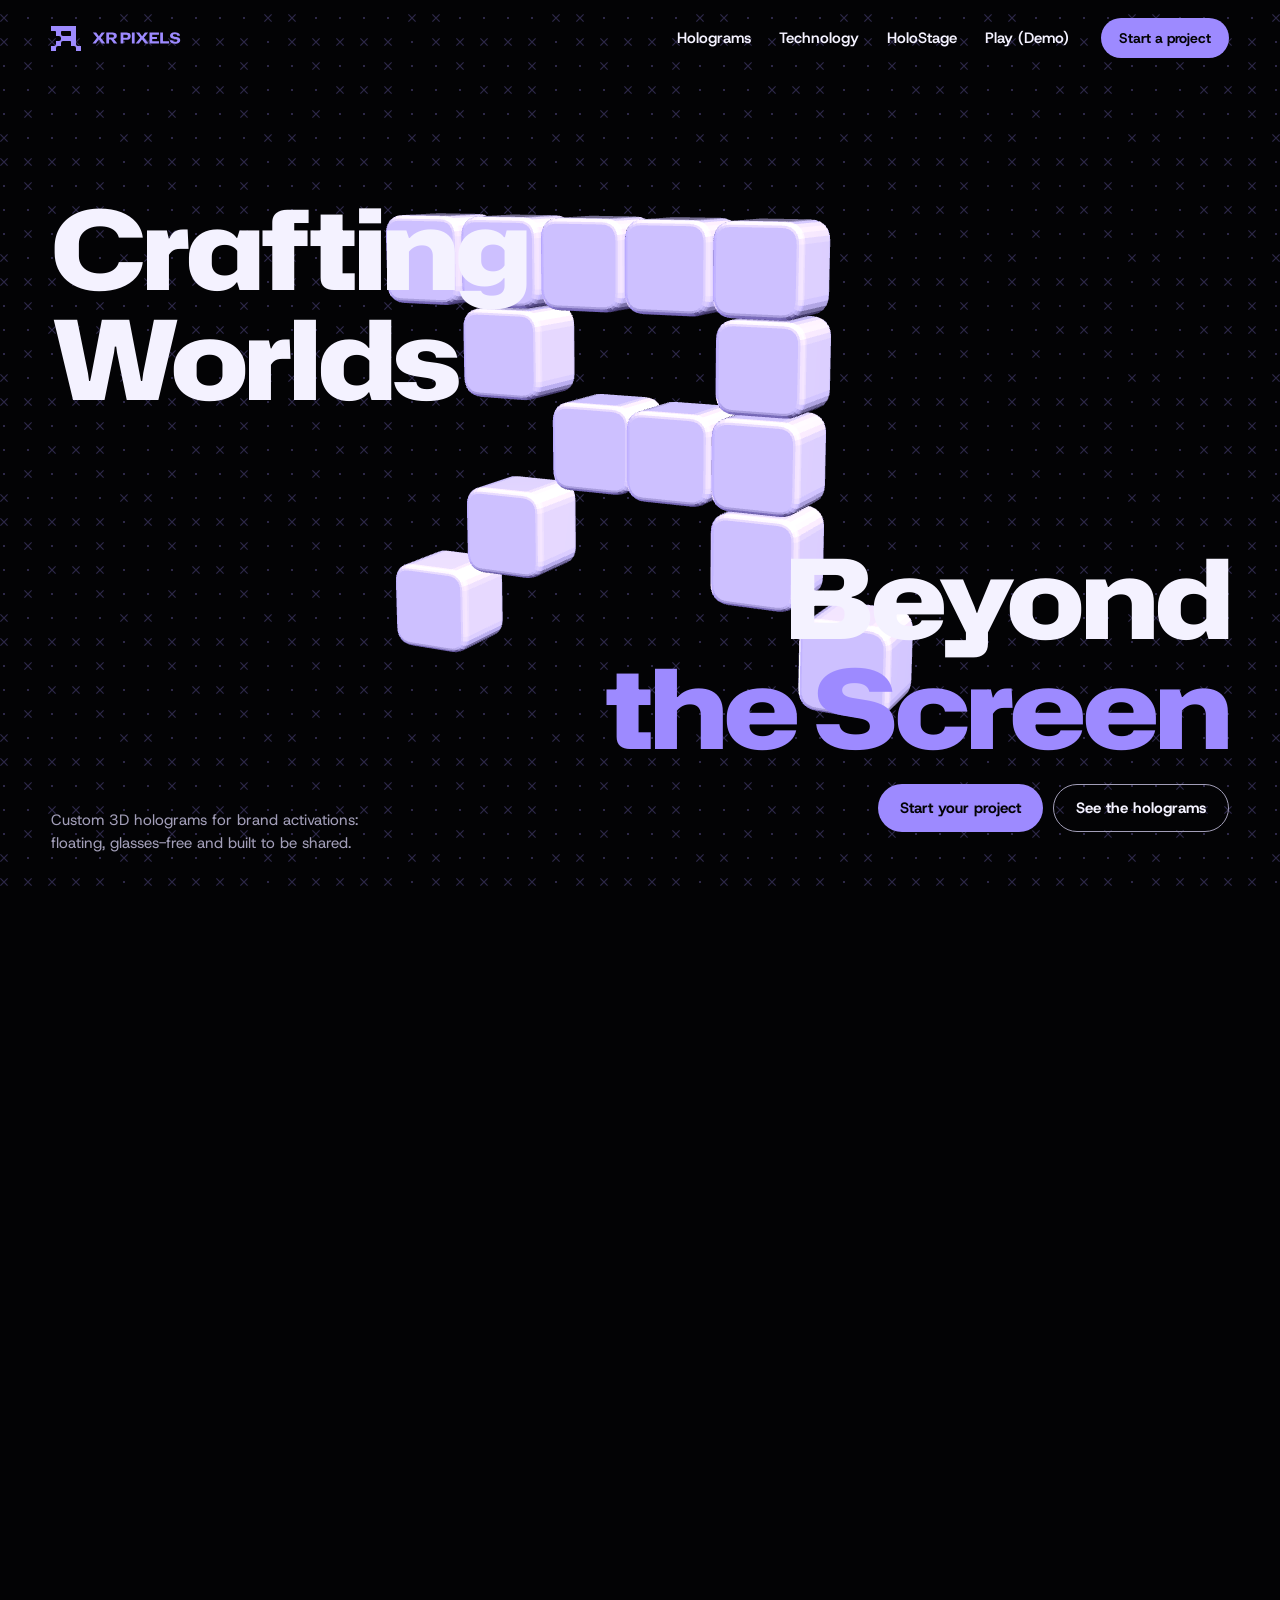
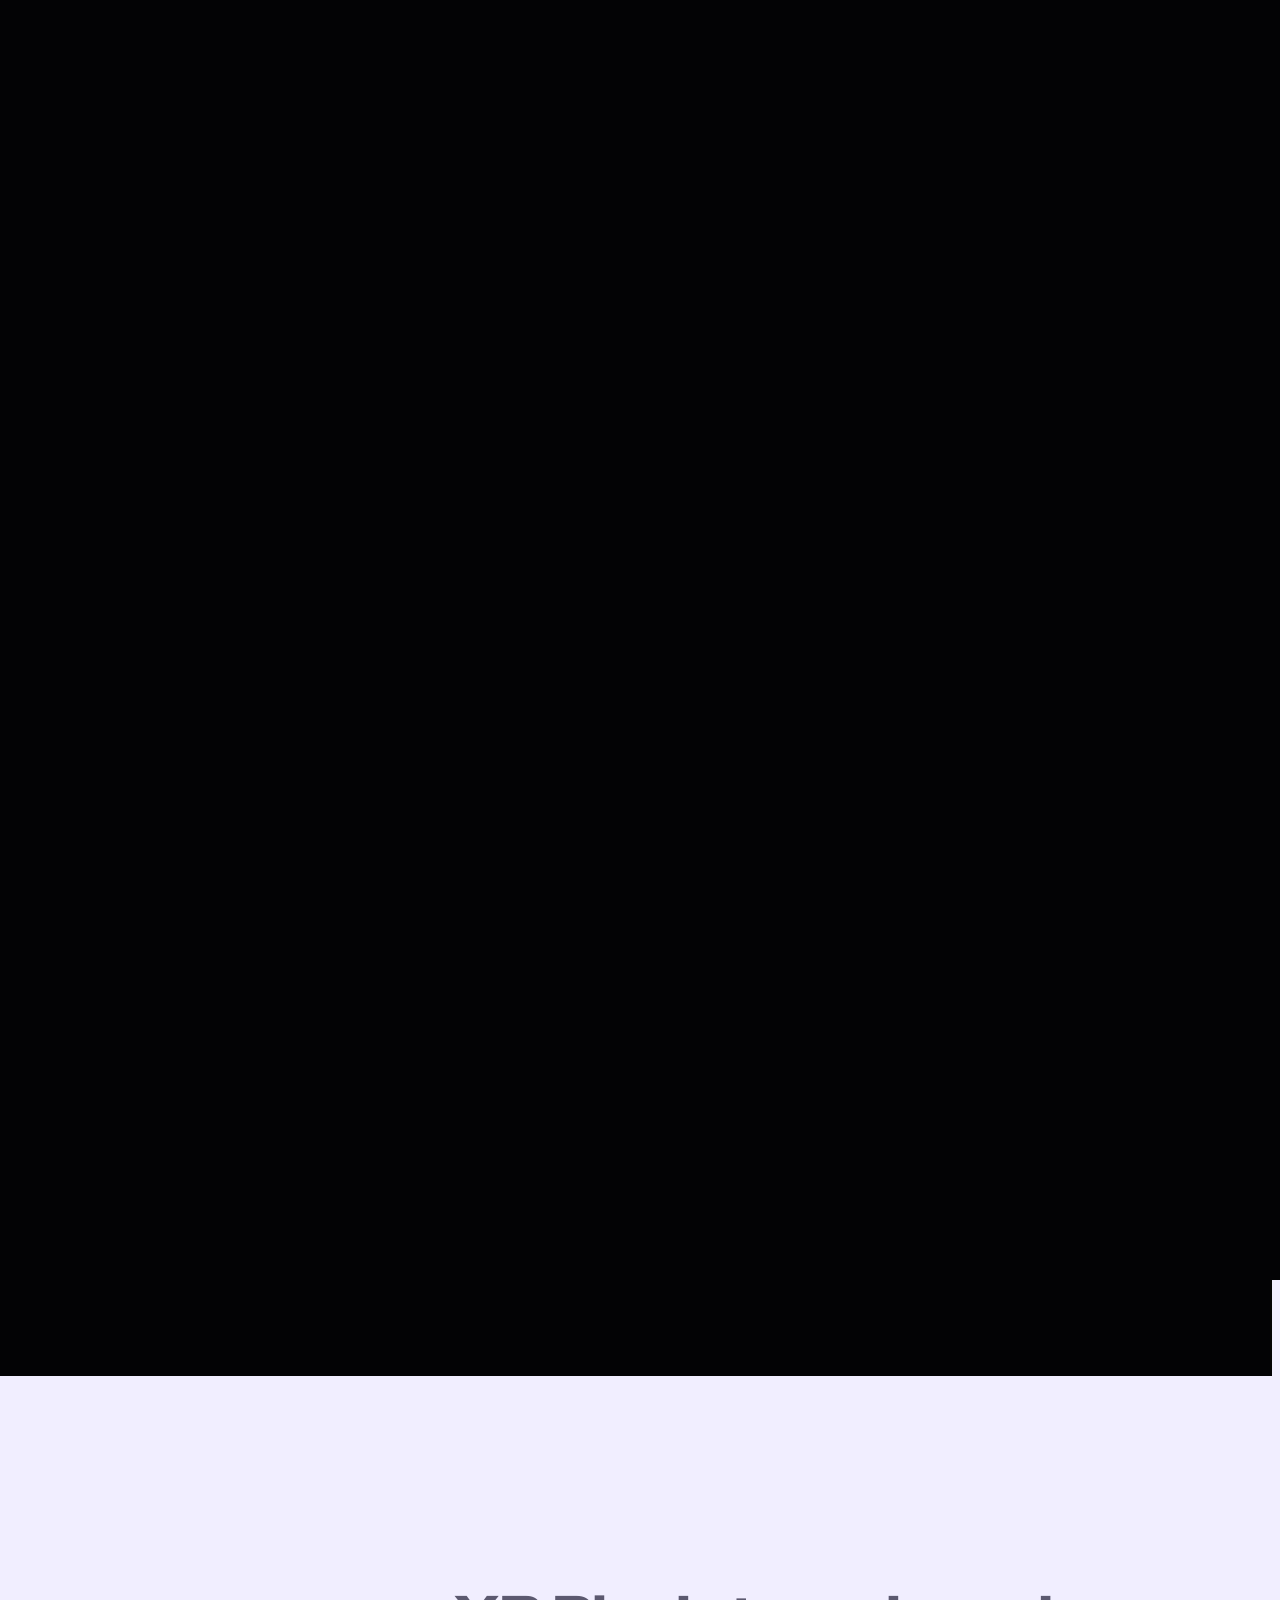
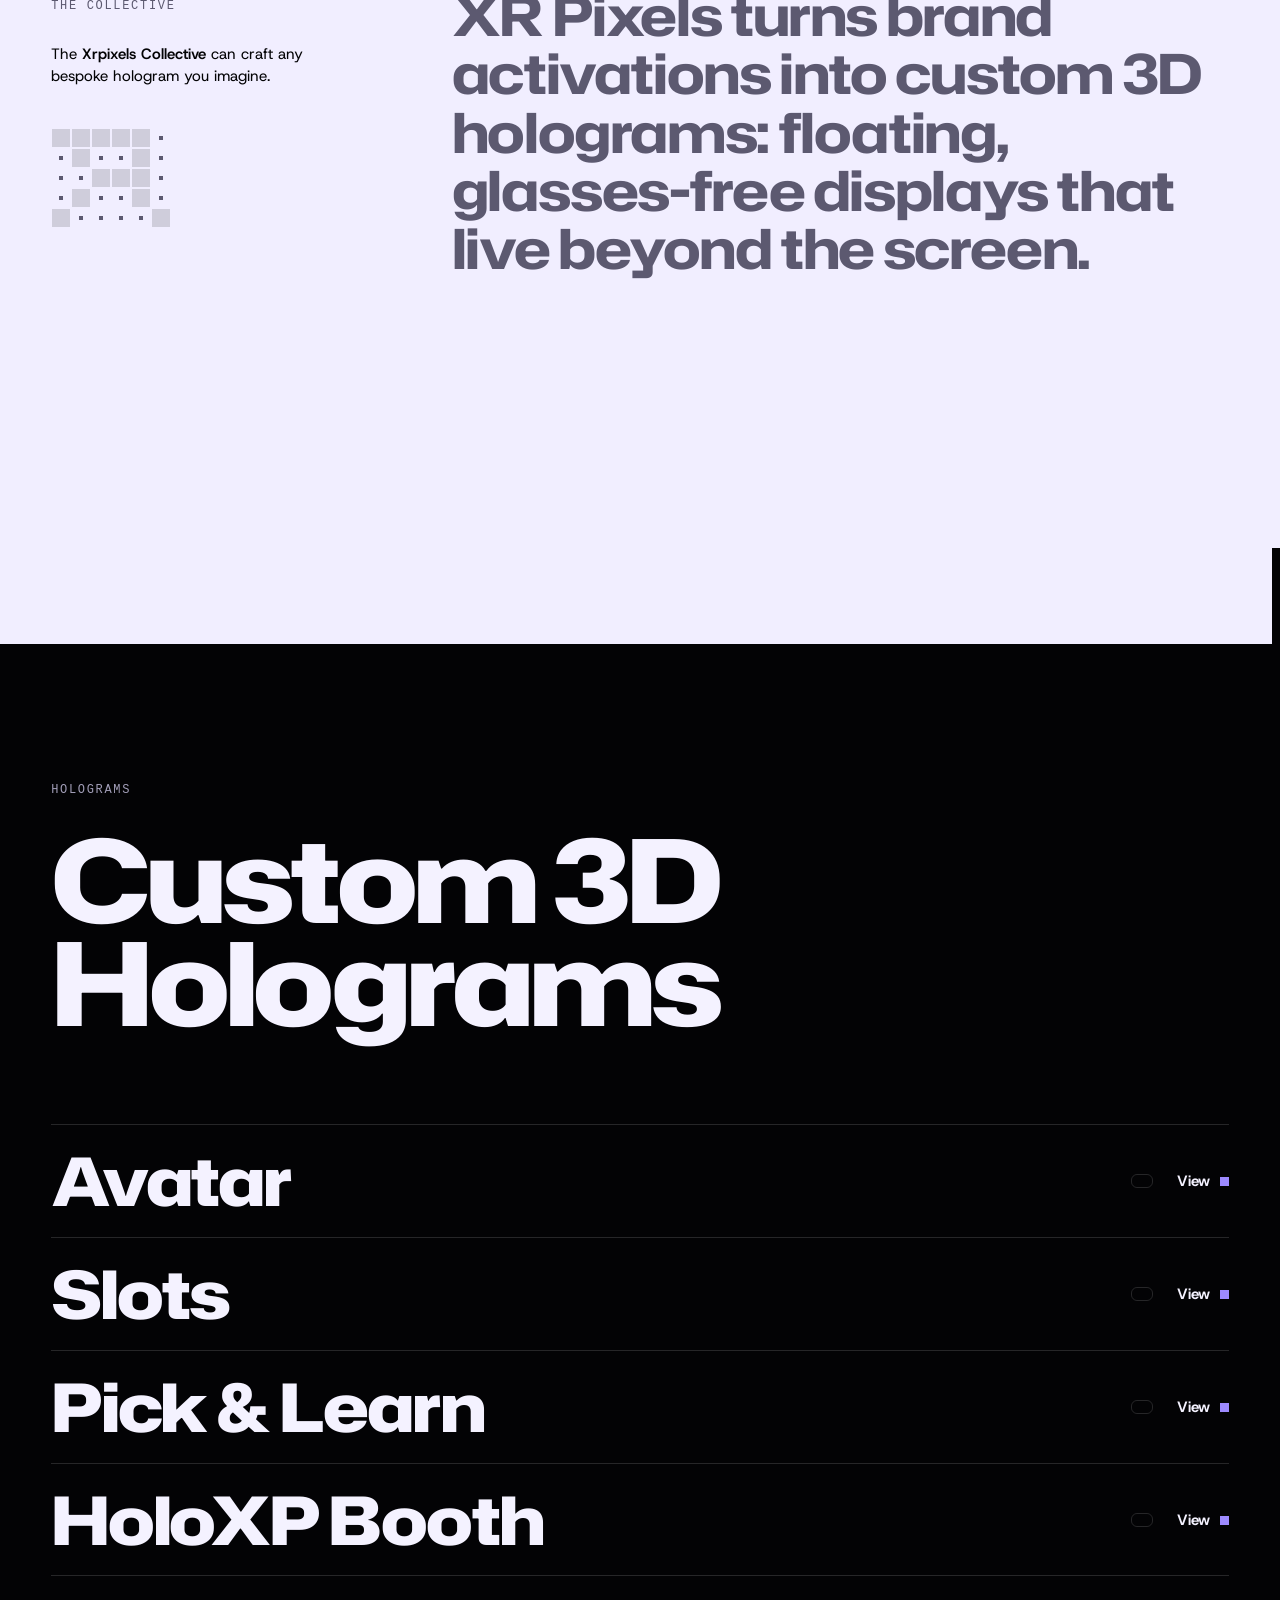
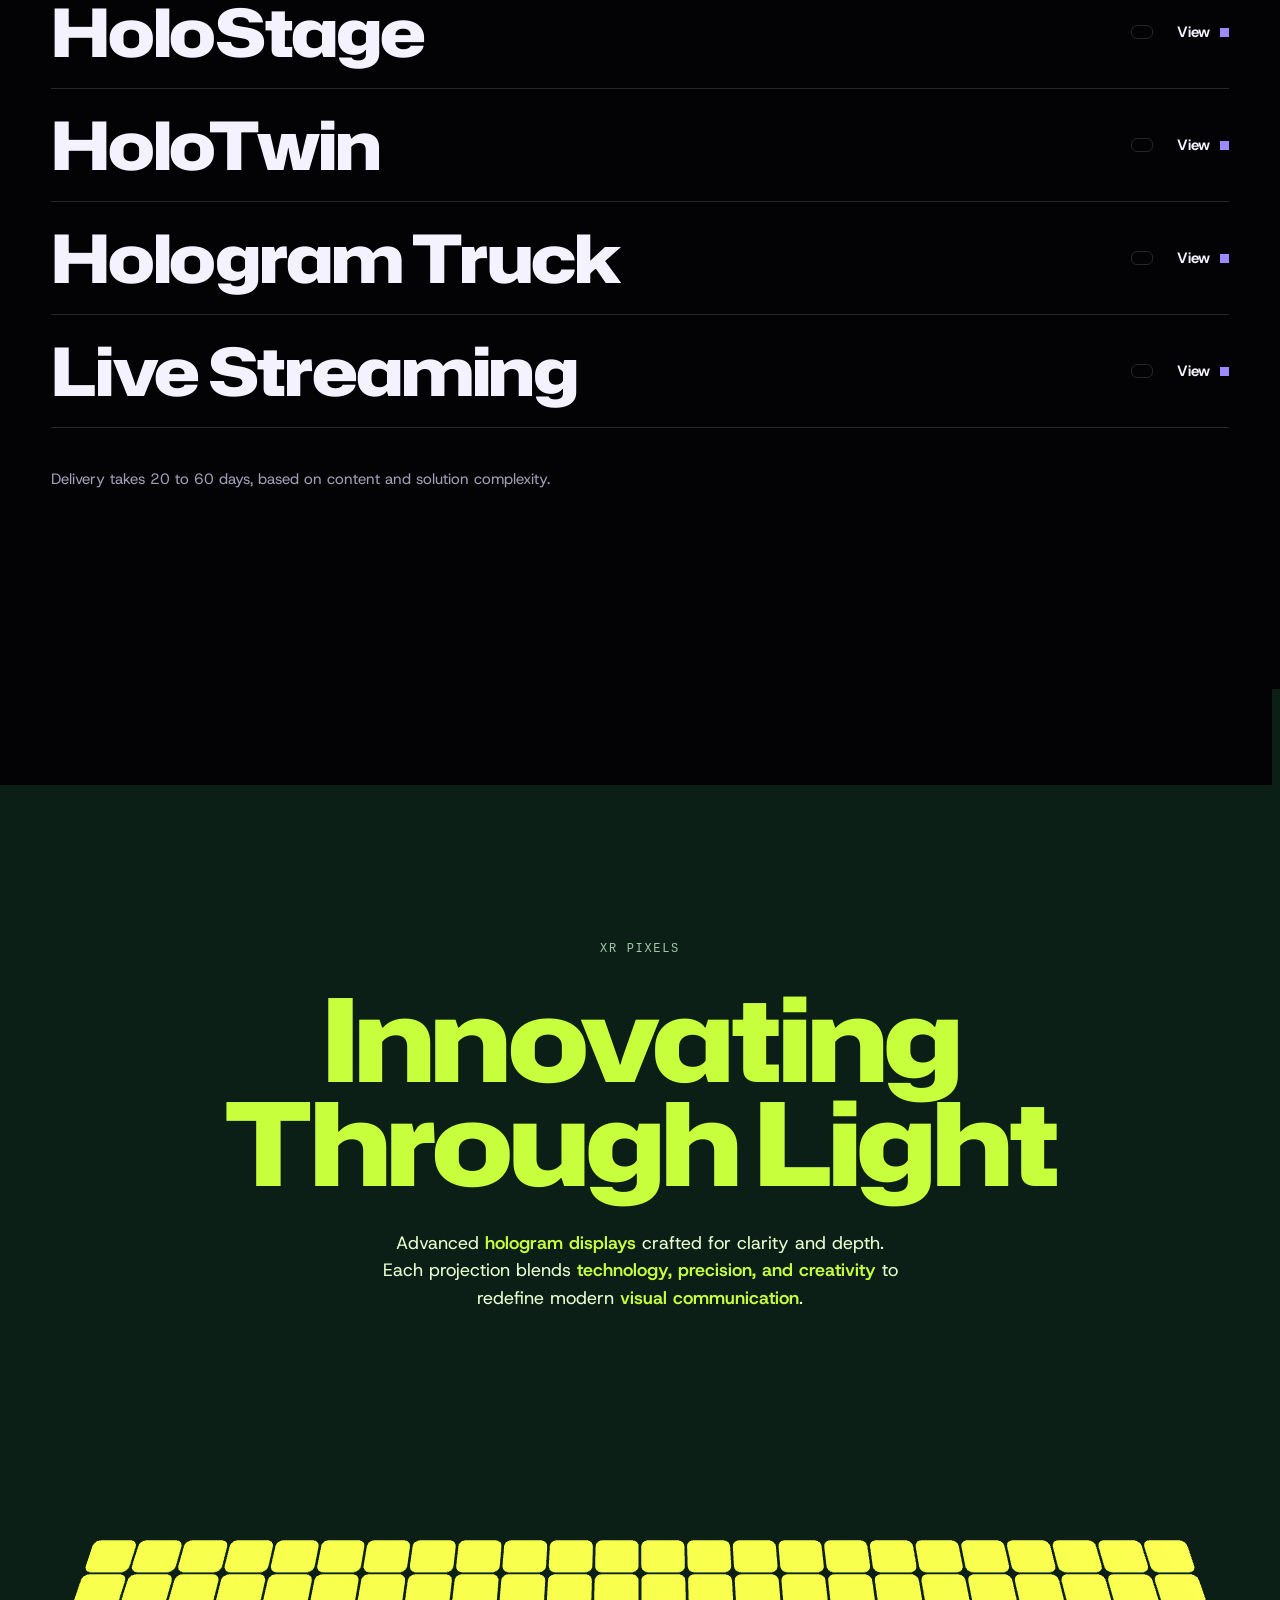
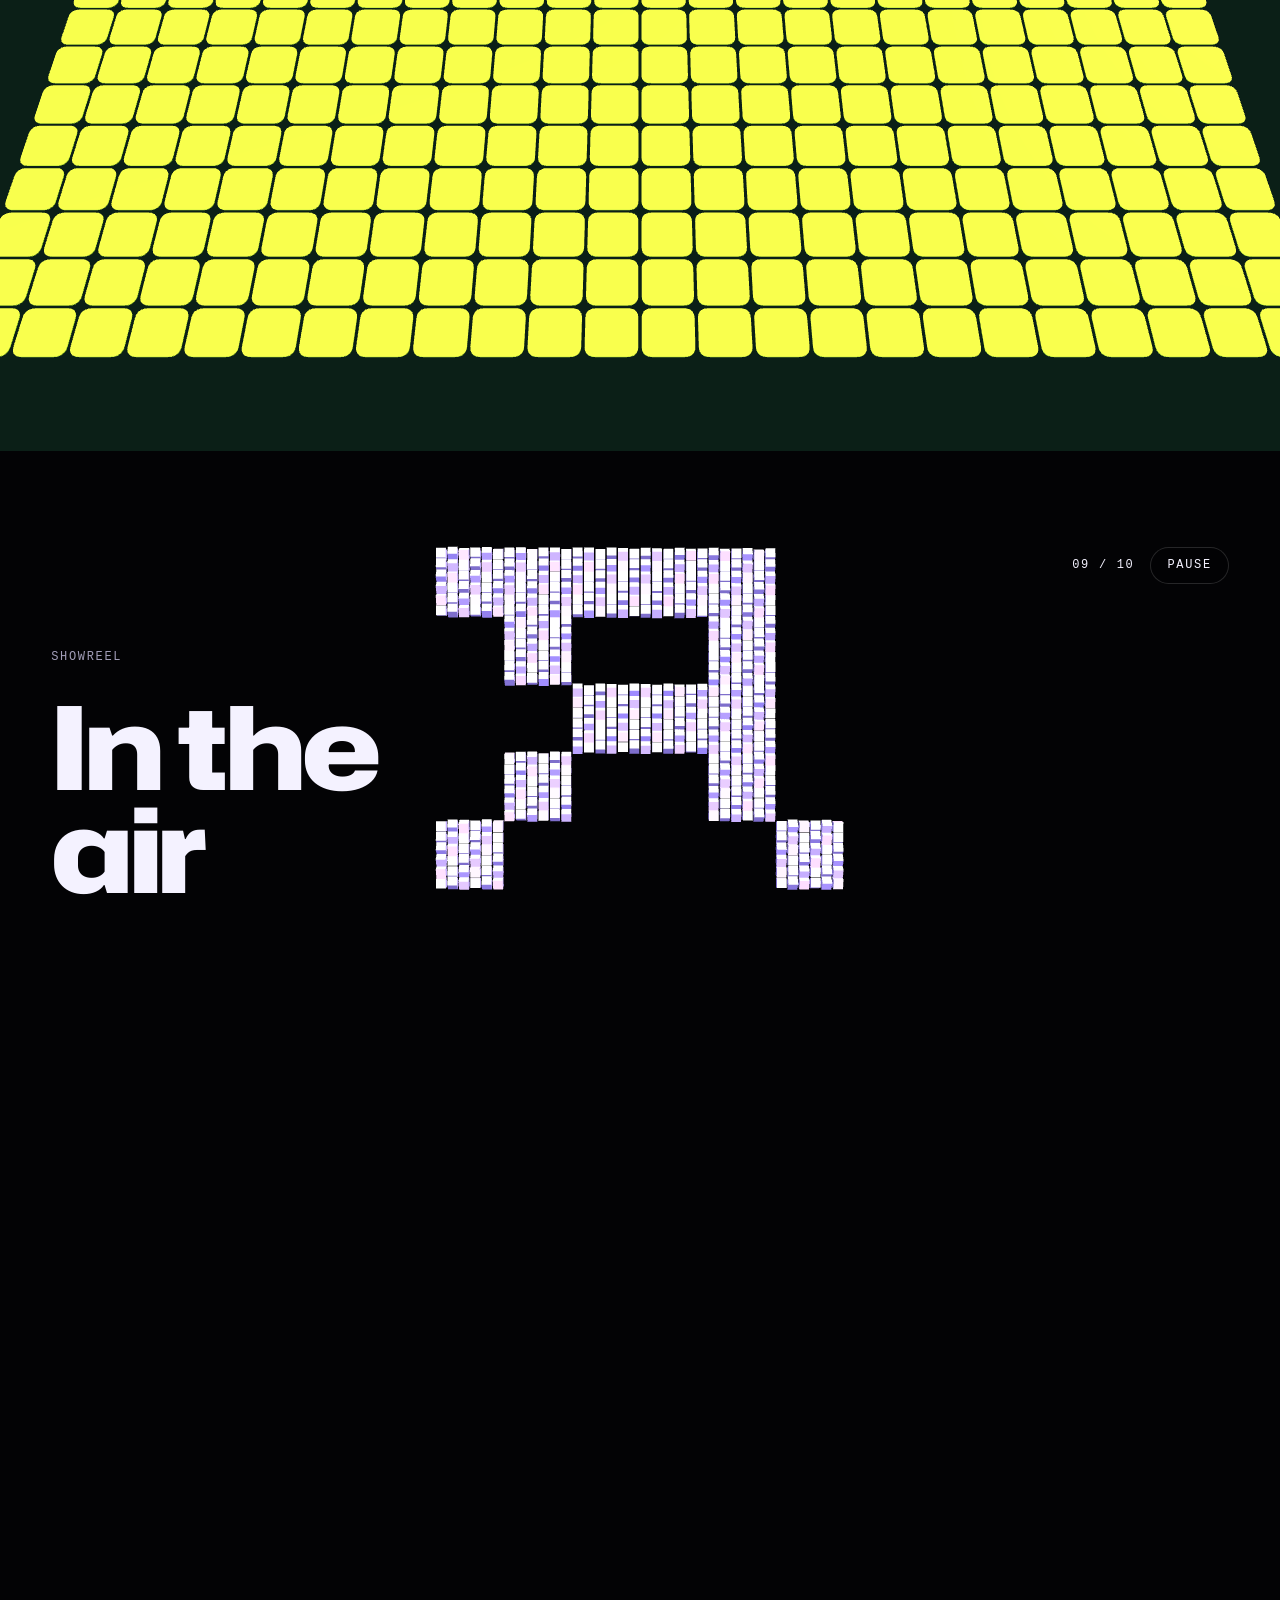
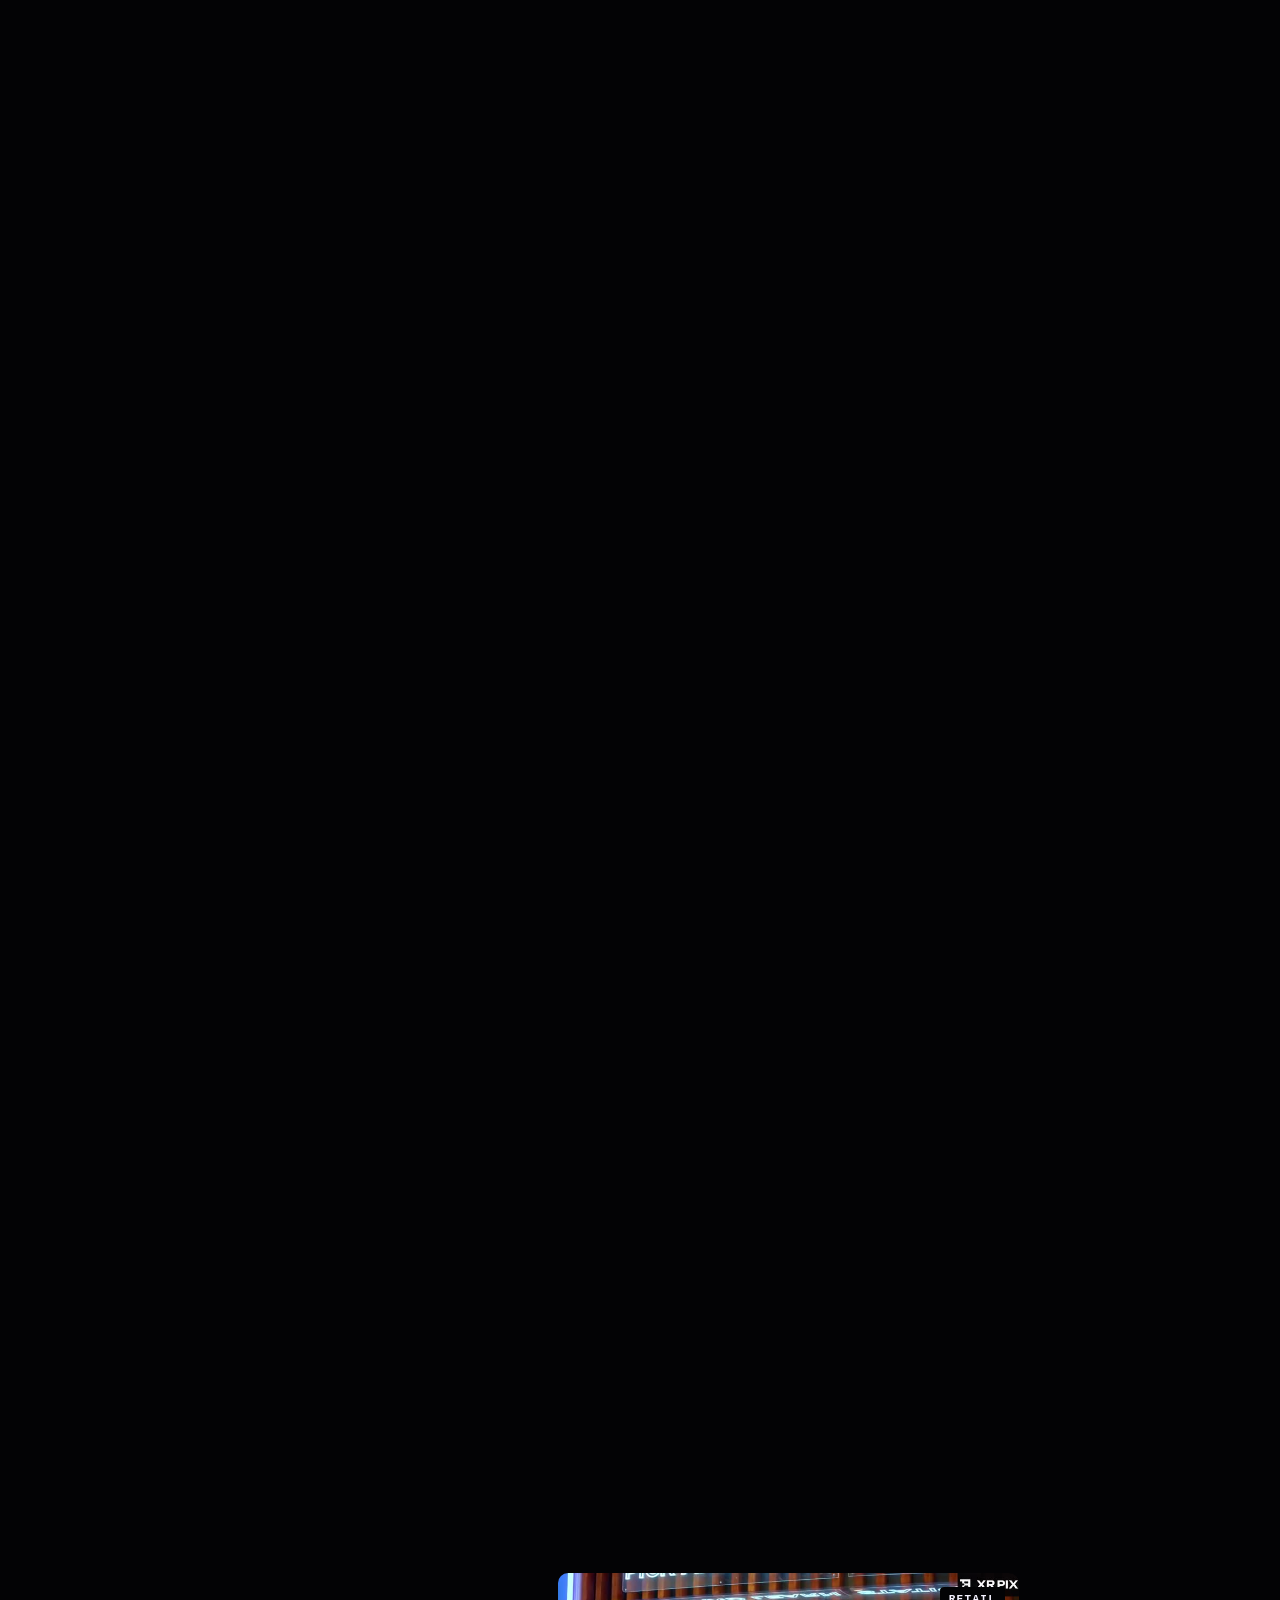
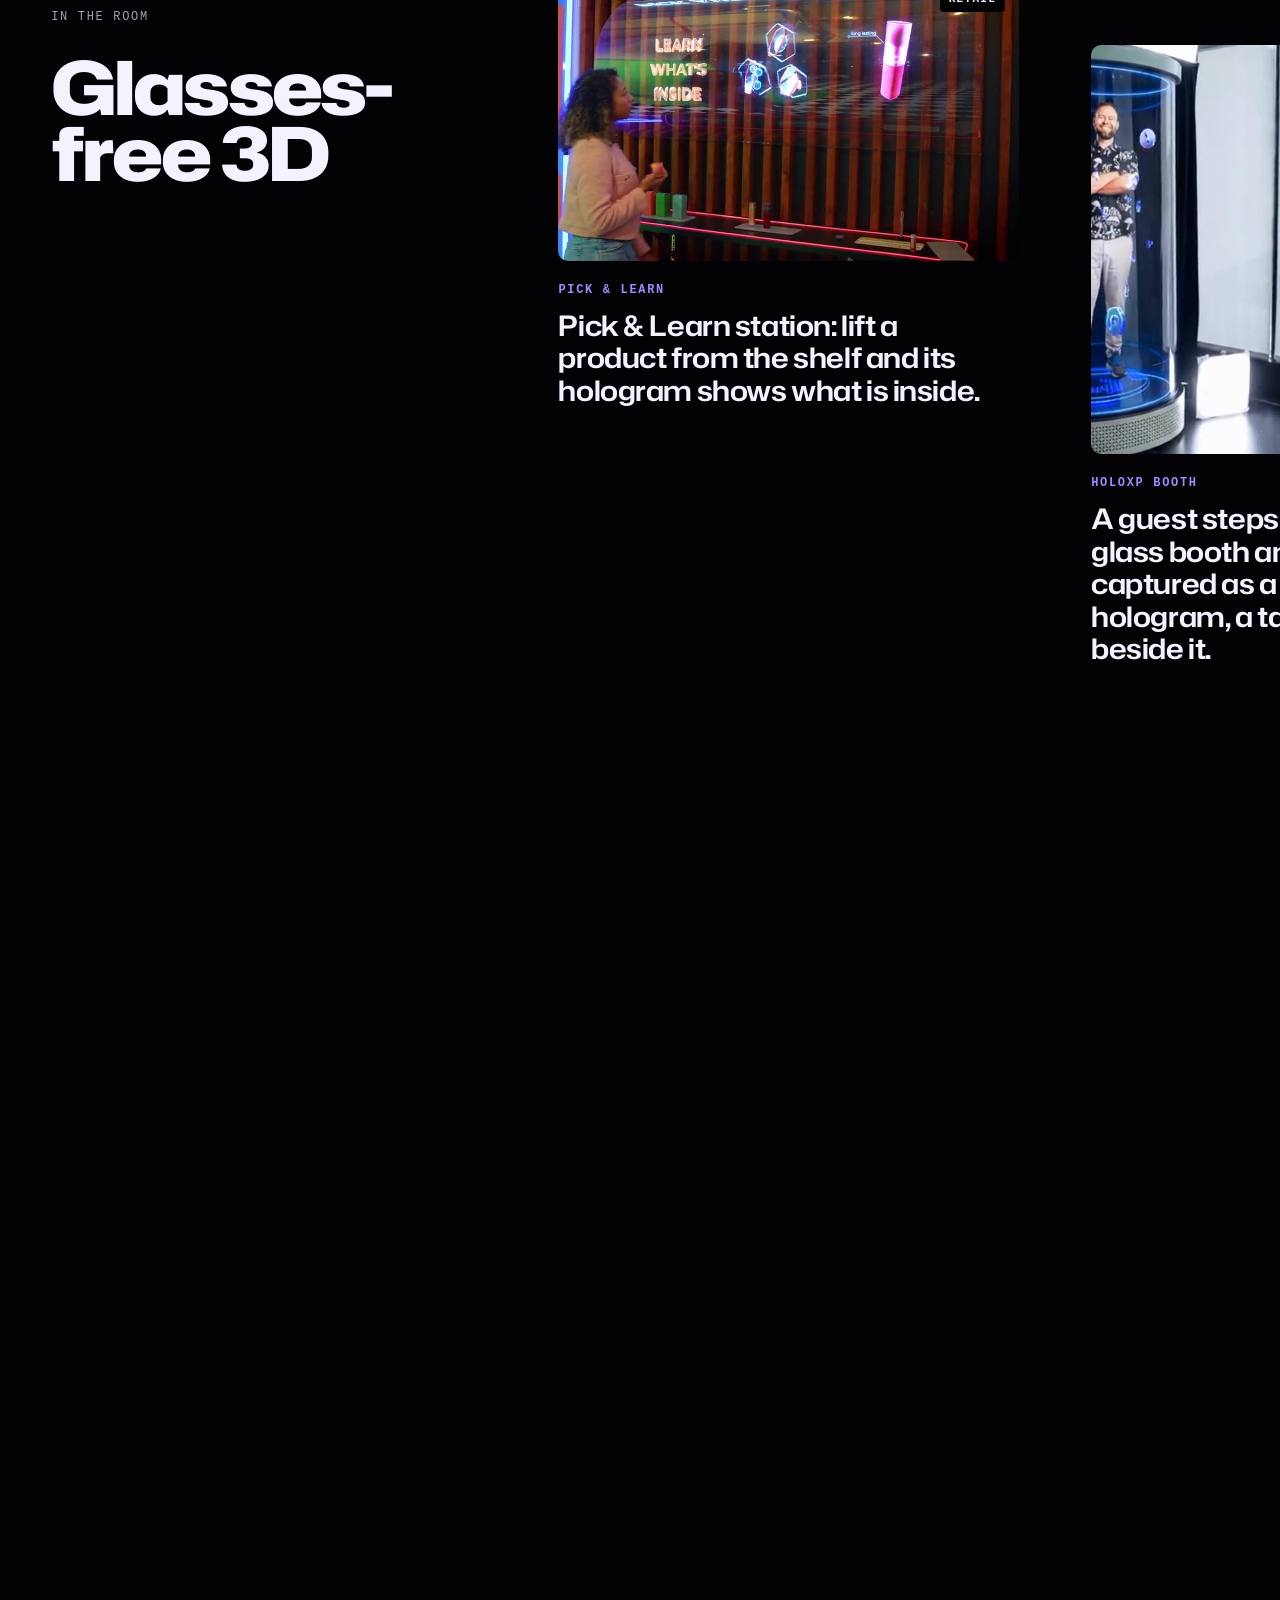
<file: index.html>
<!doctype html>
<html lang="en">
<head>
<meta charset="utf-8">
<meta name="viewport" content="width=device-width, initial-scale=1">
<title>XR Pixels: Beyond the Screen</title>
<meta name="description" content="XR Pixels turns brand activations into custom 3D holograms: floating, glasses-free displays that live beyond the screen.">
<link rel="icon" href="./favicon.svg" type="image/svg+xml">
<link rel="icon" href="./favicon-32.png" sizes="32x32" type="image/png">
<link rel="apple-touch-icon" href="./apple-touch-icon.png">
<meta property="og:type" content="website">
<meta property="og:title" content="XR Pixels: Beyond the Screen">
<meta property="og:description" content="Custom 3D holograms for brand activations: floating, glasses-free and built to be shared.">
<link rel="preload" href="./fonts/HubotSans-VF.ttf" as="font" type="font/ttf" crossorigin>
<link rel="stylesheet" href="v2.css">
<!-- v2 structure duplicated from MakeReign (craft-ref, mr-0..9), content from the live XR Pixels site (content-ref).
     Section map: 0 header / 1 hero (mr-0) / 2 zoom-through dissolve (mr-1) / 3 haze statement (mr-2) /
     4 collective index rows (mr-3) / 5 signal chapter (mr-4) / 6 pinned gallery (mr-5..7) /
     7 premiere + giant links (mr-8) / 8 contact + footer (mr-9). -->
</head>
<body>
<a class="skip" href="#main">Skip to content</a>

<!-- 0 · Header (mr-0 header: wordmark left, small links, pill, Menu.) -->
<header class="top" id="top" data-theme="dark">
  <a class="brand" href="#hero" aria-label="XR Pixels, back to top">
    <svg class="brand-mark" viewBox="0 0 60 50" aria-hidden="true"><path d="M0 0h50v10h-50ZM10 10h10v10h-10ZM40 10h10v10h-10ZM20 20h30v10h-30ZM10 30h10v10h-10ZM40 30h10v10h-10ZM0 40h10v10h-10ZM50 40h10v10h-10ZM10 10L10 11.75A1.75 1.75 0 0 0 8.25 10ZM10 40L6 40A4 4 0 0 0 10 36ZM10 40L14 40A4 4 0 0 0 10 44ZM20 10L21.75 10A1.75 1.75 0 0 0 20 11.75ZM20 20L20 16A4 4 0 0 0 24 20ZM20 20L20 24A4 4 0 0 0 16 20ZM20 30L16 30A4 4 0 0 0 20 26ZM20 30L24 30A4 4 0 0 0 20 34ZM40 10L40 11.75A1.75 1.75 0 0 0 38.25 10ZM40 20L38.25 20A1.75 1.75 0 0 0 40 18.25ZM40 30L40 31.75A1.75 1.75 0 0 0 38.25 30ZM50 40L50 36A4 4 0 0 0 54 40ZM50 40L50 44A4 4 0 0 0 46 40Z"/></svg>
    <span class="brand-word" aria-hidden="true"><svg viewBox="0 0 861.404 192" id="wm" focusable="false"><path fill="currentColor" transform="translate(44.681 144) scale(0.1316872)" d="M25.200078947772475 0.0 327.47455283025386 -380.3332661910107 46.23372722313789 -729.0H266.47400352949364L444.84430136603595 -486.0678600893768H453.97777141645037L633.4148490467021 -729.0H848.3550272920972L571.0475846516886 -381.93328328064587L870.3219669840432 0.0H648.0482132986733L449.177565523063 -264.33181967397513H439.4108248047877L241.04029096355504 0.0Z"/><path fill="currentColor" transform="translate(160.83 144) scale(0.1316872)" d="M58.367022309233604 0.0V-729.0H491.646871332571Q577.9816430678666 -729.0 636.2658854177098 -701.1165584305724Q694.5501277675529 -673.2331168611447 723.9338684055954 -623.0163358564328Q753.317609043638 -572.7995548517207 753.317609043638 -505.23284017678094Q753.317609043638 -444.89886393771565 728.9170513868555 -399.83189595879367Q704.5164937300732 -354.76492797987163 660.4822340861535 -327.6315515135676Q616.4479744422338 -300.49817504726354 556.080195303321 -293.03170125231645L548.7800117941847 -293.53159341988965L551.8134138949415 -305.4985107380152L786.9856571398626 0.0H562.111961643115L365.4077099413278 -262.5313106335749H224.87176474556804V-400.2675992784302H457.44548013154673Q506.34551796990155 -400.2675992784302 532.1289068445491 -421.9838777640065Q557.9122957191965 -443.7001562495828 557.9122957191965 -481.132882083103V-508.69828653877477Q557.9122957191965 -546.6308760640968 531.8456441081814 -568.0473067312885Q505.7789924971662 -589.4637373984802 457.44548013154673 -589.4637373984802H240.4717818352032V0.0Z"/><path fill="currentColor" transform="translate(285.801 144) scale(0.1316872)" d="M58.367022309233604 0.0V-729.0H448.8788916053176Q500.2461336265107 -729.0 543.5633823629792 -718.6999456801191Q586.8806310994477 -708.3998913602381 620.9811802114125 -688.1330834996402Q655.0817293233773 -667.8662756390422 678.7654652853435 -638.549401249446Q702.4492012473097 -609.2325268598496 714.9327809596932 -570.9822684761236Q727.4163606720766 -532.7320100923976 727.4163606720766 -485.9983052535107Q727.4163606720766 -407.964587801839 692.6658439098399 -353.64755166881787Q657.9153271476031 -299.33051553579674 595.2143896501063 -271.1136124607723Q532.5134521526097 -242.89670938574778 447.71218221456303 -242.89670938574778H224.87176474556804V-380.3328328273199H427.9108980177692Q479.01085204347976 -380.3328328273199 507.1276993727486 -404.265845525553Q535.2445467020175 -428.1988582237861 535.2445467020175 -469.0983833730868V-497.6980322282314Q535.2445467020175 -540.230744631201 506.8610949626715 -563.347125046479Q478.47764322332546 -586.4635054617572 427.9108980177692 -586.4635054617572H240.4717818352032V0.0Z"/><path fill="currentColor" transform="translate(384.039 144) scale(0.1316872)" d="M58.367022309233604 0.0V-729.0H240.8051172025202V0.0Z"/><path fill="currentColor" transform="translate(421.57 144) scale(0.1316872)" d="M25.200078947772475 0.0 327.47455283025386 -380.3332661910107 46.23372722313789 -729.0H266.47400352949364L444.84430136603595 -486.0678600893768H453.97777141645037L633.4148490467021 -729.0H848.3550272920972L571.0475846516886 -381.93328328064587L870.3219669840432 0.0H648.0482132986733L449.177565523063 -264.33181967397513H439.4108248047877L241.04029096355504 0.0Z"/><path fill="currentColor" transform="translate(537.719 144) scale(0.1316872)" d="M58.367022309233604 0.0V-729.0H686.1172167997956V-586.9969523205855H240.4717818352032V-143.1031034251701H687.1503035496373V0.0ZM224.53842937825107 -304.8986096271723V-435.9676802497557H553.0136698410163V-304.8986096271723Z"/><path fill="currentColor" transform="translate(631.348 144) scale(0.1316872)" d="M58.367022309233604 0.0V-729.0H240.4717818352032V-143.43651610472807H645.2501823179521V0.0Z"/><path fill="currentColor" transform="translate(718.525 144) scale(0.1316872)" d="M379.1749084519594 10.3667496719758Q269.1724711136768 10.3667496719758 194.07073893771565 -18.333367921486477Q118.96900676175446 -47.03348551494876 78.53463400122264 -99.46687357704587Q38.10026124069082 -151.900261639143 31.099939787824834 -223.10003133795155H212.33830771682142Q216.97181438937264 -185.2008561172883 238.7057145324149 -161.30130044780185Q260.43961467545716 -137.4017447783154 297.8403818847114 -126.5352585698095Q335.24114909396565 -115.66877236130361 384.40858073667675 -115.66877236130361Q417.50918783803763 -115.66877236130361 444.1930102651714 -120.58536070395279Q470.87683269230513 -125.50194904660196 490.02717875741666 -135.55183450933055Q509.17752482252814 -145.60171997205913 519.5610630270417 -161.3849745724921Q529.9446012315552 -177.16822917292507 529.9446012315552 -199.5015787781278Q529.9446012315552 -224.50099284480007 518.1446659310113 -241.58392843523362Q506.3447306304673 -258.66686402566717 481.8945825220346 -269.683157158012Q457.44443441360187 -280.69945029035694 419.5772208786109 -287.49901734597967L274.0396765335945 -313.76439289613575Q201.63729899860414 -326.49708453995504 151.1027189188102 -351.63034707188126Q100.5681388390163 -376.76360960380754 74.2176833163772 -416.6805316032247Q47.86722779373812 -456.59745360264196 47.86722779373812 -513.8645300220996Q47.86722779373812 -566.7983585563998 70.66772868777304 -608.1820829225729Q93.46822958180795 -649.5658072887461 136.23585429546478 -678.8327728248016Q179.0034790091216 -708.099738360857 239.0715954638868 -723.3165570046976Q299.139711918652 -738.5333756485383 373.7416678954014 -738.5333756485383Q472.97688437009344 -738.5333756485383 544.428450530221 -712.5834065723916Q615.8800166903485 -686.6334374962449 656.7977311245897 -638.4002087347061Q697.7154455588311 -590.1669799731673 705.3824377463311 -521.6004667043339H525.0106913170467Q518.1770670510332 -554.9996744791666 497.74322021088005 -575.3324534163498Q477.3093733707269 -595.6652323535332 445.2421470132942 -605.3483081209062Q413.17492065586146 -615.0313838882792 369.807859700938 -615.0313838882792Q325.7073014360467 -615.0313838882792 296.6068601565087 -605.3314931361499Q267.50641887697066 -595.6316023840208 252.77280356465758 -578.0984200056542Q238.0391882523445 -560.5652376272877 238.0391882523445 -537.3320475218694Q238.0391882523445 -515.2659024979572 249.5891042248282 -499.2662412396844Q261.1390201973119 -483.26657998141167 285.03910279373815 -472.4502396481288Q308.93918539016437 -461.63389931484585 345.8397176117202 -454.73443723990044L476.84341836678493 -432.3687841771841Q549.3453104618441 -420.03631348240367 604.2467500800242 -395.23669149879106Q659.1481896982043 -370.4370695151784 689.8156671159788 -326.7700824126376Q720.4831445337534 -283.10309531009676 720.4831445337534 -212.36859497497971Q720.4831445337534 -158.83482666328547 697.0159790070354 -117.45114095323282Q673.5488134803176 -76.06745524318018 629.03113078248 -47.43383056828378Q584.5134480846425 -18.80020589338738 521.3618965712835 -4.216728110705789Q458.2103450579245 10.3667496719758 379.1749084519594 10.3667496719758Z"/></svg></span>
  </a>
  <nav class="links" aria-label="Primary">
    <a href="#holograms">Holograms</a>
    <a href="#technology">Technology</a>
    <a href="#holostage">HoloStage</a>
    <a href="./new-york/">Play (Demo)</a>
  </nav>
  <a class="pill" href="./brief/">Start a project</a>
  <a class="menu-btn" id="menuBtn" href="#footer-nav">Menu<span aria-hidden="true">.</span></a>
</header>

<dialog class="menu" id="menu" aria-label="Menu">
  <div class="menu-in">
    <div class="menu-top">
      <span class="mono">XR PIXELS</span>
      <button class="menu-close" id="menuClose" type="button">Close</button>
    </div>
    <nav aria-label="Menu">
      <a href="#holograms">Holograms</a>
      <a href="#technology">Technology</a>
      <a href="#holostage">HoloStage</a>
      <a href="./new-york/">Play (Demo)</a>
      <a href="#contact">Contact</a>
    </nav>
    <p class="mono menu-foot">Custom 3D Holograms</p>
  </div>
</dialog>

<main id="main">

<!-- 1 + 2 · Hero (mr-0 split headline around one object) and zoom-through (mr-1) -->
<section class="hero" id="hero" data-theme="dark">
  <div class="stage">
    <div class="matrix" aria-hidden="true"></div>
    <svg class="static-mark" viewBox="0 0 60 50" aria-hidden="true"><rect x="0.5" y="0.5" width="9" height="9"/><rect x="10.5" y="0.5" width="9" height="9"/><rect x="20.5" y="0.5" width="9" height="9"/><rect x="30.5" y="0.5" width="9" height="9"/><rect x="40.5" y="0.5" width="9" height="9"/><rect x="10.5" y="10.5" width="9" height="9"/><rect x="40.5" y="10.5" width="9" height="9"/><rect x="20.5" y="20.5" width="9" height="9"/><rect x="30.5" y="20.5" width="9" height="9"/><rect x="40.5" y="20.5" width="9" height="9"/><rect x="10.5" y="30.5" width="9" height="9"/><rect x="40.5" y="30.5" width="9" height="9"/><rect x="0.5" y="40.5" width="9" height="9"/><rect x="50.5" y="40.5" width="9" height="9"/></svg>
    <canvas id="gl" aria-hidden="true"></canvas>
    <canvas id="px" aria-hidden="true"></canvas>
    <h1 class="h" aria-label="Crafting Worlds Beyond the Screen">
      <span class="a" aria-hidden="true">Crafting</span><span class="b" aria-hidden="true">Worlds</span>
      <span class="c" aria-hidden="true">Beyond</span><span class="d" aria-hidden="true">the Screen</span>
    </h1>
    <div class="hero-cta">
      <a class="btn solid" href="./brief/">Start your project</a>
      <a class="btn ghost" href="#holograms">See the holograms</a>
    </div>
    <p class="meta">Custom 3D holograms for brand activations: floating, glasses-free and built to be shared.</p>
  </div>
    <figure class="reveal" aria-hidden="true">
      <img src="./card-premiere.png" alt="" width="760" height="475" decoding="async" fetchpriority="low">
      <figcaption><span class="mono">The Collective</span><span class="rv-n">HoloStage</span></figcaption>
    </figure>
</section>

<!-- 3 · Haze statement band (mr-2) -->
<section class="about light" id="about" data-theme="light">
  <div class="edge" data-from="#030305" aria-hidden="true"></div>
  <div class="grid6">
    <div class="about-l">
      <p class="mono idx">The Collective</p>
      <p class="small">The <b>Xrpixels Collective</b> can craft any bespoke hologram you imagine.</p>
      <svg class="minimark" viewBox="0 0 60 50" aria-hidden="true"><rect class="on" x="0.5" y="0.5" width="9" height="9"/><rect class="on" x="10.5" y="0.5" width="9" height="9"/><rect class="on" x="20.5" y="0.5" width="9" height="9"/><rect class="on" x="30.5" y="0.5" width="9" height="9"/><rect class="on" x="40.5" y="0.5" width="9" height="9"/><rect class="off" x="54" y="4" width="2" height="2"/><rect class="off" x="4" y="14" width="2" height="2"/><rect class="on" x="10.5" y="10.5" width="9" height="9"/><rect class="off" x="24" y="14" width="2" height="2"/><rect class="off" x="34" y="14" width="2" height="2"/><rect class="on" x="40.5" y="10.5" width="9" height="9"/><rect class="off" x="54" y="14" width="2" height="2"/><rect class="off" x="4" y="24" width="2" height="2"/><rect class="off" x="14" y="24" width="2" height="2"/><rect class="on" x="20.5" y="20.5" width="9" height="9"/><rect class="on" x="30.5" y="20.5" width="9" height="9"/><rect class="on" x="40.5" y="20.5" width="9" height="9"/><rect class="off" x="54" y="24" width="2" height="2"/><rect class="off" x="4" y="34" width="2" height="2"/><rect class="on" x="10.5" y="30.5" width="9" height="9"/><rect class="off" x="24" y="34" width="2" height="2"/><rect class="off" x="34" y="34" width="2" height="2"/><rect class="on" x="40.5" y="30.5" width="9" height="9"/><rect class="off" x="54" y="34" width="2" height="2"/><rect class="on" x="0.5" y="40.5" width="9" height="9"/><rect class="off" x="14" y="44" width="2" height="2"/><rect class="off" x="24" y="44" width="2" height="2"/><rect class="off" x="34" y="44" width="2" height="2"/><rect class="off" x="44" y="44" width="2" height="2"/><rect class="on" x="50.5" y="40.5" width="9" height="9"/></svg>
    </div>
    <p class="statement" id="statement">XR Pixels turns brand activations into custom 3D holograms: floating, glasses-free displays that live beyond the screen.</p>
  </div>
</section>

<!-- 4 · The Collective index rows (mr-3) -->
<section class="collective" id="holograms" data-theme="dark">
  <div class="edge" data-from="#f1eeff" aria-hidden="true"></div>
  <div class="sec-head">
    <p class="mono idx">Holograms</p>
    <h2 class="display">Custom 3D<br>Holograms</h2>
  </div>
  <ol class="rows">
    <li><a href="./holo/live-avatar.mp4" class="row shot" data-shot="./holo/live-avatar.jpg" data-vid="./holo/live-avatar.mp4" data-label="Avatar"><span class="r-n">Avatar</span><span class="r-t mono"></span><span class="r-v">View</span><img class="r-th" src="./holo/live-avatar.jpg" alt="" width="960" height="540" loading="lazy" decoding="async"></a></li>
    <li><a href="./holo/live-slots.mp4" class="row shot" data-shot="./holo/live-slots.jpg" data-vid="./holo/live-slots.mp4" data-label="Slots"><span class="r-n">Slots</span><span class="r-t mono"></span><span class="r-v">View</span><img class="r-th" src="./holo/live-slots.jpg" alt="" width="960" height="540" loading="lazy" decoding="async"></a></li>
    <li><a href="./holo/live-picklearn.mp4" class="row shot" data-shot="./holo/live-picklearn.jpg" data-vid="./holo/live-picklearn.mp4" data-label="Pick &amp; Learn"><span class="r-n">Pick &amp; Learn</span><span class="r-t mono"></span><span class="r-v">View</span><img class="r-th" src="./holo/live-picklearn.jpg" alt="" width="960" height="540" loading="lazy" decoding="async"></a></li>
    <li><a href="./holo/live-holobooth.mp4" class="row shot" data-shot="./holo/live-holobooth.jpg" data-vid="./holo/live-holobooth.mp4" data-label="HoloXP Booth"><span class="r-n">HoloXP Booth</span><span class="r-t mono"></span><span class="r-v">View</span><img class="r-th" src="./holo/live-holobooth.jpg" alt="" width="960" height="540" loading="lazy" decoding="async"></a></li>
    <li><a href="./holo/live-giant-head.mp4" class="row shot" data-shot="./holo/live-giant-head.jpg" data-vid="./holo/live-giant-head.mp4" data-label="HoloStage"><span class="r-n">HoloStage</span><span class="r-t mono"></span><span class="r-v">View</span><img class="r-th" src="./holo/live-giant-head.jpg" alt="" width="960" height="540" loading="lazy" decoding="async"></a></li>
    <li><a href="./holo/live-avatar-desk.mp4" class="row shot" data-shot="./holo/live-avatar-desk.jpg" data-vid="./holo/live-avatar-desk.mp4" data-label="HoloTwin"><span class="r-n">HoloTwin</span><span class="r-t mono"></span><span class="r-v">View</span><img class="r-th" src="./holo/live-avatar-desk.jpg" alt="" width="960" height="540" loading="lazy" decoding="async"></a></li>
    <li><a href="./holo/live-boxing-strip.mp4" class="row shot" data-shot="./holo/live-boxing-strip.jpg" data-vid="./holo/live-boxing-strip.mp4" data-label="Hologram Truck"><span class="r-n">Hologram Truck</span><span class="r-t mono"></span><span class="r-v">View</span><img class="r-th" src="./holo/live-boxing-strip.jpg" alt="" width="640" height="360" loading="lazy" decoding="async"></a></li>
    <li><a href="./holo/live-streaming.mp4" class="row shot" data-shot="./holo/live-streaming.jpg" data-vid="./holo/live-streaming.mp4" data-label="Live Streaming"><span class="r-n">Live Streaming</span><span class="r-t mono"></span><span class="r-v">View</span><img class="r-th" src="./holo/live-streaming.jpg" alt="" width="960" height="540" loading="lazy" decoding="async"></a></li>
  </ol>
  <p class="note">Delivery takes 20 to 60 days, based on content and solution complexity.</p>
  <div class="peek" aria-hidden="true"><div class="pix"></div></div>
</section>

<!-- 5 · Signal on Deep Green chapter (mr-4 centred statement, object rising into it) -->
<section class="tech signal" id="technology" data-theme="signal">
  <div class="edge" data-from="#030305" aria-hidden="true"></div>
  <div class="tech-head">
    <p class="mono idx">XR Pixels</p>
    <h2 class="display">Innovating<br>Through Light</h2>
    <p class="lead">Advanced <b>hologram displays</b> crafted for clarity and depth. Each projection blends <b>technology, precision, and creativity</b> to redefine modern <b>visual communication</b>.</p>
  </div>
  <div class="field-wrap"><canvas id="field" aria-hidden="true"></canvas></div>
</section>

<!-- 5b · Showreel: the mark breaks into voxels, becomes a hologram fan and plays the work (Lusion craft-ref) -->
<section class="reel" id="reel" data-theme="dark" aria-label="Showreel">
  <div class="edge" data-from="#0b1f17" data-rest="1" aria-hidden="true"></div>
  <div class="reel-head"><p class="mono idx">Showreel</p><h2 class="display">In the<br>air</h2></div>
  <div class="reel-stage" aria-hidden="true">
    <canvas id="reelgl" aria-hidden="true"></canvas>
    <div class="reel-top"><span class="mono reel-n" id="reelN"></span><button class="reel-btn" id="reelPause" type="button" aria-pressed="false">Pause</button></div>
    <div class="reel-hud"><span class="mono" id="reelTag">XR Pixels</span><span class="reel-name" id="reelName">Light, assembled</span><span class="reel-cap" id="reelCap">The mark breaks into voxels and becomes a hologram fan.</span><button class="reel-btn" id="reelOpen" type="button">Watch this film</button></div>
  </div>
  <ol class="reel-list">
      <li data-clip="live-retail-trainers" data-label="Store launch" data-tag="Retail" data-cap="Trainers burst into light on a store display."><a href="./holo/live-retail-trainers.mp4" class="shot" data-shot="./holo/live-retail-trainers.jpg" data-vid="./holo/live-retail-trainers.mp4" data-label="Store launch"><img src="./holo/live-retail-trainers.jpg" alt="" width="960" height="540" loading="lazy" decoding="async"><span class="mono">Retail</span><span class="rs-n">Store launch</span></a></li>
      <li data-clip="live-giant-head" data-label="Giant head" data-tag="Event" data-cap="A giant floating head above the crowd."><a href="./holo/live-giant-head.mp4" class="shot" data-shot="./holo/live-giant-head.jpg" data-vid="./holo/live-giant-head.mp4" data-label="Giant head"><img src="./holo/live-giant-head.jpg" alt="" width="960" height="540" loading="lazy" decoding="async"><span class="mono">Event</span><span class="rs-n">Giant head</span></a></li>
      <li data-clip="live-race-car" data-label="Race car" data-tag="Display" data-cap="A race car hologram inside a long glass case."><a href="./holo/live-race-car.mp4" class="shot" data-shot="./holo/live-race-car.jpg" data-vid="./holo/live-race-car.mp4" data-label="Race car"><img src="./holo/live-race-car.jpg" alt="" width="848" height="480" loading="lazy" decoding="async"><span class="mono">Display</span><span class="rs-n">Race car</span></a></li>
      <li data-clip="live-boxing-strip" data-label="Hologram truck" data-tag="Outdoor" data-cap="A hologram truck on the Las Vegas Strip at night."><a href="./holo/live-boxing-strip.mp4" class="shot" data-shot="./holo/live-boxing-strip.jpg" data-vid="./holo/live-boxing-strip.mp4" data-label="Hologram truck"><img src="./holo/live-boxing-strip.jpg" alt="" width="640" height="360" loading="lazy" decoding="async"><span class="mono">Outdoor</span><span class="rs-n">Hologram truck</span></a></li>
      <li data-clip="live-avatar" data-label="Avatar" data-tag="Expo" data-cap="Visitors talk to an avatar hologram at a show."><a href="./holo/live-avatar.mp4" class="shot" data-shot="./holo/live-avatar.jpg" data-vid="./holo/live-avatar.mp4" data-label="Avatar"><img src="./holo/live-avatar.jpg" alt="" width="960" height="540" loading="lazy" decoding="async"><span class="mono">Expo</span><span class="rs-n">Avatar</span></a></li>
      <li data-clip="live-holobooth" data-label="HoloXP Booth" data-tag="Booth" data-cap="A guest steps into the booth and becomes a hologram."><a href="./holo/live-holobooth.mp4" class="shot" data-shot="./holo/live-holobooth.jpg" data-vid="./holo/live-holobooth.mp4" data-label="HoloXP Booth"><img src="./holo/live-holobooth.jpg" alt="" width="960" height="540" loading="lazy" decoding="async"><span class="mono">Booth</span><span class="rs-n">HoloXP Booth</span></a></li>
      <li data-clip="live-slots" data-label="Slots" data-tag="Game" data-cap="Pull the lever and the reels spin in mid-air."><a href="./holo/live-slots.mp4" class="shot" data-shot="./holo/live-slots.jpg" data-vid="./holo/live-slots.mp4" data-label="Slots"><img src="./holo/live-slots.jpg" alt="" width="960" height="540" loading="lazy" decoding="async"><span class="mono">Game</span><span class="rs-n">Slots</span></a></li>
      <li data-clip="live-picklearn" data-label="Pick &amp; Learn" data-tag="Retail" data-cap="Lift a product and its hologram shows what is inside."><a href="./holo/live-picklearn.mp4" class="shot" data-shot="./holo/live-picklearn.jpg" data-vid="./holo/live-picklearn.mp4" data-label="Pick &amp; Learn"><img src="./holo/live-picklearn.jpg" alt="" width="960" height="540" loading="lazy" decoding="async"><span class="mono">Retail</span><span class="rs-n">Pick &amp; Learn</span></a></li>
      <li data-clip="live-glass-cube" data-label="Glass cube" data-tag="Display" data-cap="Abstract forms turning inside a glass cube."><a href="./holo/live-glass-cube.mp4" class="shot" data-shot="./holo/live-glass-cube.jpg" data-vid="./holo/live-glass-cube.mp4" data-label="Glass cube"><img src="./holo/live-glass-cube.jpg" alt="" width="960" height="540" loading="lazy" decoding="async"><span class="mono">Display</span><span class="rs-n">Glass cube</span></a></li>
      <li data-clip="live-streaming" data-label="Live Streaming" data-tag="Event" data-cap="A guest beside her live hologram."><a href="./holo/live-streaming.mp4" class="shot" data-shot="./holo/live-streaming.jpg" data-vid="./holo/live-streaming.mp4" data-label="Live Streaming"><img src="./holo/live-streaming.jpg" alt="" width="960" height="540" loading="lazy" decoding="async"><span class="mono">Event</span><span class="rs-n">Live Streaming</span></a></li>
  </ol>
</section>

<!-- 6 · Pinned horizontal gallery (mr-5..7 case rows: tags above, caption below) -->
<section class="work" id="work" data-theme="dark">
  <div class="track">
    <div class="work-head">
      <p class="mono idx">In the room</p>
      <h2 class="display">Glasses-<br>free 3D</h2>
    </div>
    <a href="./holo/live-picklearn.mp4" class="case shot" data-shot="./holo/live-picklearn.jpg" data-vid="./holo/live-picklearn.mp4" data-label="Pick &amp; Learn">
      <span class="media"><video muted loop playsinline preload="none" poster="./holo/live-picklearn.jpg" data-src="./holo/live-picklearn.mp4"></video><span class="tags"><i>Retail</i></span><span class="pix"></span></span>
      <span class="c-name">Pick &amp; Learn</span><span class="c-cap">Pick &amp; Learn station: lift a product from the shelf and its hologram shows what is inside.</span>
    </a>
    <a href="./holo/live-holobooth.mp4" class="case tall shot" data-shot="./holo/live-holobooth.jpg" data-vid="./holo/live-holobooth.mp4" data-label="HoloXP Booth">
      <span class="media"><video muted loop playsinline preload="none" poster="./holo/live-holobooth.jpg" data-src="./holo/live-holobooth.mp4"></video><span class="tags"><i>Booth</i></span><span class="pix"></span></span>
      <span class="c-name">HoloXP Booth</span><span class="c-cap">A guest steps into the glass booth and is captured as a hologram, a tablet beside it.</span>
    </a>
    <a href="./holo/live-slots.mp4" class="case shot" data-shot="./holo/live-slots.jpg" data-vid="./holo/live-slots.mp4" data-label="Slots">
      <span class="media"><video muted loop playsinline preload="none" poster="./holo/live-slots.jpg" data-src="./holo/live-slots.mp4"></video><span class="tags"><i>Game</i></span><span class="pix"></span></span>
      <span class="c-name">Slots</span><span class="c-cap">A diamond, a lemon, a cherry: pull the lever and the reels spin in mid-air.</span>
    </a>
    <a href="./holo/live-retail-trainers.mp4" class="case shot" data-shot="./holo/live-retail-trainers.jpg" data-vid="./holo/live-retail-trainers.mp4" data-label="Store launch">
      <span class="media"><video muted loop playsinline preload="none" poster="./holo/live-retail-trainers.jpg" data-src="./holo/live-retail-trainers.mp4"></video><span class="tags"><i>Retail</i></span><span class="pix"></span></span>
      <span class="c-name">Store launch</span><span class="c-cap">Trainers burst into light on a store display, shoppers all around.</span>
    </a>
    <a href="./holo/live-avatar-desk.mp4" class="case tall shot" data-shot="./holo/live-avatar-desk.jpg" data-vid="./holo/live-avatar-desk.mp4" data-label="Avatar">
      <span class="media"><video muted loop playsinline preload="none" poster="./holo/live-avatar-desk.jpg" data-src="./holo/live-avatar-desk.mp4"></video><span class="tags"><i>Presenter</i></span><span class="pix"></span></span>
      <span class="c-name">Avatar</span><span class="c-cap">A digital host in a glass column, talking to a visitor at the desk.</span>
    </a>
    <a href="./holo/live-ai-avatar.mp4" class="case shot" data-shot="./holo/live-ai-avatar.jpg" data-vid="./holo/live-ai-avatar.mp4" data-label="AI presenter">
      <span class="media"><video muted loop playsinline preload="none" poster="./holo/live-ai-avatar.jpg" data-src="./holo/live-ai-avatar.mp4"></video><span class="tags"><i>Presenter</i></span><span class="pix"></span></span>
      <span class="c-name">AI presenter</span><span class="c-cap">A life-size AI presenter that listens to a question and answers it.</span>
    </a>
    <a href="./holo/live-streaming.mp4" class="case tall shot" data-shot="./holo/live-streaming.jpg" data-vid="./holo/live-streaming.mp4" data-label="Live Streaming">
      <span class="media"><video muted loop playsinline preload="none" poster="./holo/live-streaming.jpg" data-src="./holo/live-streaming.mp4"></video><span class="tags"><i>Event</i></span><span class="pix"></span></span>
      <span class="c-name">Live Streaming</span><span class="c-cap">A guest beside her live hologram, both in the same pink suit.</span>
    </a>
    <a href="./holo/live-ellipse-bottle.mp4" class="case shot" data-shot="./holo/live-ellipse-bottle.jpg" data-vid="./holo/live-ellipse-bottle.mp4" data-label="HoloStage">
      <span class="media"><video muted loop playsinline preload="none" poster="./holo/live-ellipse-bottle.jpg" data-src="./holo/live-ellipse-bottle.mp4"></video><span class="tags"><i>Retail</i></span><span class="pix"></span></span>
      <span class="c-name">HoloStage</span><span class="c-cap">A bottle hologram turning inside a glass cylinder, flowers orbiting it.</span>
    </a>
    <a href="./holo/live-race-car.mp4" class="case shot" data-shot="./holo/live-race-car.jpg" data-vid="./holo/live-race-car.mp4" data-label="Race car">
      <span class="media"><video muted loop playsinline preload="none" poster="./holo/live-race-car.jpg" data-src="./holo/live-race-car.mp4"></video><span class="tags"><i>Display</i></span><span class="pix"></span></span>
      <span class="c-name">Race car</span><span class="c-cap">A race car hologram turning inside a long glass case.</span>
    </a>
    <a href="./holo/live-stage-figure.mp4" class="case tall shot" data-shot="./holo/live-stage-figure.jpg" data-vid="./holo/live-stage-figure.mp4" data-label="Stage figure">
      <span class="media"><video muted loop playsinline preload="none" poster="./holo/live-stage-figure.jpg" data-src="./holo/live-stage-figure.mp4"></video><span class="tags"><i>Stage</i></span><span class="pix"></span></span>
      <span class="c-name">Stage figure</span><span class="c-cap">A life-size figure standing on stage between glowing spheres.</span>
    </a>
    <a href="./holo/live-giant-head.mp4" class="case shot" data-shot="./holo/live-giant-head.jpg" data-vid="./holo/live-giant-head.mp4" data-label="Giant head">
      <span class="media"><video muted loop playsinline preload="none" poster="./holo/live-giant-head.jpg" data-src="./holo/live-giant-head.mp4"></video><span class="tags"><i>Event</i></span><span class="pix"></span></span>
      <span class="c-name">Giant head</span><span class="c-cap">A giant floating head lit in green and red above a venue floor.</span>
    </a>
    <a href="./holo/live-boxing-strip.mp4" class="case shot" data-shot="./holo/live-boxing-strip.jpg" data-vid="./holo/live-boxing-strip.mp4" data-label="Hologram truck">
      <span class="media"><video muted loop playsinline preload="none" poster="./holo/live-boxing-strip.jpg" data-src="./holo/live-boxing-strip.mp4"></video><span class="tags"><i>Outdoor</i></span><span class="pix"></span></span>
      <span class="c-name">Hologram truck</span><span class="c-cap">A hologram truck driving the Las Vegas Strip at night.</span>
    </a>
    <a href="./holo/live-avatar.mp4" class="case shot" data-shot="./holo/live-avatar.jpg" data-vid="./holo/live-avatar.mp4" data-label="Avatar">
      <span class="media"><video muted loop playsinline preload="none" poster="./holo/live-avatar.jpg" data-src="./holo/live-avatar.mp4"></video><span class="tags"><i>Expo</i></span><span class="pix"></span></span>
      <span class="c-name">Avatar</span><span class="c-cap">Visitors talk to an avatar hologram standing in a glass column at a trade show.</span>
    </a>
    <a href="./holo/live-glass-cube.mp4" class="case tall shot" data-shot="./holo/live-glass-cube.jpg" data-vid="./holo/live-glass-cube.mp4" data-label="Glass cube">
      <span class="media"><video muted loop playsinline preload="none" poster="./holo/live-glass-cube.jpg" data-src="./holo/live-glass-cube.mp4"></video><span class="tags"><i>Display</i></span><span class="pix"></span></span>
      <span class="c-name">Glass cube</span><span class="c-cap">Abstract forms turning inside a glass cube.</span>
    </a>
  </div>
</section>

<!-- 7 · HoloStage feature + giant link list (mr-8) -->
<section class="premiere" id="holostage" data-theme="dark">
  <div class="pframe">
    <video src="./holo/live-giant-head.mp4" poster="./holo/live-giant-head.jpg" muted loop playsinline autoplay preload="metadata" aria-label="HoloStage hologram display: a giant hologram head above the crowd"></video>
    <div class="p-copy">
      <p class="mono idx">HoloStage Display</p>
      <h2 class="display">Shaping Tomorrow<br>with <span class="uv">Holograms</span></h2>
      <a href="./holo/live-giant-head.mp4" class="btn ghost shot" data-shot="./holo/live-giant-head.jpg" data-vid="./holo/live-giant-head.mp4" data-label="HoloStage">View HoloStage</a>
    </div>
  </div>
  <div class="together grid6">
    <p class="mono idx">Let&rsquo;s work together</p>
    <ul class="giant">
      <li><a href="./brief/"><i aria-hidden="true"></i>Start a project</a></li>
      <li><a href="#contact"><i aria-hidden="true"></i>Book a demo</a></li>
      <li><a href="mailto:marketing@xrpixels.com"><i aria-hidden="true"></i>Say hello</a></li>
    </ul>
  </div>
</section>

<!-- 8 · Contact (v1 fields + endpoint) and footer (mr-9) -->
<section class="contact" id="contact" data-theme="dark">
  <div class="grid6">
    <div class="c-l">
      <p class="mono idx">Pre-order</p>
      <h2 class="display">Get in touch<br>with <span class="uv">us</span></h2>
    </div>
    <div class="c-r">
      <h3>We are waiting to hear from you</h3>
      <p class="h-sub">Tell us about your activation. We will reply with a route into a world beyond the screen.</p>
      <p class="h-sub">Planning a project? <a class="brief-link" href="./brief/">Send a project brief</a> and we will come back with the right hologram, creative and plan.</p>
      <noscript><p class="h-sub">You can still send this form without JavaScript. Your browser will then show a short technical reply that confirms the message was sent or explains why it was not. You can also email <a href="mailto:marketing@xrpixels.com">marketing@xrpixels.com</a>.</p></noscript>
      <form class="form" id="contactForm" method="post" action="https://xrpixels.win/api/contact">
        <div class="field"><label for="fn">Full Name *</label><input id="fn" name="name" type="text" maxlength="120" required autocomplete="name" placeholder="Your name"></div>
        <div class="row2">
          <div class="field"><label for="ph">Phone *</label><input id="ph" name="phone" type="tel" maxlength="60" required autocomplete="tel" placeholder="+00 000 000 000"></div>
          <div class="field"><label for="em">E-mail *</label><input id="em" name="email" type="email" maxlength="200" required autocomplete="email" placeholder="you@brand.com"></div>
        </div>
        <div class="field"><label for="msg">Message</label><textarea id="msg" name="message" rows="4" maxlength="5000" placeholder="What are we building?"></textarea></div>
        <div class="hp" aria-hidden="true"><label for="website">Website</label><input id="website" name="website" type="text" tabindex="-1" autocomplete="off"></div>
        <button class="btn solid" type="submit" id="contactSend">Send message</button>
        <p class="form-status" id="contactStatus" role="status" aria-live="polite"></p>
      </form>
    </div>
  </div>
</section>
</main>

<footer class="foot" data-theme="dark">
  <div class="cols">
    <nav class="f-nav" id="footer-nav" aria-label="Footer" tabindex="-1">
      <a href="#holograms">Holograms</a><a href="#technology">Technology</a><a href="#holostage">HoloStage</a><a href="#contact">Contact</a>
    </nav>
    <div><p class="mono">Legal</p><a href="./privacy.html">Privacy Policy</a></div>
    <div><p class="mono">General enquiries</p><a href="mailto:marketing@xrpixels.com">marketing@xrpixels.com</a></div>
    <div><p class="mono">Offer</p><p>Custom 3D holograms</p></div>
  </div>
  <div class="wm-static" aria-hidden="true"><svg viewBox="0 0 60 50"><rect x="0.5" y="0.5" width="9" height="9"/><rect x="10.5" y="0.5" width="9" height="9"/><rect x="20.5" y="0.5" width="9" height="9"/><rect x="30.5" y="0.5" width="9" height="9"/><rect x="40.5" y="0.5" width="9" height="9"/><rect x="10.5" y="10.5" width="9" height="9"/><rect x="40.5" y="10.5" width="9" height="9"/><rect x="20.5" y="20.5" width="9" height="9"/><rect x="30.5" y="20.5" width="9" height="9"/><rect x="40.5" y="20.5" width="9" height="9"/><rect x="10.5" y="30.5" width="9" height="9"/><rect x="40.5" y="30.5" width="9" height="9"/><rect x="0.5" y="40.5" width="9" height="9"/><rect x="50.5" y="40.5" width="9" height="9"/></svg><svg viewBox="47 47 768 99" preserveAspectRatio="xMinYMid meet" focusable="false"><path fill="currentColor" transform="translate(44.681 144) scale(0.1316872)" d="M25.200078947772475 0.0 327.47455283025386 -380.3332661910107 46.23372722313789 -729.0H266.47400352949364L444.84430136603595 -486.0678600893768H453.97777141645037L633.4148490467021 -729.0H848.3550272920972L571.0475846516886 -381.93328328064587L870.3219669840432 0.0H648.0482132986733L449.177565523063 -264.33181967397513H439.4108248047877L241.04029096355504 0.0Z"/><path fill="currentColor" transform="translate(160.83 144) scale(0.1316872)" d="M58.367022309233604 0.0V-729.0H491.646871332571Q577.9816430678666 -729.0 636.2658854177098 -701.1165584305724Q694.5501277675529 -673.2331168611447 723.9338684055954 -623.0163358564328Q753.317609043638 -572.7995548517207 753.317609043638 -505.23284017678094Q753.317609043638 -444.89886393771565 728.9170513868555 -399.83189595879367Q704.5164937300732 -354.76492797987163 660.4822340861535 -327.6315515135676Q616.4479744422338 -300.49817504726354 556.080195303321 -293.03170125231645L548.7800117941847 -293.53159341988965L551.8134138949415 -305.4985107380152L786.9856571398626 0.0H562.111961643115L365.4077099413278 -262.5313106335749H224.87176474556804V-400.2675992784302H457.44548013154673Q506.34551796990155 -400.2675992784302 532.1289068445491 -421.9838777640065Q557.9122957191965 -443.7001562495828 557.9122957191965 -481.132882083103V-508.69828653877477Q557.9122957191965 -546.6308760640968 531.8456441081814 -568.0473067312885Q505.7789924971662 -589.4637373984802 457.44548013154673 -589.4637373984802H240.4717818352032V0.0Z"/><path fill="currentColor" transform="translate(285.801 144) scale(0.1316872)" d="M58.367022309233604 0.0V-729.0H448.8788916053176Q500.2461336265107 -729.0 543.5633823629792 -718.6999456801191Q586.8806310994477 -708.3998913602381 620.9811802114125 -688.1330834996402Q655.0817293233773 -667.8662756390422 678.7654652853435 -638.549401249446Q702.4492012473097 -609.2325268598496 714.9327809596932 -570.9822684761236Q727.4163606720766 -532.7320100923976 727.4163606720766 -485.9983052535107Q727.4163606720766 -407.964587801839 692.6658439098399 -353.64755166881787Q657.9153271476031 -299.33051553579674 595.2143896501063 -271.1136124607723Q532.5134521526097 -242.89670938574778 447.71218221456303 -242.89670938574778H224.87176474556804V-380.3328328273199H427.9108980177692Q479.01085204347976 -380.3328328273199 507.1276993727486 -404.265845525553Q535.2445467020175 -428.1988582237861 535.2445467020175 -469.0983833730868V-497.6980322282314Q535.2445467020175 -540.230744631201 506.8610949626715 -563.347125046479Q478.47764322332546 -586.4635054617572 427.9108980177692 -586.4635054617572H240.4717818352032V0.0Z"/><path fill="currentColor" transform="translate(384.039 144) scale(0.1316872)" d="M58.367022309233604 0.0V-729.0H240.8051172025202V0.0Z"/><path fill="currentColor" transform="translate(421.57 144) scale(0.1316872)" d="M25.200078947772475 0.0 327.47455283025386 -380.3332661910107 46.23372722313789 -729.0H266.47400352949364L444.84430136603595 -486.0678600893768H453.97777141645037L633.4148490467021 -729.0H848.3550272920972L571.0475846516886 -381.93328328064587L870.3219669840432 0.0H648.0482132986733L449.177565523063 -264.33181967397513H439.4108248047877L241.04029096355504 0.0Z"/><path fill="currentColor" transform="translate(537.719 144) scale(0.1316872)" d="M58.367022309233604 0.0V-729.0H686.1172167997956V-586.9969523205855H240.4717818352032V-143.1031034251701H687.1503035496373V0.0ZM224.53842937825107 -304.8986096271723V-435.9676802497557H553.0136698410163V-304.8986096271723Z"/><path fill="currentColor" transform="translate(631.348 144) scale(0.1316872)" d="M58.367022309233604 0.0V-729.0H240.4717818352032V-143.43651610472807H645.2501823179521V0.0Z"/><path fill="currentColor" transform="translate(718.525 144) scale(0.1316872)" d="M379.1749084519594 10.3667496719758Q269.1724711136768 10.3667496719758 194.07073893771565 -18.333367921486477Q118.96900676175446 -47.03348551494876 78.53463400122264 -99.46687357704587Q38.10026124069082 -151.900261639143 31.099939787824834 -223.10003133795155H212.33830771682142Q216.97181438937264 -185.2008561172883 238.7057145324149 -161.30130044780185Q260.43961467545716 -137.4017447783154 297.8403818847114 -126.5352585698095Q335.24114909396565 -115.66877236130361 384.40858073667675 -115.66877236130361Q417.50918783803763 -115.66877236130361 444.1930102651714 -120.58536070395279Q470.87683269230513 -125.50194904660196 490.02717875741666 -135.55183450933055Q509.17752482252814 -145.60171997205913 519.5610630270417 -161.3849745724921Q529.9446012315552 -177.16822917292507 529.9446012315552 -199.5015787781278Q529.9446012315552 -224.50099284480007 518.1446659310113 -241.58392843523362Q506.3447306304673 -258.66686402566717 481.8945825220346 -269.683157158012Q457.44443441360187 -280.69945029035694 419.5772208786109 -287.49901734597967L274.0396765335945 -313.76439289613575Q201.63729899860414 -326.49708453995504 151.1027189188102 -351.63034707188126Q100.5681388390163 -376.76360960380754 74.2176833163772 -416.6805316032247Q47.86722779373812 -456.59745360264196 47.86722779373812 -513.8645300220996Q47.86722779373812 -566.7983585563998 70.66772868777304 -608.1820829225729Q93.46822958180795 -649.5658072887461 136.23585429546478 -678.8327728248016Q179.0034790091216 -708.099738360857 239.0715954638868 -723.3165570046976Q299.139711918652 -738.5333756485383 373.7416678954014 -738.5333756485383Q472.97688437009344 -738.5333756485383 544.428450530221 -712.5834065723916Q615.8800166903485 -686.6334374962449 656.7977311245897 -638.4002087347061Q697.7154455588311 -590.1669799731673 705.3824377463311 -521.6004667043339H525.0106913170467Q518.1770670510332 -554.9996744791666 497.74322021088005 -575.3324534163498Q477.3093733707269 -595.6652323535332 445.2421470132942 -605.3483081209062Q413.17492065586146 -615.0313838882792 369.807859700938 -615.0313838882792Q325.7073014360467 -615.0313838882792 296.6068601565087 -605.3314931361499Q267.50641887697066 -595.6316023840208 252.77280356465758 -578.0984200056542Q238.0391882523445 -560.5652376272877 238.0391882523445 -537.3320475218694Q238.0391882523445 -515.2659024979572 249.5891042248282 -499.2662412396844Q261.1390201973119 -483.26657998141167 285.03910279373815 -472.4502396481288Q308.93918539016437 -461.63389931484585 345.8397176117202 -454.73443723990044L476.84341836678493 -432.3687841771841Q549.3453104618441 -420.03631348240367 604.2467500800242 -395.23669149879106Q659.1481896982043 -370.4370695151784 689.8156671159788 -326.7700824126376Q720.4831445337534 -283.10309531009676 720.4831445337534 -212.36859497497971Q720.4831445337534 -158.83482666328547 697.0159790070354 -117.45114095323282Q673.5488134803176 -76.06745524318018 629.03113078248 -47.43383056828378Q584.5134480846425 -18.80020589338738 521.3618965712835 -4.216728110705789Q458.2103450579245 10.3667496719758 379.1749084519594 10.3667496719758Z"/></svg></div>
  <canvas id="wordmark" aria-hidden="true"></canvas>
  <div class="f-bottom mono"><span>&copy; XR Pixels LLC</span><span>Glasses-free 3D</span></div>
</footer>

<dialog class="shotbox" id="shotBox" aria-labelledby="sbLabel">
  <video id="sbVid" playsinline controls preload="none"></video>
  <div class="sb-bar">
    <span class="sb-label mono" id="sbLabel"></span>
    <button class="sb-close" id="sbClose" type="button">Close</button>
  </div>
</dialog>

<script src="./vendor/gsap.min.js" defer></script>
<script src="./vendor/ScrollTrigger.min.js" defer></script>
<script src="./vendor/three.min.js" defer></script>
<script src="v2.js" defer></script>
</body>
</html>
</file>
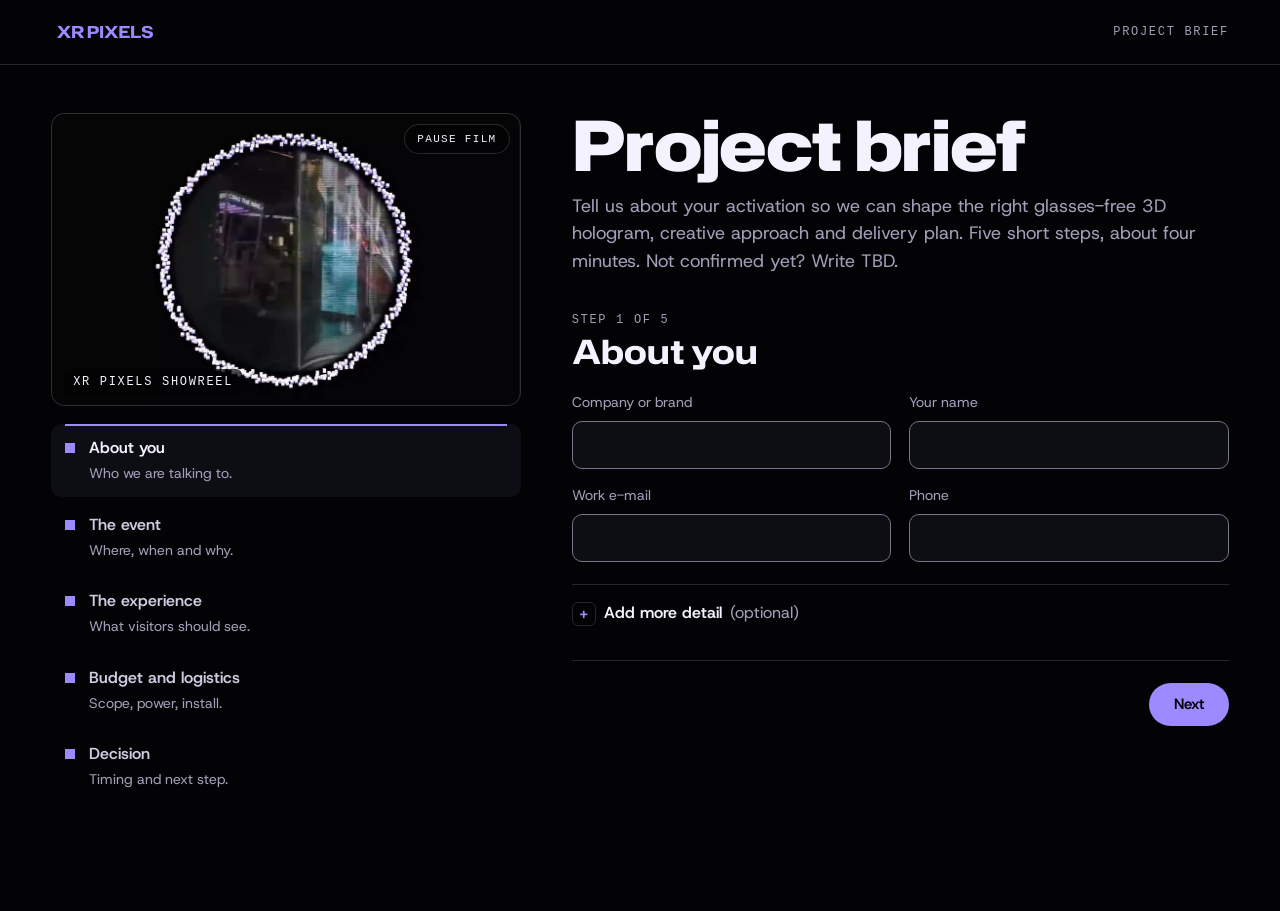
<file: brief/index.html>
<!doctype html>
<html lang="en">
<head>
<meta charset="utf-8">
<meta name="viewport" content="width=device-width, initial-scale=1">
<title>Project Brief | XR Pixels</title>
<meta name="description" content="Tell XR Pixels about your activation so we can shape the right glasses-free 3D hologram, creative approach and delivery plan.">
<link rel="icon" href="../favicon.svg" type="image/svg+xml">
<link rel="icon" href="../favicon-32.png" sizes="32x32" type="image/png">
<link rel="stylesheet" href="./brief.css">
</head>
<body>
<header class="top">
  <a class="brand" href="../"><img src="../logos/xrpixels-wordmark-ultraviolet-light.svg" alt="XR Pixels" width="140" height="31"></a>
  <span class="mono">Project brief</span>
</header>

<main class="wrap">
  <!-- Stage + stepper (craft-ref: fin.ai lifecycle stepper; one framed stage swaps with the step) -->
  <aside class="stage" aria-label="Brief steps">
    <div class="screen">
      <video id="film" muted loop playsinline preload="metadata" poster="./walkthrough.jpg" src="./walkthrough.mp4" aria-label="Film for this step"></video>
      <button class="film-btn" id="filmBtn" type="button" aria-pressed="false">Pause film</button>
      <p class="film-cap mono" id="filmCap">XR Pixels showreel</p>
    </div>
    <ol class="steps" id="steps">
      <li><button type="button" data-go="0" aria-current="step"><i></i><b>About you</b><span>Who we are talking to.</span></button></li>
      <li><button type="button" data-go="1"><i></i><b>The event</b><span>Where, when and why.</span></button></li>
      <li><button type="button" data-go="2"><i></i><b>The experience</b><span>What visitors should see.</span></button></li>
      <li><button type="button" data-go="3"><i></i><b>Budget and logistics</b><span>Scope, power, install.</span></button></li>
      <li><button type="button" data-go="4"><i></i><b>Decision</b><span>Timing and next step.</span></button></li>
    </ol>
  </aside>

  <form class="brief" id="brief" novalidate>
    <div class="intro">
      <h1 class="display">Project brief</h1>
      <p class="lead">Tell us about your activation so we can shape the right glasses-free 3D hologram, creative approach and delivery plan. Five short steps, about four minutes. Not confirmed yet? Write TBD.</p>
      <noscript><p class="note">This form needs JavaScript. Please e-mail your brief to <a href="mailto:marketing@xrpixels.com">marketing@xrpixels.com</a>.</p></noscript>
    </div>

    <!-- 1 About you -->
    <fieldset class="step" data-step="0" data-film="./walkthrough.mp4" data-poster="./walkthrough.jpg" data-cap="XR Pixels showreel">
      <legend><span class="mono">Step 1 of 5</span>About you</legend>
      <div class="grid">
        <label class="f">Company or brand<input name="company" required maxlength="120" autocomplete="organization"></label>
        <label class="f">Your name<input name="contactName" required maxlength="120" autocomplete="name"></label>
        <label class="f">Work e-mail<input name="email" type="email" required maxlength="200" autocomplete="email"></label>
        <label class="f">Phone<input name="phone" type="tel" required maxlength="40" autocomplete="tel"></label>
      </div>
      <details><summary>Add more detail <span>(optional)</span></summary><div class="grid">
        <label class="f">Job title<input name="jobTitle" maxlength="120" autocomplete="organization-title"></label>
        <label class="f">Company website<input name="website" maxlength="200" autocomplete="url" inputmode="url" placeholder="brand.com"></label>
        <label class="f">End client (if you are an agency)<input name="endClient" maxlength="120"></label>
        <label class="f">Day-to-day contact for this project<input name="dayToDay" maxlength="200"></label>
      </div></details>
    </fieldset>

    <!-- 2 The event -->
    <fieldset class="step" data-step="1" data-film="../holo/live-boxing-strip.mp4" data-poster="../holo/live-boxing-strip.jpg" data-cap="Hologram truck, outdoor">
      <legend><span class="mono">Step 2 of 5</span>The event</legend>
      <div class="grid">
        <label class="f wide">Location (city, country, venue)<input name="location" required maxlength="200" placeholder="New York, USA, Javits Center"></label>
        <label class="f">Event starts<input name="eventStart" type="date"></label>
        <label class="f">Event ends<input name="eventEnd" type="date"></label>
        <label class="check wide"><input type="checkbox" name="datesTbd"> Dates not confirmed yet</label>
      </div>
      <div class="pick" role="radiogroup" aria-label="Event type" data-name="eventType" data-required>
        <p class="q">Event type</p>
        <label><input type="radio" name="eventType" value="Trade show">Trade show</label>
        <label><input type="radio" name="eventType" value="Conference">Conference</label>
        <label><input type="radio" name="eventType" value="Product launch">Product launch</label>
        <label><input type="radio" name="eventType" value="Retail activation">Retail activation</label>
        <label><input type="radio" name="eventType" value="Corporate event">Corporate event</label>
        <label><input type="radio" name="eventType" value="Permanent installation">Permanent installation</label>
        <label><input type="radio" name="eventType" value="Other">Other</label>
      </div>
      <label class="f wide">The project and its main objective<textarea name="objective" required maxlength="2000" rows="3" placeholder="What are you launching, and what should the hologram do for it?"></textarea></label>
      <details><summary>Add more detail <span>(optional)</span></summary><div class="grid">
        <label class="f">Event or project name<input name="eventName" maxlength="160"></label>
        <label class="f">Expected footfall<input name="footfall" maxlength="120" placeholder="e.g. 8,000 over 3 days"></label>
        <label class="f">Installation / setup date<input name="setupDate" type="date"></label>
        <label class="f">Dismantling date<input name="dismantleDate" type="date"></label>
        <div class="pick wide" role="radiogroup" aria-label="Installation environment" data-name="environment"><p class="q">Environment</p>
          <label><input type="radio" name="environment" value="Indoor">Indoor</label><label><input type="radio" name="environment" value="Outdoor">Outdoor</label>
          <label><input type="radio" name="environment" value="Both">Both</label><label><input type="radio" name="environment" value="TBD">TBD</label></div>
        <label class="f wide">Who is the target audience?<textarea name="audience" maxlength="1000" rows="2"></textarea></label>
        <label class="f wide">What should visitors do, think or remember afterwards?<textarea name="takeaway" maxlength="1000" rows="2"></textarea></label>
        <label class="f wide">How will you measure success?<textarea name="success" maxlength="1000" rows="2"></textarea></label>
      </div></details>
    </fieldset>

    <!-- 3 The experience -->
    <fieldset class="step" data-step="2" data-film="../holo/live-ellipse-bottle.mp4" data-poster="../holo/live-ellipse-bottle.jpg" data-cap="Glass column, retail">
      <legend><span class="mono">Step 3 of 5</span>The experience</legend>
      <p class="q">Which of these is closest to what you have in mind? <span class="opt">Pick any, or none.</span></p>
      <div class="sol" data-name="solution">
        <label><input type="checkbox" name="solution" value="Glass columns"><video muted loop playsinline preload="none" poster="../holo/live-ellipse-bottle.jpg" data-src="../holo/live-ellipse-bottle.mp4"></video><b>Glass columns</b><span>Products floating in a column</span></label>
        <label><input type="checkbox" name="solution" value="Suspended column"><video muted loop playsinline preload="none" poster="../holo/holo-omega-atrium.jpg" data-src="../holo/holo-omega-atrium.mp4"></video><b>Suspended column</b><span>Hung through an atrium</span></label>
        <label><input type="checkbox" name="solution" value="Stage hologram"><video muted loop playsinline preload="none" poster="../holo/live-stage-figure.jpg" data-src="../holo/live-stage-figure.mp4"></video><b>Stage hologram</b><span>A person, life size</span></label>
        <label><input type="checkbox" name="solution" value="Lift to learn"><video muted loop playsinline preload="none" poster="../holo/live-picklearn.jpg" data-src="../holo/live-picklearn.mp4"></video><b>Lift to learn</b><span>Pick up an item, content plays</span></label>
        <label><input type="checkbox" name="solution" value="Game / spin to win"><video muted loop playsinline preload="none" poster="../holo/live-slots.jpg" data-src="../holo/live-slots.mp4"></video><b>Game / spin to win</b><span>Visitors play in the air</span></label>
        <label><input type="checkbox" name="solution" value="Trade booth wall"><video muted loop playsinline preload="none" poster="../holo/holo-booth-expo.jpg" data-src="../holo/holo-booth-expo.mp4"></video><b>Trade booth wall</b><span>Holograms across a back wall</span></label>
        <label class="none"><input type="checkbox" name="solution" value="Not sure yet"><b>Not sure yet</b><span>We will suggest options</span></label>
      </div>
      <details><summary>Add more detail <span>(optional)</span></summary><div class="grid">
        <label class="f">Space available (W x H x D, units)<input name="dimensions" maxlength="200" placeholder="3 m x 2.5 m x 1 m"></label>
        <label class="f">Preferred image size<input name="imageSize" maxlength="120"></label>
        <div class="pick wide" role="radiogroup" aria-label="Positioning" data-name="positioning"><p class="q">Positioning</p>
          <label><input type="radio" name="positioning" value="Wall-mounted">Wall-mounted</label><label><input type="radio" name="positioning" value="Freestanding">Freestanding</label>
          <label><input type="radio" name="positioning" value="Suspended">Suspended</label><label><input type="radio" name="positioning" value="Custom structure">Custom structure</label><label><input type="radio" name="positioning" value="TBD">TBD</label></div>
        <div class="pick wide" role="radiogroup" aria-label="Viewing" data-name="viewing"><p class="q">Viewing</p>
          <label><input type="radio" name="viewing" value="Single-sided">Single-sided</label><label><input type="radio" name="viewing" value="Double-sided">Double-sided</label><label><input type="radio" name="viewing" value="TBD">TBD</label></div>
        <label class="f wide">Viewing distance and angles<input name="viewingDistance" maxlength="300"></label>
        <div class="pick wide" role="radiogroup" aria-label="Experience type" data-name="experience"><p class="q">Experience</p>
          <label><input type="radio" name="experience" value="Pre-recorded content">Pre-recorded content</label><label><input type="radio" name="experience" value="Interactive">Interactive</label><label><input type="radio" name="experience" value="TBD">TBD</label></div>
        <div class="pick wide" role="radiogroup" aria-label="Who will create the content" data-name="contentBy"><p class="q">Who creates the content?</p>
          <label><input type="radio" name="contentBy" value="Client">Client</label><label><input type="radio" name="contentBy" value="Agency">Agency</label>
          <label><input type="radio" name="contentBy" value="XR Pixels creative team">XR Pixels creative team</label><label><input type="radio" name="contentBy" value="TBD">TBD</label></div>
        <div class="pick wide" data-name="assets"><p class="q">Existing assets</p>
          <label><input type="checkbox" name="assets" value="3D / CAD models">3D / CAD models</label><label><input type="checkbox" name="assets" value="Videos">Videos</label>
          <label><input type="checkbox" name="assets" value="Logos / product images">Logos / product images</label><label><input type="checkbox" name="assets" value="None yet">None yet</label></div>
        <label class="f wide">Concept, storyboard or reference links<textarea name="concept" maxlength="1500" rows="2"></textarea></label>
        <label class="f">Languages<input name="languages" maxlength="200"></label>
        <label class="f">Visitor interaction (touch, sensors)<input name="interaction" maxlength="300"></label>
        <label class="f">Who owns rights to supplied content?<input name="rights" maxlength="300"></label>
        <label class="f">Who approves the creative, and by when?<input name="approvals" maxlength="300"></label>
        <label class="f">New content, or adapt existing?<input name="newContent" maxlength="300"></label>
        <label class="f">Brand, legal or accessibility guidelines<input name="guidelines" maxlength="300"></label>
        <label class="f wide">Booth or venue layout, drawings or photo links<textarea name="layoutLinks" maxlength="1000" rows="2"></textarea></label>
      </div></details>
    </fieldset>

    <!-- 4 Budget and logistics -->
    <fieldset class="step" data-step="3" data-film="../holo/holo-omega-atrium.mp4" data-poster="../holo/holo-omega-atrium.jpg" data-cap="Atrium column, retail">
      <legend><span class="mono">Step 4 of 5</span>Budget and logistics</legend>
      <div class="pick" role="radiogroup" aria-label="Estimated budget range, in US dollars or the equivalent" data-name="budgetRange" data-required><p class="q">Estimated budget <span class="opt">in US dollars, or the equivalent</span></p>
        <label><input type="radio" name="budgetRange" value="Under USD 10k">Under USD 10k</label><label><input type="radio" name="budgetRange" value="USD 10k to 25k">USD 10k to 25k</label>
        <label><input type="radio" name="budgetRange" value="USD 25k to 50k">USD 25k to 50k</label><label><input type="radio" name="budgetRange" value="USD 50k to 100k">USD 50k to 100k</label>
        <label><input type="radio" name="budgetRange" value="Over USD 100k">Over USD 100k</label><label><input type="radio" name="budgetRange" value="Not sure yet">Not sure yet</label></div>
      <div class="pick" role="radiogroup" aria-label="Has the budget been approved" data-name="budgetApproved" data-required><p class="q">Has the budget been approved?</p>
        <label><input type="radio" name="budgetApproved" value="Approved">Approved</label><label><input type="radio" name="budgetApproved" value="In development">In development</label>
        <label><input type="radio" name="budgetApproved" value="Not yet">Not yet</label><label><input type="radio" name="budgetApproved" value="TBD">TBD</label></div>
      <details><summary>Add more detail <span>(optional)</span></summary><div class="grid">
        <label class="f">Currency you will pay in, if not USD<input name="currency" maxlength="12" placeholder="EUR, GBP, ZAR"></label>
        <div class="pick wide" role="radiogroup" aria-label="Does the budget include delivery, installation, content and support" data-name="budgetIncludes"><p class="q">Budget includes delivery, install, content and support?</p>
          <label><input type="radio" name="budgetIncludes" value="Yes">Yes</label><label><input type="radio" name="budgetIncludes" value="No">No</label><label><input type="radio" name="budgetIncludes" value="Partly">Partly</label><label><input type="radio" name="budgetIncludes" value="TBD">TBD</label></div>
        <div class="pick wide" role="radiogroup" aria-label="Commercial model" data-name="commercial"><p class="q">Commercial model</p>
          <label><input type="radio" name="commercial" value="Rental">Rental</label><label><input type="radio" name="commercial" value="Purchase">Purchase</label><label><input type="radio" name="commercial" value="Open to both">Open to both</label></div>
        <div class="pick wide" role="radiogroup" aria-label="Project frequency" data-name="frequency"><p class="q">Frequency</p>
          <label><input type="radio" name="frequency" value="One-time event">One-time event</label><label><input type="radio" name="frequency" value="Recurring campaign / multiple events">Recurring / multiple events</label><label><input type="radio" name="frequency" value="TBD">TBD</label></div>
        <label class="f wide">Needed again after this event, or at other locations?<input name="reuse" maxlength="300"></label>
        <label class="f">Delivery location, if not the venue<input name="deliveryLocation" maxlength="200"></label>
        <label class="f">Operating hours and number of days<input name="operatingHours" maxlength="200"></label>
        <label class="f wide">Power, internet and other facilities on site<textarea name="facilities" maxlength="1000" rows="2"></textarea></label>
        <div class="pick wide" role="radiogroup" aria-label="Installation and support" data-name="install"><p class="q">Installation</p>
          <label><input type="radio" name="install" value="XR Pixels managed installation">XR Pixels managed</label><label><input type="radio" name="install" value="Partner / client self-installation">Partner / self-install</label><label><input type="radio" name="install" value="TBD">TBD</label></div>
        <div class="pick wide" role="radiogroup" aria-label="On-site technical support" data-name="support"><p class="q">On-site technical support</p>
          <label><input type="radio" name="support" value="Required">Required</label><label><input type="radio" name="support" value="Not required">Not required</label><label><input type="radio" name="support" value="TBD">TBD</label></div>
        <label class="f wide">Venue restrictions (rigging, access, safety, weather)<textarea name="restrictions" maxlength="1000" rows="2"></textarea></label>
        <label class="f">Venue approvals needed?<input name="venueApprovals" maxlength="300"></label>
        <label class="f">Outdoor weather contingency<input name="weather" maxlength="300"></label>
        <label class="f wide">Special requirements (branding, enclosure, portability)<textarea name="special" maxlength="1000" rows="2"></textarea></label>
        <label class="f wide">Who owns and manages the equipment during the event?<input name="equipmentOwner" maxlength="200"></label>
      </div></details>
    </fieldset>

    <!-- 5 Decision -->
    <fieldset class="step" data-step="4" data-film="../holo/live-stage-figure.mp4" data-poster="../holo/live-stage-figure.jpg" data-cap="Stage hologram">
      <legend><span class="mono">Step 5 of 5</span>Decision</legend>
      <div class="pick" role="radiogroup" aria-label="Project stage" data-name="stage" data-required><p class="q">Where is the project now?</p>
        <label><input type="radio" name="stage" value="Exploration">Exploration</label><label><input type="radio" name="stage" value="Concept development">Concept development</label>
        <label><input type="radio" name="stage" value="Budget approval">Budget approval</label><label><input type="radio" name="stage" value="Vendor selection">Vendor selection</label><label><input type="radio" name="stage" value="Confirmed">Confirmed</label></div>
      <div class="pick" role="radiogroup" aria-label="Next step needed" data-name="nextStep" data-required><p class="q">What do you need from us next?</p>
        <label><input type="radio" name="nextStep" value="Budget estimate">Budget estimate</label><label><input type="radio" name="nextStep" value="Formal quote">Formal quote</label>
        <label><input type="radio" name="nextStep" value="Technical call">Technical call</label><label><input type="radio" name="nextStep" value="Creative proposal">Creative proposal</label>
        <label><input type="radio" name="nextStep" value="Demo">Demo</label><label><input type="radio" name="nextStep" value="Other">Other</label></div>
      <details><summary>Add more detail <span>(optional)</span></summary><div class="grid">
        <label class="f">Expected decision date<input name="decisionDate" type="date"></label>
        <label class="f">When do you need a proposal or quote?<input name="proposalBy" type="date"></label>
        <label class="f">Decision-makers and stakeholders<input name="stakeholders" maxlength="300"></label>
        <label class="f">Speaking with other suppliers?<input name="otherSuppliers" maxlength="200"></label>
        <label class="f wide">What will decide the solution or supplier?<textarea name="decisionFactors" maxlength="1000" rows="2"></textarea></label>
        <label class="f wide">Procurement or vendor onboarding, documents required<textarea name="procurement" maxlength="1000" rows="2"></textarea></label>
        <div class="pick wide" data-name="materials"><p class="q">Supporting materials you can share</p>
          <label><input type="checkbox" name="materials" value="Venue photos">Venue photos</label><label><input type="checkbox" name="materials" value="Layout / measurements">Layout / measurements</label>
          <label><input type="checkbox" name="materials" value="Concept references">Concept references</label><label><input type="checkbox" name="materials" value="Content assets">Content assets</label>
          <label><input type="checkbox" name="materials" value="Technical drawings">Technical drawings</label><label><input type="checkbox" name="materials" value="3D / CAD models">3D / CAD models</label><label><input type="checkbox" name="materials" value="Other">Other</label></div>
        <label class="f wide">Links to materials (Drive, Dropbox, WeTransfer)<textarea name="materialLinks" maxlength="1500" rows="2"></textarea></label>
        <label class="f wide">Anything else<textarea name="comments" maxlength="2000" rows="3"></textarea></label>
      </div></details>
      <div class="hp" aria-hidden="true"><label>Leave this empty<input name="hp" tabindex="-1" autocomplete="off"></label></div>
      <div id="turnstile" class="ts"></div>
    </fieldset>

    <div class="nav">
      <button type="button" class="btn ghost" id="back">Back</button>
      <p class="status" id="status" role="status" aria-live="polite"></p>
      <button type="button" class="btn solid" id="next">Next</button>
      <button type="submit" class="btn solid" id="send" hidden>Send brief</button>
    </div>

    <div class="done" id="done" hidden tabindex="-1">
      <h2 class="display">Thank you.</h2>
      <p class="lead">Your brief is with the XR Pixels team. Reference <b id="ref"></b>. We will come back to you on the next step you asked for.</p>
      <a class="btn ghost" href="../">Back to xrpixels.com</a>
    </div>
  </form>
</main>
<script src="./brief.js" defer></script>
</body>
</html>
</file>
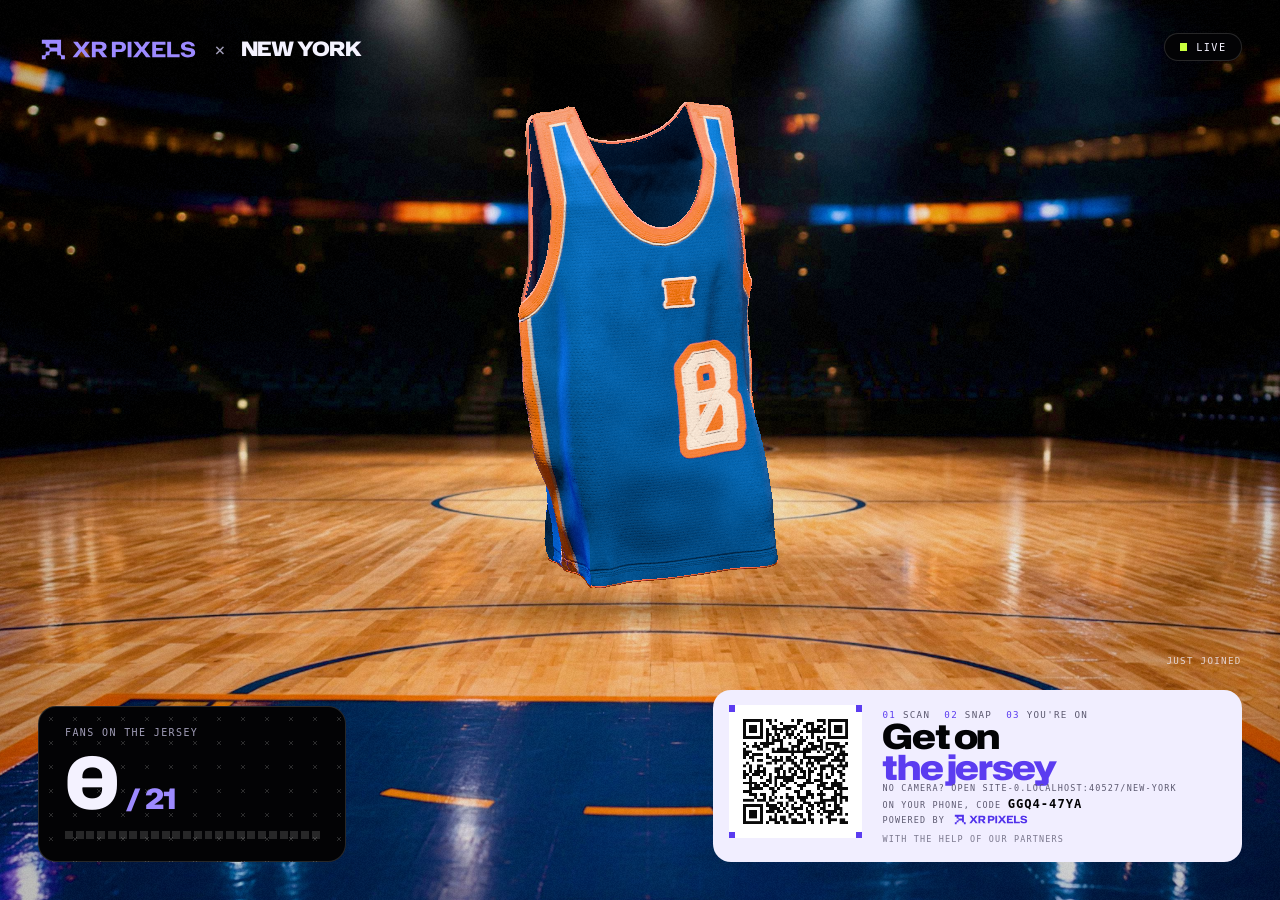
<file: knicks/index.html>
<!doctype html>
<html lang="en"><head><meta charset="utf-8"><title>XR Pixels x New York</title>
<meta name="robots" content="noindex">
<script>location.replace('../new-york/' + location.search + location.hash);</script>
<meta http-equiv="refresh" content="0; url=../new-york/">
</head><body><a href="../new-york/">Continue to the live demo</a></body></html>
</file>
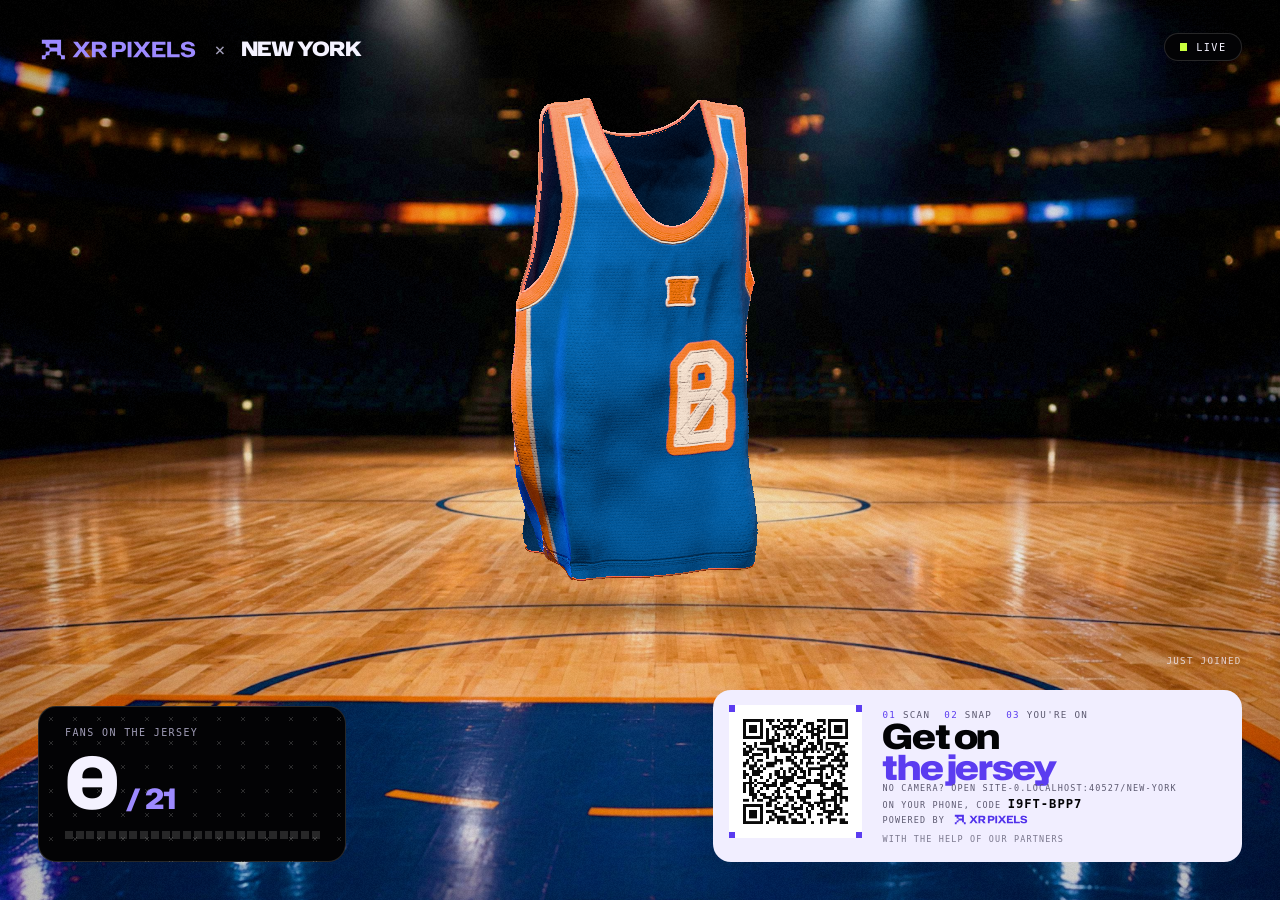
<file: new-york/index.html>
<!doctype html>
<html lang="en">
<head>
<meta charset="utf-8" />
<meta name="viewport" content="width=device-width,initial-scale=1" />
<link rel="icon" href="./brand/xrpixels-mark.svg" />
<title>The Fan Jersey</title>
<style>
  html,body{margin:0;height:100%;background:#07090d;overflow:hidden}
  canvas{display:block}
</style>
  <script type="module" crossorigin src="./assets/main-DHqknQd1.js"></script>
  <link rel="modulepreload" crossorigin href="./assets/backend-DT-bbVWf.js">
  <link rel="stylesheet" crossorigin href="./assets/main-BDvN2mNe.css">
</head>
<body>
</body>
</html>
</file>
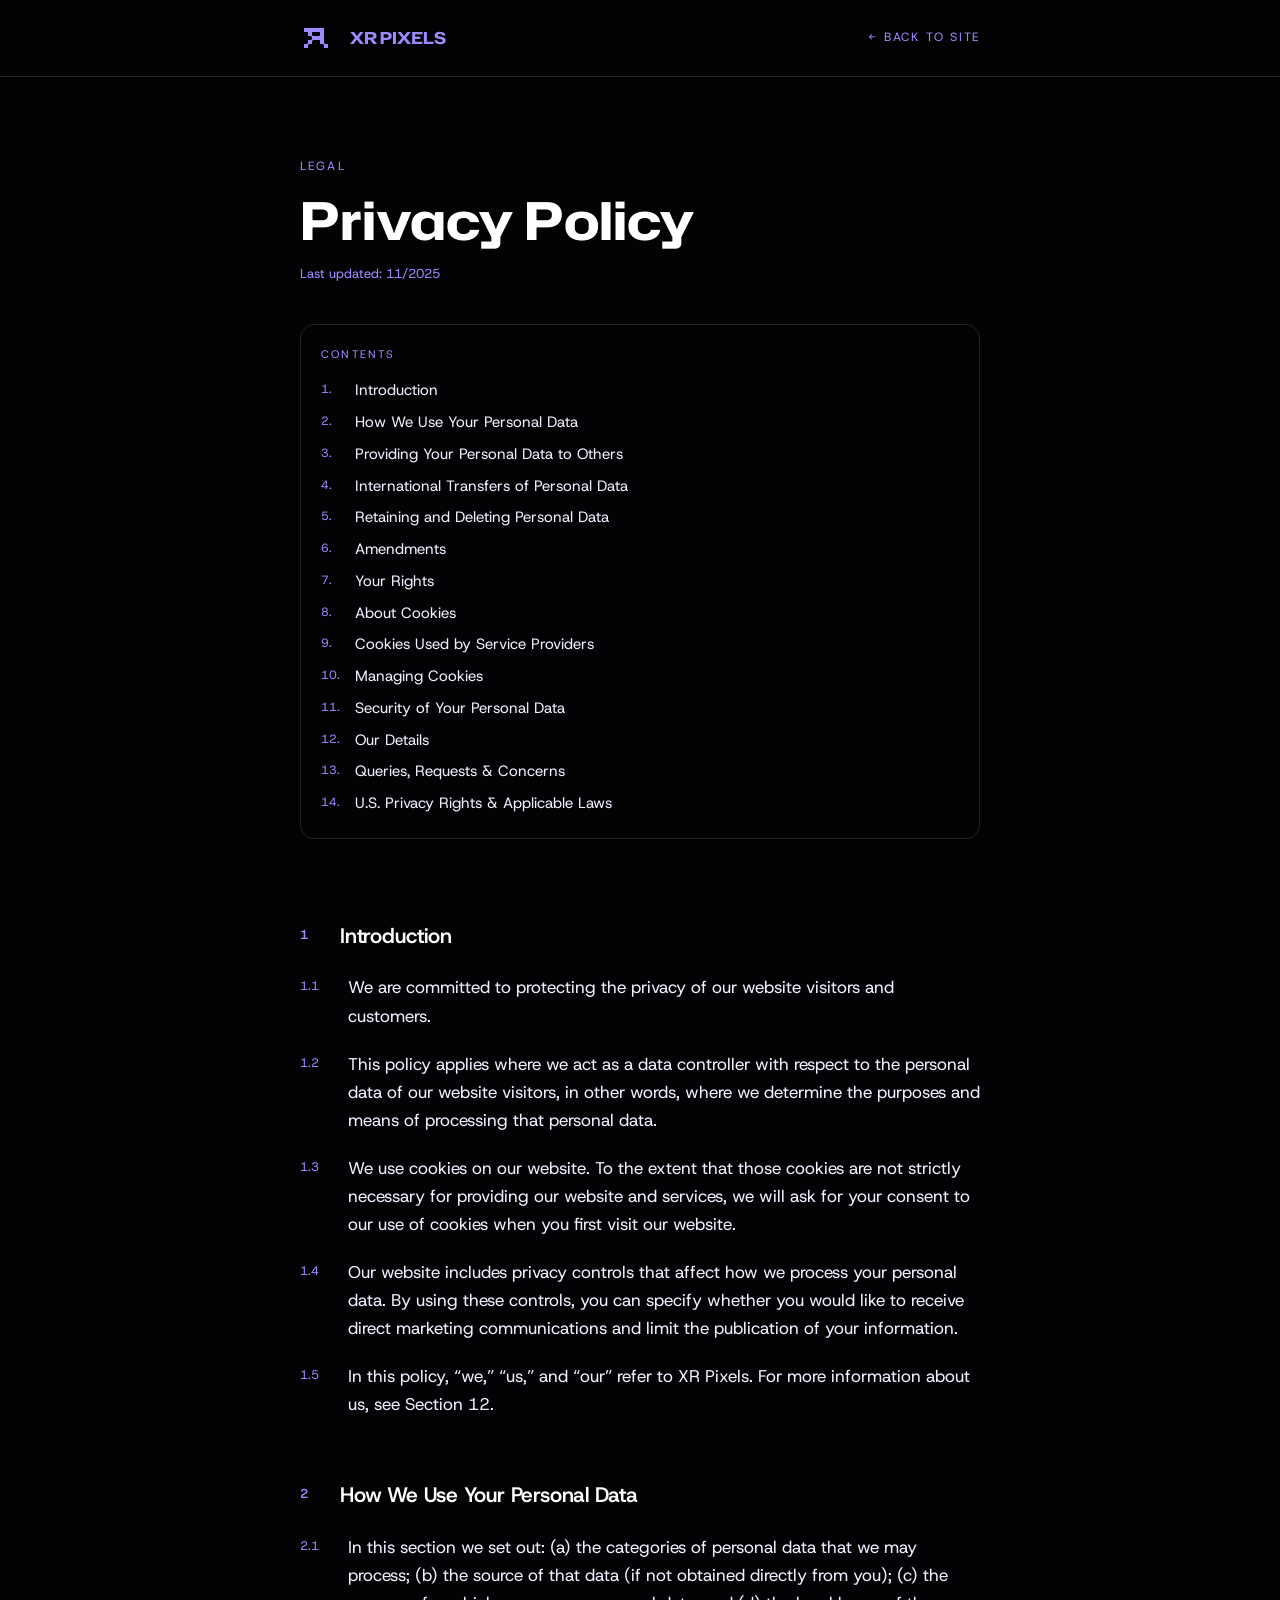
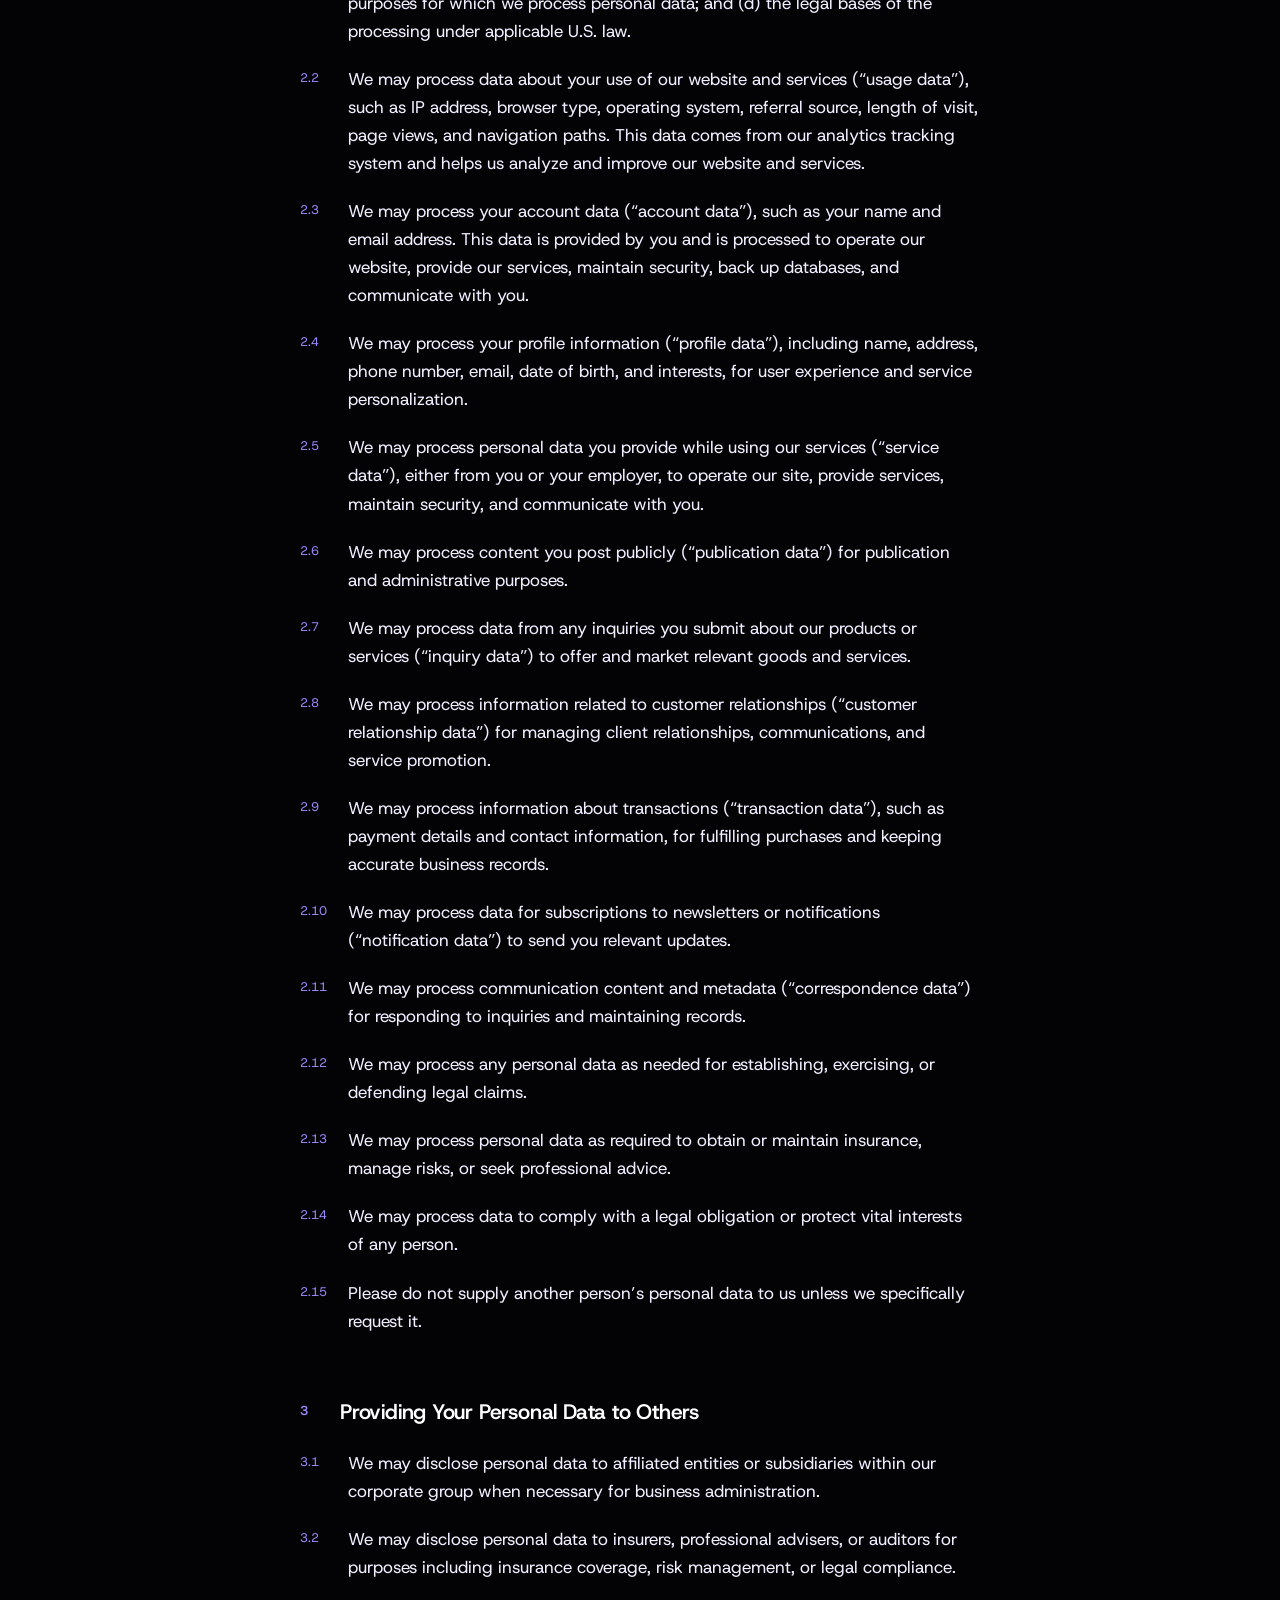
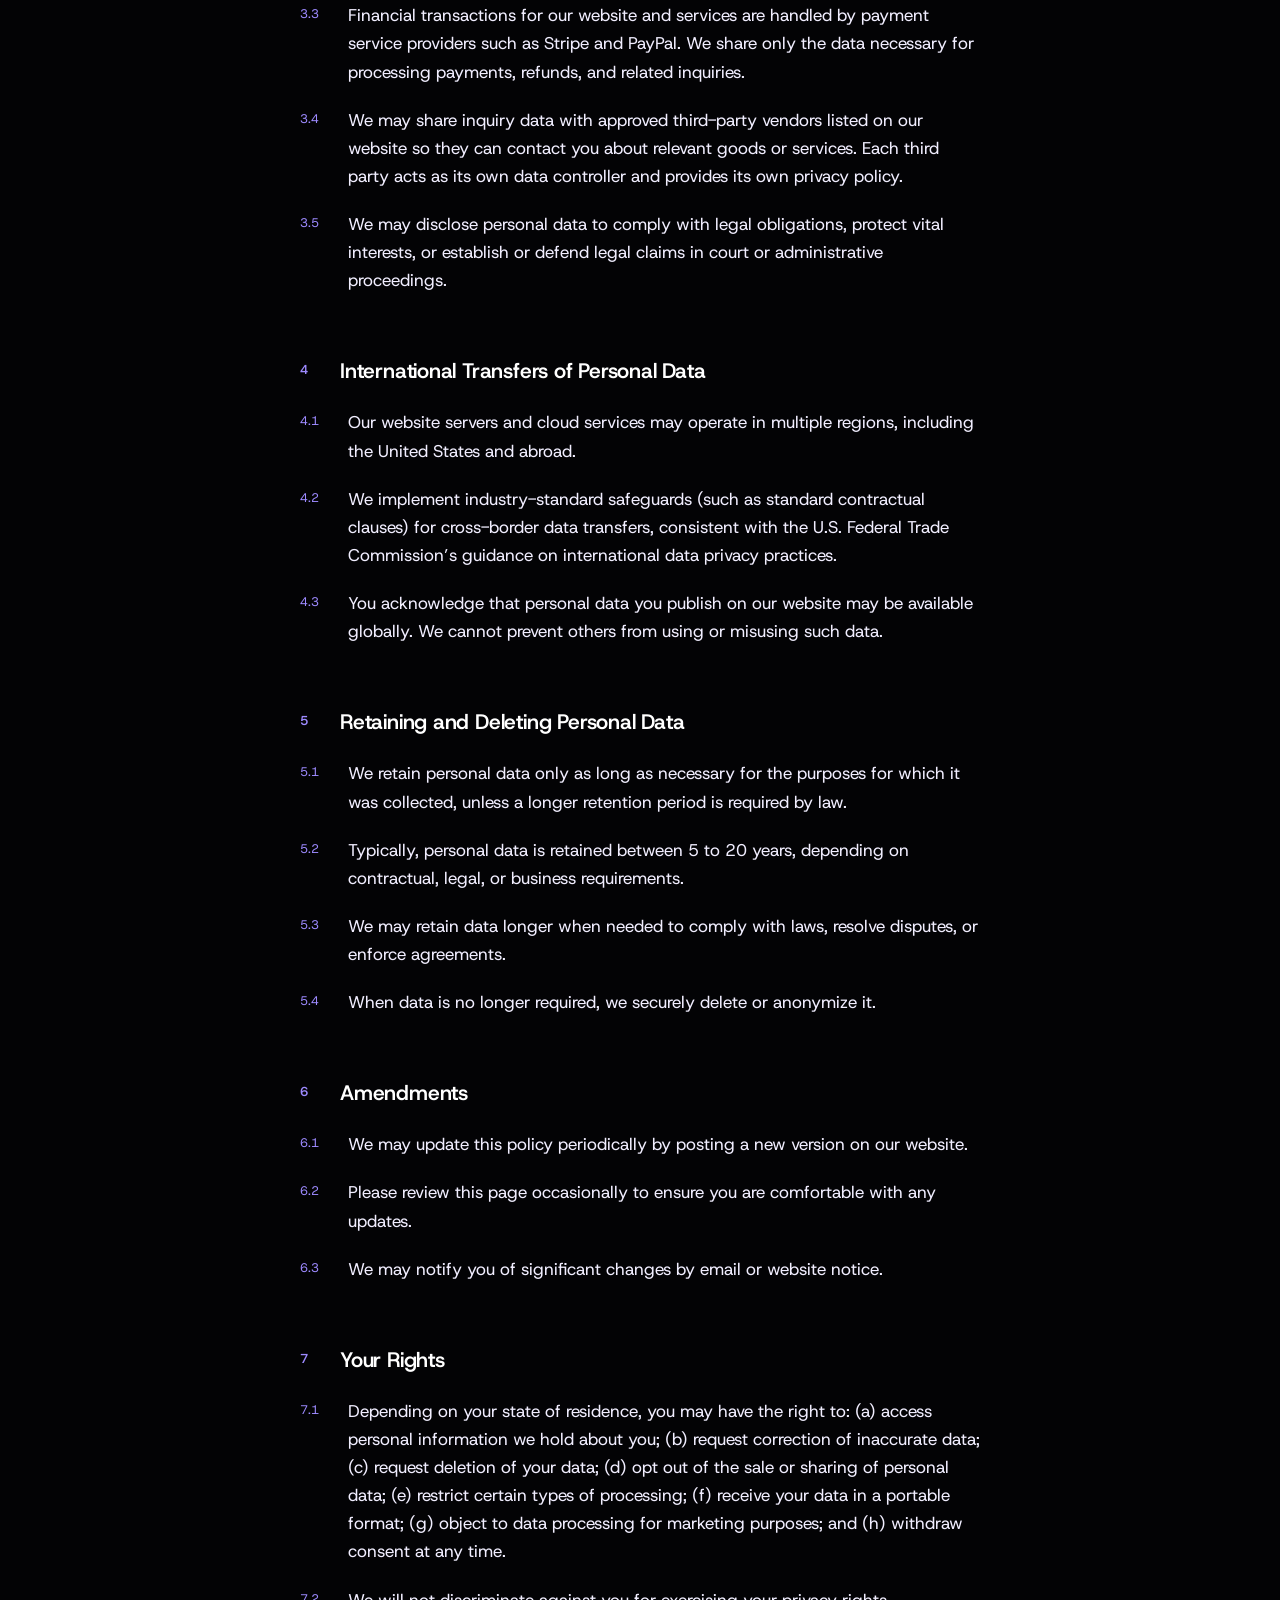
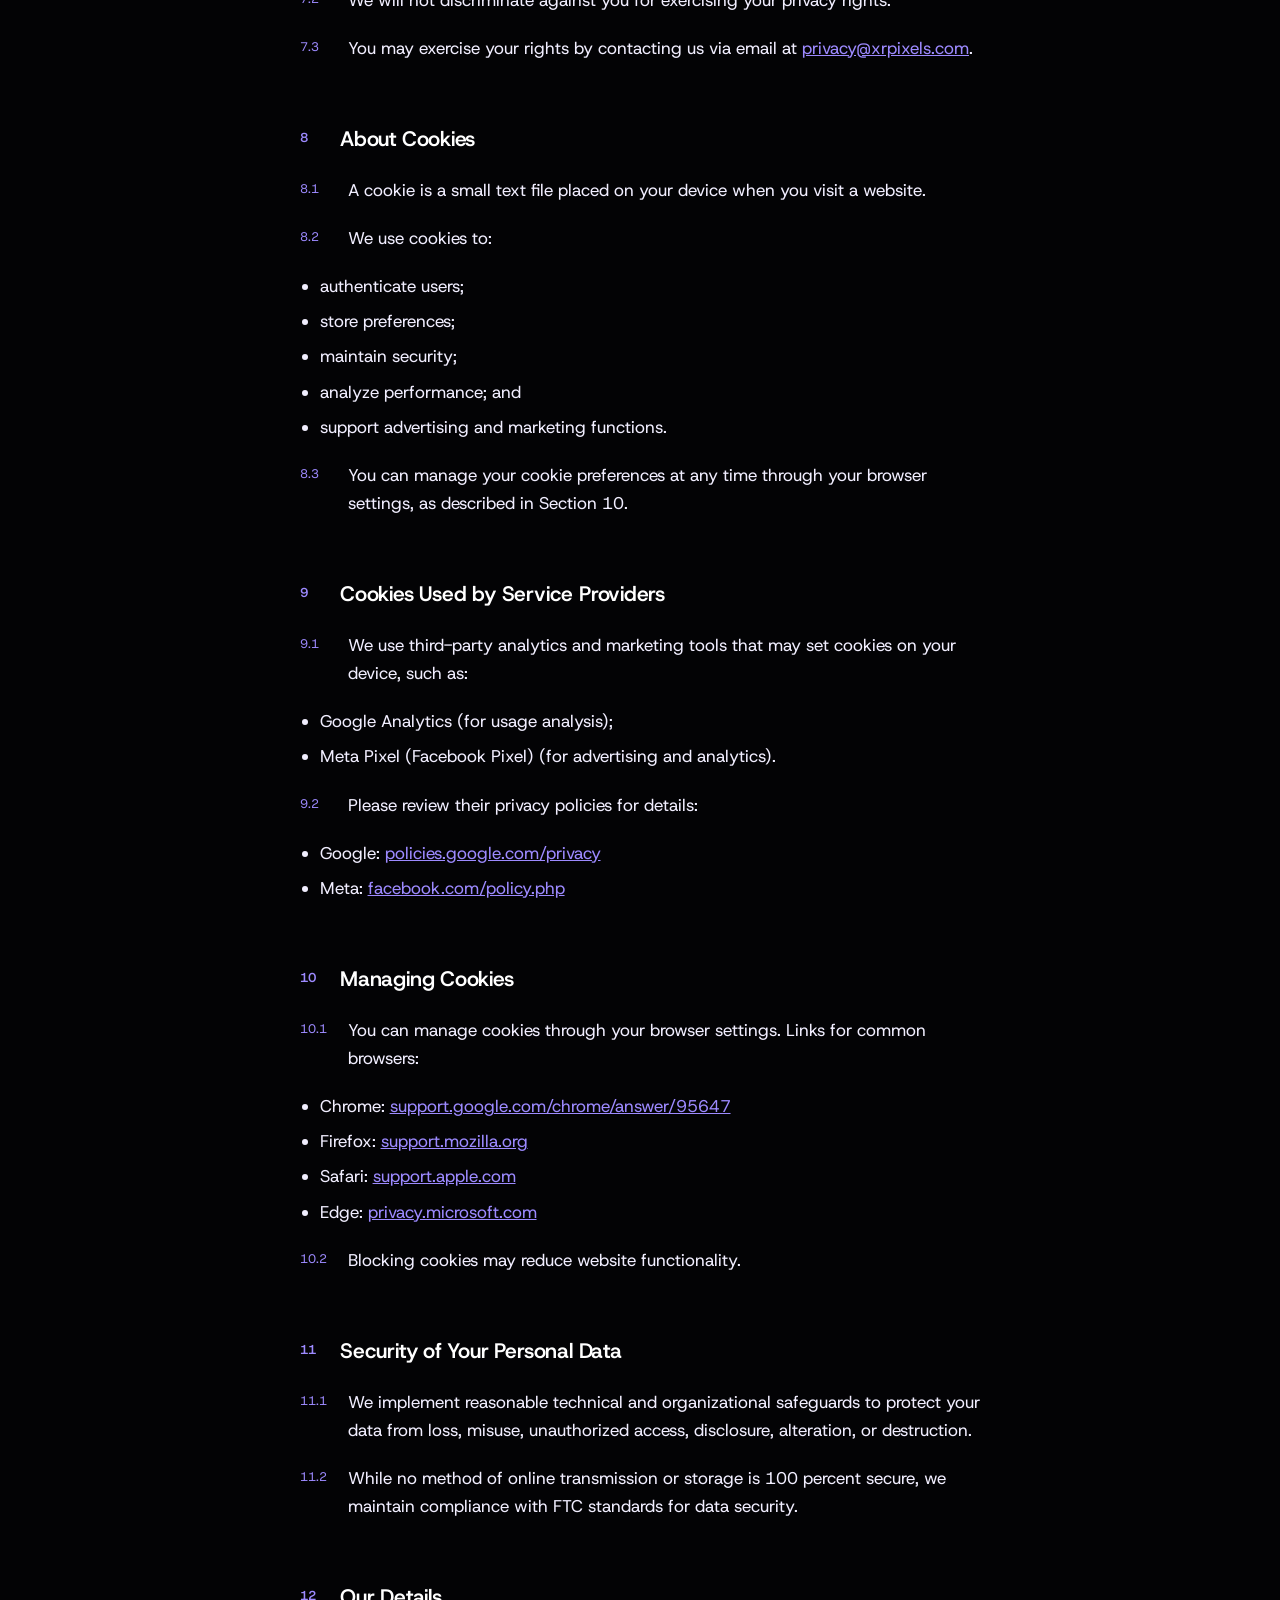
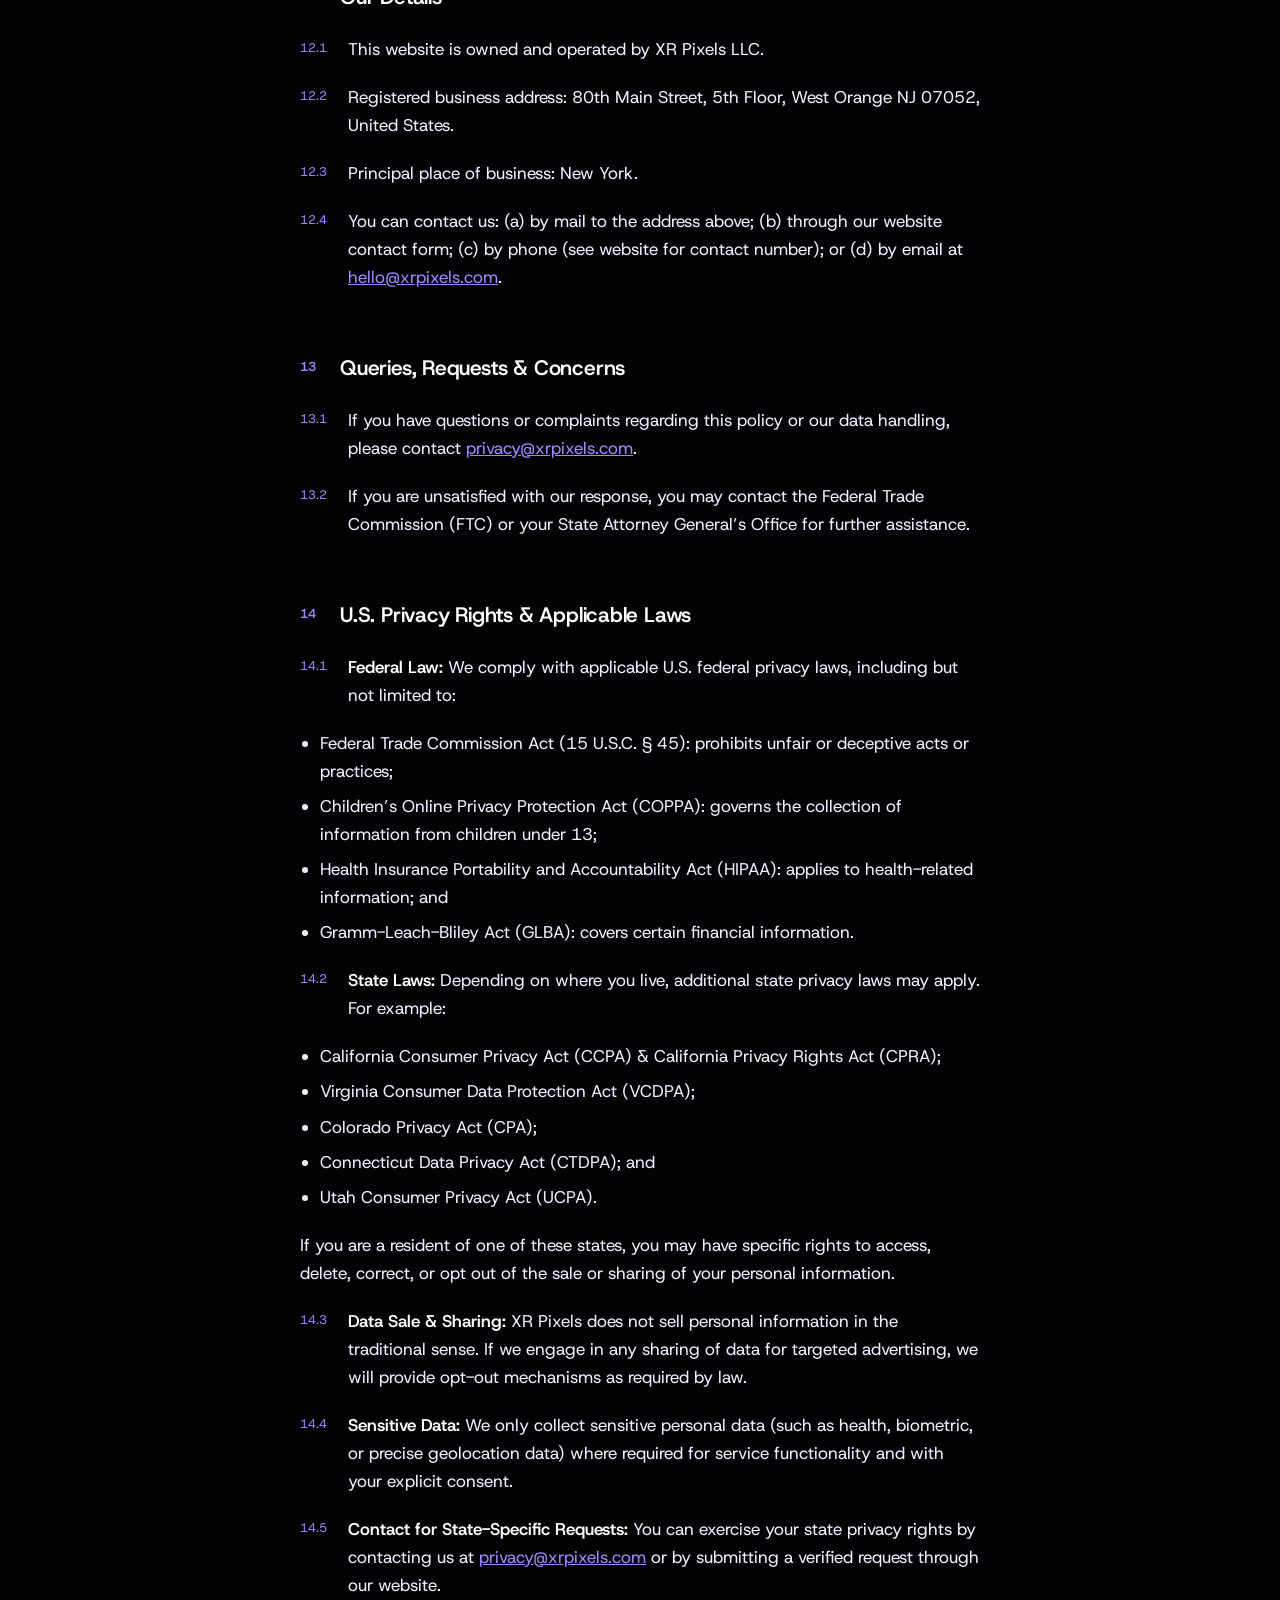
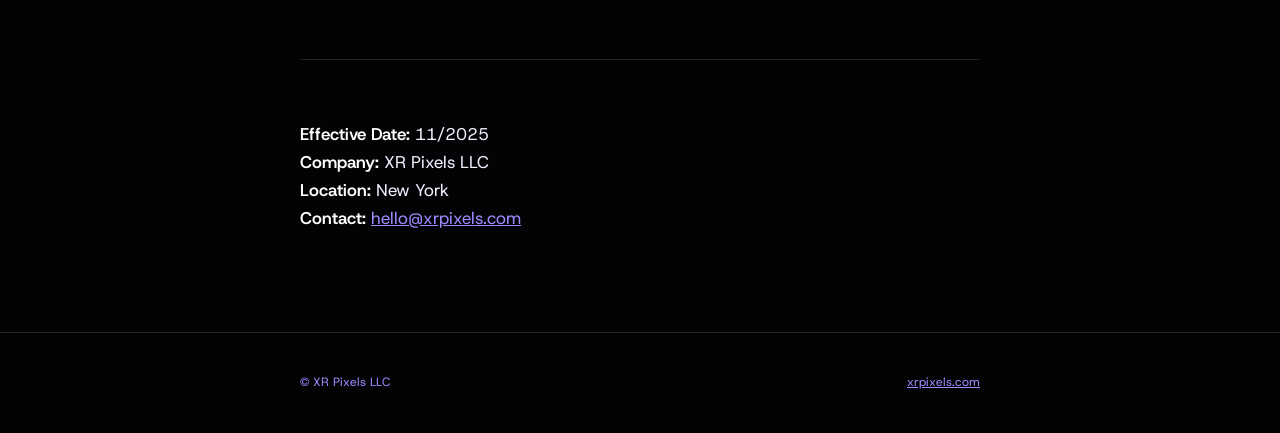
<file: privacy.html>
<!doctype html>
<html lang="en">
<head>
<meta charset="utf-8">
<meta name="viewport" content="width=device-width,initial-scale=1">
<title>Privacy Policy: XR Pixels</title>
<meta name="description" content="XR Pixels LLC privacy policy.">
<meta name="robots" content="index,follow">
<link rel="icon" href="/favicon.svg" type="image/svg+xml">
<link rel="icon" href="/favicon-32.png" sizes="32x32" type="image/png">
<link rel="icon" href="/favicon-16.png" sizes="16x16" type="image/png">
<link rel="apple-touch-icon" href="/apple-touch-icon.png">
<style>
@font-face{font-family:'Hubot Sans';src:url('./fonts/HubotSans-VF.ttf') format('truetype');font-weight:200 900;font-stretch:75% 125%;font-display:swap}
@font-face{font-family:'Host Grotesk';src:url('./fonts/HostGrotesk-VF.ttf') format('truetype');font-weight:300 800;font-display:swap}
  :root{
    --bg:#030305; --ink:#ffffff; --body:#f1eeff; --muted:#9d8aff;
    --line:rgba(255,255,255,.12); --cyan:#9d8aff;
    --mono:"Host Grotesk",system-ui,sans-serif;
    --sans:"Host Grotesk",system-ui,sans-serif;
    --container:760px; --gutter:40px;
    --s2:10px; --s3:15px; --s4:20px; --s5:40px; --s6:60px; --s7:80px;
  }
  *{box-sizing:border-box}
  html{-webkit-text-size-adjust:100%; scroll-behavior:smooth}
  @media (prefers-reduced-motion:reduce){html{scroll-behavior:auto}}
  body{
    margin:0; background:var(--bg); color:var(--ink);
    font-family:var(--sans); font-size:17px; line-height:1.65;
    -webkit-font-smoothing:antialiased;
  }
  a{color:var(--cyan)}
  a:focus-visible,.back:focus-visible{outline:2px solid var(--cyan); outline-offset:3px; border-radius:2px}
  .wrap{max-width:var(--container); margin:0 auto; padding:0 var(--gutter)}

  header.bar{
    border-bottom:1px solid var(--line); padding:var(--s4) 0;
    position:sticky; top:0; z-index:5;
    background:rgba(3,3,5,.86); backdrop-filter:blur(10px);
  }
  .bar-in{display:flex; align-items:center; justify-content:space-between; gap:var(--s4)}
  .brand{display:flex; align-items:center; gap:12px; text-decoration:none; color:var(--ink)}
  .brand svg{width:26px; height:26px; display:block}
  .brand span{font-family:var(--mono); font-size:13px; letter-spacing:.16em; text-transform:uppercase}
  .back{font-family:var(--mono); font-size:12px; letter-spacing:.14em; text-transform:uppercase; color:var(--muted); text-decoration:none; padding:8px 0}
  .back:hover{color:var(--ink)}

  main{padding:var(--s7) 0}
  .eyebrow{font-family:var(--mono); font-size:12px; letter-spacing:.18em; text-transform:uppercase; color:var(--cyan); margin:0 0 var(--s3)}
  h1{font-size:clamp(34px,6vw,52px); line-height:1.08; letter-spacing:-.02em; margin:0 0 var(--s3); font-weight:600}
  .updated{font-family:var(--mono); font-size:13px; color:var(--muted); margin:0 0 var(--s5)}

  /* contents list, so a 14-section legal document is navigable rather than a wall */
  nav.toc{border:1px solid var(--line); border-radius:14px; padding:var(--s4) var(--s4) var(--s3); margin:0 0 var(--s7)}
  nav.toc h2{font-family:var(--mono); font-size:11px; letter-spacing:.2em; text-transform:uppercase; color:var(--muted); margin:0 0 var(--s3); font-weight:400}
  nav.toc ol{margin:0; padding:0; list-style:none; counter-reset:toc}
  nav.toc li{counter-increment:toc; margin-bottom:7px; display:flex; gap:12px; font-size:15px}
  nav.toc li::before{content:counter(toc) "."; font-family:var(--mono); font-size:12px; color:var(--muted); min-width:22px; padding-top:2px}
  nav.toc a{text-decoration:none; color:var(--body)}
  nav.toc a:hover{color:var(--ink)}

  section.clause{margin:0 0 var(--s6); scroll-margin-top:90px}
  section.clause h2{font-size:21px; letter-spacing:-.01em; margin:0 0 var(--s4); font-weight:600; display:flex; gap:14px}
  section.clause h2 .n{font-family:var(--mono); font-size:13px; color:var(--cyan); padding-top:5px; min-width:26px}
  p{color:var(--body); margin:0 0 var(--s4)}
  .c{display:flex; gap:14px; margin:0 0 var(--s4)}
  .c .n{font-family:var(--mono); font-size:12.5px; color:var(--muted); min-width:34px; padding-top:3px; flex-shrink:0}
  .c p{margin:0}
  ul{margin:var(--s2) 0 var(--s4); padding-left:1.15em}
  li{color:var(--body); margin-bottom:7px}
  strong{color:var(--ink); font-weight:600}
  hr{border:0; border-top:1px solid var(--line); margin:var(--s6) 0}

  footer.site{border-top:1px solid var(--line); padding:var(--s5) 0; font-family:var(--mono); font-size:12px; color:var(--muted)}
  .foot-row{display:flex; flex-wrap:wrap; gap:var(--s4); justify-content:space-between}

  @media (max-width:640px){
    :root{--gutter:20px}
    body{font-size:16px}
    main{padding:var(--s6) 0}
    section.clause h2{gap:10px; font-size:19px}
    .c{gap:10px}
    .c .n{min-width:30px}
  }

/* Approved identity, dimensions follow whole pixels per module. */
.brand-mark,.foot-brand > svg,.brand > svg{width:32px;height:28px;flex-shrink:0}
.brand-word,.foot-word{display:block;line-height:0}
.brand-word svg,.foot-word svg,.brand .brand-word svg{width:auto;height:24px;display:block}
.gate-mark{width:192px;height:168px}
.hl,.next h2,.ch-title,.card .c-title,.contact h3,h1{font-family:'Hubot Sans',sans-serif;font-weight:700;font-stretch:112.5%;font-feature-settings:'ss04';letter-spacing:0}
.tier-h{font-family:'Host Grotesk',sans-serif;font-weight:600;letter-spacing:0}
.hcta.primary,.btn{background:#5b3cf0;color:#ffffff}
.hcta.primary:hover,.btn:not(.ghost):hover{background:#5b3cf0;color:#ffffff}
.btn.ghost{background:transparent}
@media(max-width:640px){.gate-mark{width:128px;height:112px}}
</style>
</head>
<body>

<header class="bar">
  <div class="wrap bar-in">
    <a class="brand" href="/">
      <svg viewBox="0 0 128 112" aria-hidden="true"><use href="#xr-mono"/></svg>
      <span class="brand-word"><svg viewBox="0 0 861.404 192" role="img" aria-label="XR Pixels"><path fill="#9d8aff" transform="translate(44.681 144) scale(0.1316872)" d="M25.200078947772475 0.0 327.47455283025386 -380.3332661910107 46.23372722313789 -729.0H266.47400352949364L444.84430136603595 -486.0678600893768H453.97777141645037L633.4148490467021 -729.0H848.3550272920972L571.0475846516886 -381.93328328064587L870.3219669840432 0.0H648.0482132986733L449.177565523063 -264.33181967397513H439.4108248047877L241.04029096355504 0.0Z"/><path fill="#9d8aff" transform="translate(160.83 144) scale(0.1316872)" d="M58.367022309233604 0.0V-729.0H491.646871332571Q577.9816430678666 -729.0 636.2658854177098 -701.1165584305724Q694.5501277675529 -673.2331168611447 723.9338684055954 -623.0163358564328Q753.317609043638 -572.7995548517207 753.317609043638 -505.23284017678094Q753.317609043638 -444.89886393771565 728.9170513868555 -399.83189595879367Q704.5164937300732 -354.76492797987163 660.4822340861535 -327.6315515135676Q616.4479744422338 -300.49817504726354 556.080195303321 -293.03170125231645L548.7800117941847 -293.53159341988965L551.8134138949415 -305.4985107380152L786.9856571398626 0.0H562.111961643115L365.4077099413278 -262.5313106335749H224.87176474556804V-400.2675992784302H457.44548013154673Q506.34551796990155 -400.2675992784302 532.1289068445491 -421.9838777640065Q557.9122957191965 -443.7001562495828 557.9122957191965 -481.132882083103V-508.69828653877477Q557.9122957191965 -546.6308760640968 531.8456441081814 -568.0473067312885Q505.7789924971662 -589.4637373984802 457.44548013154673 -589.4637373984802H240.4717818352032V0.0Z"/><path fill="#9d8aff" transform="translate(285.801 144) scale(0.1316872)" d="M58.367022309233604 0.0V-729.0H448.8788916053176Q500.2461336265107 -729.0 543.5633823629792 -718.6999456801191Q586.8806310994477 -708.3998913602381 620.9811802114125 -688.1330834996402Q655.0817293233773 -667.8662756390422 678.7654652853435 -638.549401249446Q702.4492012473097 -609.2325268598496 714.9327809596932 -570.9822684761236Q727.4163606720766 -532.7320100923976 727.4163606720766 -485.9983052535107Q727.4163606720766 -407.964587801839 692.6658439098399 -353.64755166881787Q657.9153271476031 -299.33051553579674 595.2143896501063 -271.1136124607723Q532.5134521526097 -242.89670938574778 447.71218221456303 -242.89670938574778H224.87176474556804V-380.3328328273199H427.9108980177692Q479.01085204347976 -380.3328328273199 507.1276993727486 -404.265845525553Q535.2445467020175 -428.1988582237861 535.2445467020175 -469.0983833730868V-497.6980322282314Q535.2445467020175 -540.230744631201 506.8610949626715 -563.347125046479Q478.47764322332546 -586.4635054617572 427.9108980177692 -586.4635054617572H240.4717818352032V0.0Z"/><path fill="#9d8aff" transform="translate(384.039 144) scale(0.1316872)" d="M58.367022309233604 0.0V-729.0H240.8051172025202V0.0Z"/><path fill="#9d8aff" transform="translate(421.57 144) scale(0.1316872)" d="M25.200078947772475 0.0 327.47455283025386 -380.3332661910107 46.23372722313789 -729.0H266.47400352949364L444.84430136603595 -486.0678600893768H453.97777141645037L633.4148490467021 -729.0H848.3550272920972L571.0475846516886 -381.93328328064587L870.3219669840432 0.0H648.0482132986733L449.177565523063 -264.33181967397513H439.4108248047877L241.04029096355504 0.0Z"/><path fill="#9d8aff" transform="translate(537.719 144) scale(0.1316872)" d="M58.367022309233604 0.0V-729.0H686.1172167997956V-586.9969523205855H240.4717818352032V-143.1031034251701H687.1503035496373V0.0ZM224.53842937825107 -304.8986096271723V-435.9676802497557H553.0136698410163V-304.8986096271723Z"/><path fill="#9d8aff" transform="translate(631.348 144) scale(0.1316872)" d="M58.367022309233604 0.0V-729.0H240.4717818352032V-143.43651610472807H645.2501823179521V0.0Z"/><path fill="#9d8aff" transform="translate(718.525 144) scale(0.1316872)" d="M379.1749084519594 10.3667496719758Q269.1724711136768 10.3667496719758 194.07073893771565 -18.333367921486477Q118.96900676175446 -47.03348551494876 78.53463400122264 -99.46687357704587Q38.10026124069082 -151.900261639143 31.099939787824834 -223.10003133795155H212.33830771682142Q216.97181438937264 -185.2008561172883 238.7057145324149 -161.30130044780185Q260.43961467545716 -137.4017447783154 297.8403818847114 -126.5352585698095Q335.24114909396565 -115.66877236130361 384.40858073667675 -115.66877236130361Q417.50918783803763 -115.66877236130361 444.1930102651714 -120.58536070395279Q470.87683269230513 -125.50194904660196 490.02717875741666 -135.55183450933055Q509.17752482252814 -145.60171997205913 519.5610630270417 -161.3849745724921Q529.9446012315552 -177.16822917292507 529.9446012315552 -199.5015787781278Q529.9446012315552 -224.50099284480007 518.1446659310113 -241.58392843523362Q506.3447306304673 -258.66686402566717 481.8945825220346 -269.683157158012Q457.44443441360187 -280.69945029035694 419.5772208786109 -287.49901734597967L274.0396765335945 -313.76439289613575Q201.63729899860414 -326.49708453995504 151.1027189188102 -351.63034707188126Q100.5681388390163 -376.76360960380754 74.2176833163772 -416.6805316032247Q47.86722779373812 -456.59745360264196 47.86722779373812 -513.8645300220996Q47.86722779373812 -566.7983585563998 70.66772868777304 -608.1820829225729Q93.46822958180795 -649.5658072887461 136.23585429546478 -678.8327728248016Q179.0034790091216 -708.099738360857 239.0715954638868 -723.3165570046976Q299.139711918652 -738.5333756485383 373.7416678954014 -738.5333756485383Q472.97688437009344 -738.5333756485383 544.428450530221 -712.5834065723916Q615.8800166903485 -686.6334374962449 656.7977311245897 -638.4002087347061Q697.7154455588311 -590.1669799731673 705.3824377463311 -521.6004667043339H525.0106913170467Q518.1770670510332 -554.9996744791666 497.74322021088005 -575.3324534163498Q477.3093733707269 -595.6652323535332 445.2421470132942 -605.3483081209062Q413.17492065586146 -615.0313838882792 369.807859700938 -615.0313838882792Q325.7073014360467 -615.0313838882792 296.6068601565087 -605.3314931361499Q267.50641887697066 -595.6316023840208 252.77280356465758 -578.0984200056542Q238.0391882523445 -560.5652376272877 238.0391882523445 -537.3320475218694Q238.0391882523445 -515.2659024979572 249.5891042248282 -499.2662412396844Q261.1390201973119 -483.26657998141167 285.03910279373815 -472.4502396481288Q308.93918539016437 -461.63389931484585 345.8397176117202 -454.73443723990044L476.84341836678493 -432.3687841771841Q549.3453104618441 -420.03631348240367 604.2467500800242 -395.23669149879106Q659.1481896982043 -370.4370695151784 689.8156671159788 -326.7700824126376Q720.4831445337534 -283.10309531009676 720.4831445337534 -212.36859497497971Q720.4831445337534 -158.83482666328547 697.0159790070354 -117.45114095323282Q673.5488134803176 -76.06745524318018 629.03113078248 -47.43383056828378Q584.5134480846425 -18.80020589338738 521.3618965712835 -4.216728110705789Q458.2103450579245 10.3667496719758 379.1749084519594 10.3667496719758Z"/></svg></span>
    </a>
    <a class="back" href="/">&larr; Back to site</a>
  </div>
</header>

<main>
  <div class="wrap">
    <p class="eyebrow">Legal</p>
    <h1>Privacy Policy</h1>
    <p class="updated">Last updated: 11/2025</p>

    <nav class="toc" aria-label="Contents">
      <h2>Contents</h2>
      <ol>
        <li><a href="#s1">Introduction</a></li>
        <li><a href="#s2">How We Use Your Personal Data</a></li>
        <li><a href="#s3">Providing Your Personal Data to Others</a></li>
        <li><a href="#s4">International Transfers of Personal Data</a></li>
        <li><a href="#s5">Retaining and Deleting Personal Data</a></li>
        <li><a href="#s6">Amendments</a></li>
        <li><a href="#s7">Your Rights</a></li>
        <li><a href="#s8">About Cookies</a></li>
        <li><a href="#s9">Cookies Used by Service Providers</a></li>
        <li><a href="#s10">Managing Cookies</a></li>
        <li><a href="#s11">Security of Your Personal Data</a></li>
        <li><a href="#s12">Our Details</a></li>
        <li><a href="#s13">Queries, Requests &amp; Concerns</a></li>
        <li><a href="#s14">U.S. Privacy Rights &amp; Applicable Laws</a></li>
      </ol>
    </nav>

    <section class="clause" id="s1">
      <h2><span class="n">1</span>Introduction</h2>
      <div class="c"><span class="n">1.1</span><p>We are committed to protecting the privacy of our website visitors and customers.</p></div>
      <div class="c"><span class="n">1.2</span><p>This policy applies where we act as a data controller with respect to the personal data of our website visitors, in other words, where we determine the purposes and means of processing that personal data.</p></div>
      <div class="c"><span class="n">1.3</span><p>We use cookies on our website. To the extent that those cookies are not strictly necessary for providing our website and services, we will ask for your consent to our use of cookies when you first visit our website.</p></div>
      <div class="c"><span class="n">1.4</span><p>Our website includes privacy controls that affect how we process your personal data. By using these controls, you can specify whether you would like to receive direct marketing communications and limit the publication of your information.</p></div>
      <div class="c"><span class="n">1.5</span><p>In this policy, &ldquo;we,&rdquo; &ldquo;us,&rdquo; and &ldquo;our&rdquo; refer to XR Pixels. For more information about us, see Section 12.</p></div>
    </section>

    <section class="clause" id="s2">
      <h2><span class="n">2</span>How We Use Your Personal Data</h2>
      <div class="c"><span class="n">2.1</span><p>In this section we set out: (a) the categories of personal data that we may process; (b) the source of that data (if not obtained directly from you); (c) the purposes for which we process personal data; and (d) the legal bases of the processing under applicable U.S. law.</p></div>
      <div class="c"><span class="n">2.2</span><p>We may process data about your use of our website and services (&ldquo;usage data&rdquo;), such as IP address, browser type, operating system, referral source, length of visit, page views, and navigation paths. This data comes from our analytics tracking system and helps us analyze and improve our website and services.</p></div>
      <div class="c"><span class="n">2.3</span><p>We may process your account data (&ldquo;account data&rdquo;), such as your name and email address. This data is provided by you and is processed to operate our website, provide our services, maintain security, back up databases, and communicate with you.</p></div>
      <div class="c"><span class="n">2.4</span><p>We may process your profile information (&ldquo;profile data&rdquo;), including name, address, phone number, email, date of birth, and interests, for user experience and service personalization.</p></div>
      <div class="c"><span class="n">2.5</span><p>We may process personal data you provide while using our services (&ldquo;service data&rdquo;), either from you or your employer, to operate our site, provide services, maintain security, and communicate with you.</p></div>
      <div class="c"><span class="n">2.6</span><p>We may process content you post publicly (&ldquo;publication data&rdquo;) for publication and administrative purposes.</p></div>
      <div class="c"><span class="n">2.7</span><p>We may process data from any inquiries you submit about our products or services (&ldquo;inquiry data&rdquo;) to offer and market relevant goods and services.</p></div>
      <div class="c"><span class="n">2.8</span><p>We may process information related to customer relationships (&ldquo;customer relationship data&rdquo;) for managing client relationships, communications, and service promotion.</p></div>
      <div class="c"><span class="n">2.9</span><p>We may process information about transactions (&ldquo;transaction data&rdquo;), such as payment details and contact information, for fulfilling purchases and keeping accurate business records.</p></div>
      <div class="c"><span class="n">2.10</span><p>We may process data for subscriptions to newsletters or notifications (&ldquo;notification data&rdquo;) to send you relevant updates.</p></div>
      <div class="c"><span class="n">2.11</span><p>We may process communication content and metadata (&ldquo;correspondence data&rdquo;) for responding to inquiries and maintaining records.</p></div>
      <div class="c"><span class="n">2.12</span><p>We may process any personal data as needed for establishing, exercising, or defending legal claims.</p></div>
      <div class="c"><span class="n">2.13</span><p>We may process personal data as required to obtain or maintain insurance, manage risks, or seek professional advice.</p></div>
      <div class="c"><span class="n">2.14</span><p>We may process data to comply with a legal obligation or protect vital interests of any person.</p></div>
      <div class="c"><span class="n">2.15</span><p>Please do not supply another person&rsquo;s personal data to us unless we specifically request it.</p></div>
    </section>

    <section class="clause" id="s3">
      <h2><span class="n">3</span>Providing Your Personal Data to Others</h2>
      <div class="c"><span class="n">3.1</span><p>We may disclose personal data to affiliated entities or subsidiaries within our corporate group when necessary for business administration.</p></div>
      <div class="c"><span class="n">3.2</span><p>We may disclose personal data to insurers, professional advisers, or auditors for purposes including insurance coverage, risk management, or legal compliance.</p></div>
      <div class="c"><span class="n">3.3</span><p>Financial transactions for our website and services are handled by payment service providers such as Stripe and PayPal. We share only the data necessary for processing payments, refunds, and related inquiries.</p></div>
      <div class="c"><span class="n">3.4</span><p>We may share inquiry data with approved third-party vendors listed on our website so they can contact you about relevant goods or services. Each third party acts as its own data controller and provides its own privacy policy.</p></div>
      <div class="c"><span class="n">3.5</span><p>We may disclose personal data to comply with legal obligations, protect vital interests, or establish or defend legal claims in court or administrative proceedings.</p></div>
    </section>

    <section class="clause" id="s4">
      <h2><span class="n">4</span>International Transfers of Personal Data</h2>
      <div class="c"><span class="n">4.1</span><p>Our website servers and cloud services may operate in multiple regions, including the United States and abroad.</p></div>
      <div class="c"><span class="n">4.2</span><p>We implement industry-standard safeguards (such as standard contractual clauses) for cross-border data transfers, consistent with the U.S. Federal Trade Commission&rsquo;s guidance on international data privacy practices.</p></div>
      <div class="c"><span class="n">4.3</span><p>You acknowledge that personal data you publish on our website may be available globally. We cannot prevent others from using or misusing such data.</p></div>
    </section>

    <section class="clause" id="s5">
      <h2><span class="n">5</span>Retaining and Deleting Personal Data</h2>
      <div class="c"><span class="n">5.1</span><p>We retain personal data only as long as necessary for the purposes for which it was collected, unless a longer retention period is required by law.</p></div>
      <div class="c"><span class="n">5.2</span><p>Typically, personal data is retained between 5 to 20 years, depending on contractual, legal, or business requirements.</p></div>
      <div class="c"><span class="n">5.3</span><p>We may retain data longer when needed to comply with laws, resolve disputes, or enforce agreements.</p></div>
      <div class="c"><span class="n">5.4</span><p>When data is no longer required, we securely delete or anonymize it.</p></div>
    </section>

    <section class="clause" id="s6">
      <h2><span class="n">6</span>Amendments</h2>
      <div class="c"><span class="n">6.1</span><p>We may update this policy periodically by posting a new version on our website.</p></div>
      <div class="c"><span class="n">6.2</span><p>Please review this page occasionally to ensure you are comfortable with any updates.</p></div>
      <div class="c"><span class="n">6.3</span><p>We may notify you of significant changes by email or website notice.</p></div>
    </section>

    <section class="clause" id="s7">
      <h2><span class="n">7</span>Your Rights</h2>
      <div class="c"><span class="n">7.1</span><p>Depending on your state of residence, you may have the right to: (a) access personal information we hold about you; (b) request correction of inaccurate data; (c) request deletion of your data; (d) opt out of the sale or sharing of personal data; (e) restrict certain types of processing; (f) receive your data in a portable format; (g) object to data processing for marketing purposes; and (h) withdraw consent at any time.</p></div>
      <div class="c"><span class="n">7.2</span><p>We will not discriminate against you for exercising your privacy rights.</p></div>
      <div class="c"><span class="n">7.3</span><p>You may exercise your rights by contacting us via email at <a href="mailto:privacy@xrpixels.com">privacy@xrpixels.com</a>.</p></div>
    </section>

    <section class="clause" id="s8">
      <h2><span class="n">8</span>About Cookies</h2>
      <div class="c"><span class="n">8.1</span><p>A cookie is a small text file placed on your device when you visit a website.</p></div>
      <div class="c"><span class="n">8.2</span><p>We use cookies to:</p></div>
      <ul>
        <li>authenticate users;</li>
        <li>store preferences;</li>
        <li>maintain security;</li>
        <li>analyze performance; and</li>
        <li>support advertising and marketing functions.</li>
      </ul>
      <div class="c"><span class="n">8.3</span><p>You can manage your cookie preferences at any time through your browser settings, as described in Section 10.</p></div>
    </section>

    <section class="clause" id="s9">
      <h2><span class="n">9</span>Cookies Used by Service Providers</h2>
      <div class="c"><span class="n">9.1</span><p>We use third-party analytics and marketing tools that may set cookies on your device, such as:</p></div>
      <ul>
        <li>Google Analytics (for usage analysis);</li>
        <li>Meta Pixel (Facebook Pixel) (for advertising and analytics).</li>
      </ul>
      <div class="c"><span class="n">9.2</span><p>Please review their privacy policies for details:</p></div>
      <ul>
        <li>Google: <a href="https://policies.google.com/privacy" rel="noopener">policies.google.com/privacy</a></li>
        <li>Meta: <a href="https://www.facebook.com/policy.php" rel="noopener">facebook.com/policy.php</a></li>
      </ul>
    </section>

    <section class="clause" id="s10">
      <h2><span class="n">10</span>Managing Cookies</h2>
      <div class="c"><span class="n">10.1</span><p>You can manage cookies through your browser settings. Links for common browsers:</p></div>
      <ul>
        <li>Chrome: <a href="https://support.google.com/chrome/answer/95647" rel="noopener">support.google.com/chrome/answer/95647</a></li>
        <li>Firefox: <a href="https://support.mozilla.org" rel="noopener">support.mozilla.org</a></li>
        <li>Safari: <a href="https://support.apple.com" rel="noopener">support.apple.com</a></li>
        <li>Edge: <a href="https://privacy.microsoft.com" rel="noopener">privacy.microsoft.com</a></li>
      </ul>
      <div class="c"><span class="n">10.2</span><p>Blocking cookies may reduce website functionality.</p></div>
    </section>

    <section class="clause" id="s11">
      <h2><span class="n">11</span>Security of Your Personal Data</h2>
      <div class="c"><span class="n">11.1</span><p>We implement reasonable technical and organizational safeguards to protect your data from loss, misuse, unauthorized access, disclosure, alteration, or destruction.</p></div>
      <div class="c"><span class="n">11.2</span><p>While no method of online transmission or storage is 100 percent secure, we maintain compliance with FTC standards for data security.</p></div>
    </section>

    <section class="clause" id="s12">
      <h2><span class="n">12</span>Our Details</h2>
      <div class="c"><span class="n">12.1</span><p>This website is owned and operated by XR Pixels LLC.</p></div>
      <div class="c"><span class="n">12.2</span><p>Registered business address: 80th Main Street, 5th Floor, West Orange NJ 07052, United States.</p></div>
      <div class="c"><span class="n">12.3</span><p>Principal place of business: New York.</p></div>
      <div class="c"><span class="n">12.4</span><p>You can contact us: (a) by mail to the address above; (b) through our website contact form; (c) by phone (see website for contact number); or (d) by email at <a href="mailto:hello@xrpixels.com">hello@xrpixels.com</a>.</p></div>
    </section>

    <section class="clause" id="s13">
      <h2><span class="n">13</span>Queries, Requests &amp; Concerns</h2>
      <div class="c"><span class="n">13.1</span><p>If you have questions or complaints regarding this policy or our data handling, please contact <a href="mailto:privacy@xrpixels.com">privacy@xrpixels.com</a>.</p></div>
      <div class="c"><span class="n">13.2</span><p>If you are unsatisfied with our response, you may contact the Federal Trade Commission (FTC) or your State Attorney General&rsquo;s Office for further assistance.</p></div>
    </section>

    <section class="clause" id="s14">
      <h2><span class="n">14</span>U.S. Privacy Rights &amp; Applicable Laws</h2>
      <div class="c"><span class="n">14.1</span><p><strong>Federal Law:</strong> We comply with applicable U.S. federal privacy laws, including but not limited to:</p></div>
      <ul>
        <li>Federal Trade Commission Act (15 U.S.C. &sect; 45): prohibits unfair or deceptive acts or practices;</li>
        <li>Children&rsquo;s Online Privacy Protection Act (COPPA): governs the collection of information from children under 13;</li>
        <li>Health Insurance Portability and Accountability Act (HIPAA): applies to health-related information; and</li>
        <li>Gramm-Leach-Bliley Act (GLBA): covers certain financial information.</li>
      </ul>
      <div class="c"><span class="n">14.2</span><p><strong>State Laws:</strong> Depending on where you live, additional state privacy laws may apply. For example:</p></div>
      <ul>
        <li>California Consumer Privacy Act (CCPA) &amp; California Privacy Rights Act (CPRA);</li>
        <li>Virginia Consumer Data Protection Act (VCDPA);</li>
        <li>Colorado Privacy Act (CPA);</li>
        <li>Connecticut Data Privacy Act (CTDPA); and</li>
        <li>Utah Consumer Privacy Act (UCPA).</li>
      </ul>
      <p>If you are a resident of one of these states, you may have specific rights to access, delete, correct, or opt out of the sale or sharing of your personal information.</p>
      <div class="c"><span class="n">14.3</span><p><strong>Data Sale &amp; Sharing:</strong> XR Pixels does not sell personal information in the traditional sense. If we engage in any sharing of data for targeted advertising, we will provide opt-out mechanisms as required by law.</p></div>
      <div class="c"><span class="n">14.4</span><p><strong>Sensitive Data:</strong> We only collect sensitive personal data (such as health, biometric, or precise geolocation data) where required for service functionality and with your explicit consent.</p></div>
      <div class="c"><span class="n">14.5</span><p><strong>Contact for State-Specific Requests:</strong> You can exercise your state privacy rights by contacting us at <a href="mailto:privacy@xrpixels.com">privacy@xrpixels.com</a> or by submitting a verified request through our website.</p></div>
    </section>

    <hr>

    <p><strong>Effective Date:</strong> 11/2025<br>
    <strong>Company:</strong> XR Pixels LLC<br>
    <strong>Location:</strong> New York<br>
    <strong>Contact:</strong> <a href="mailto:hello@xrpixels.com">hello@xrpixels.com</a></p>
  </div>
</main>

<footer class="site">
  <div class="wrap foot-row">
    <span>&copy; XR Pixels LLC</span>
    <a href="/">xrpixels.com</a>
  </div>
</footer>

<!-- monogram, same mark as the main site -->
<svg width="0" height="0" style="position:absolute" aria-hidden="true">
  <defs>
    <g id="xr-mono"><path fill="#9d8aff" d="M16 16h80v16h-80ZM32 32h16v16h-16ZM80 32h16v16h-16ZM48 48h48v16h-48ZM32 64h16v16h-16ZM80 64h16v16h-16ZM16 80h16v16h-16ZM96 80h16v16h-16ZM32 32L32 34.8A2.8 2.8 0 0 0 29.2 32ZM32 80L25.6 80A6.4 6.4 0 0 0 32 73.6ZM32 80L38.4 80A6.4 6.4 0 0 0 32 86.4ZM48 32L50.8 32A2.8 2.8 0 0 0 48 34.8ZM48 48L48 41.6A6.4 6.4 0 0 0 54.4 48ZM48 48L48 54.4A6.4 6.4 0 0 0 41.6 48ZM48 64L41.6 64A6.4 6.4 0 0 0 48 57.6ZM48 64L54.4 64A6.4 6.4 0 0 0 48 70.4ZM80 32L80 34.8A2.8 2.8 0 0 0 77.2 32ZM80 48L77.2 48A2.8 2.8 0 0 0 80 45.2ZM80 64L80 66.8A2.8 2.8 0 0 0 77.2 64ZM96 80L96 73.6A6.4 6.4 0 0 0 102.4 80ZM96 80L96 86.4A6.4 6.4 0 0 0 89.6 80Z"/></g>
  </defs>
</svg>

</body>
</html>
</file>
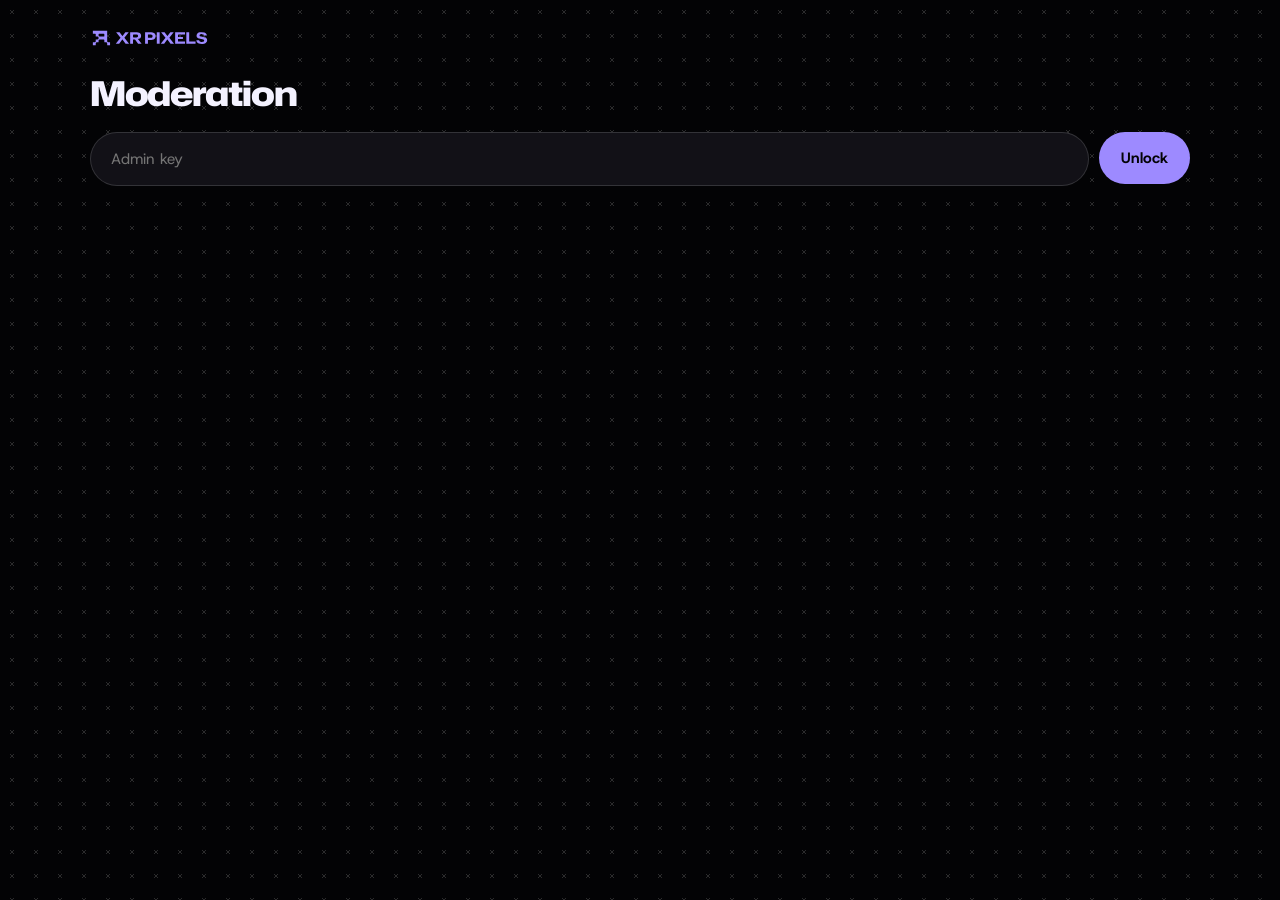
<file: knicks/admin.html>
<!doctype html>
<html lang="en"><head><meta charset="utf-8"><title>XR Pixels x New York</title>
<meta name="robots" content="noindex">
<script>location.replace('../new-york/admin.html' + location.search + location.hash);</script>
<meta http-equiv="refresh" content="0; url=../new-york/admin.html">
</head><body><a href="../new-york/admin.html">Continue to the live demo</a></body></html>
</file>
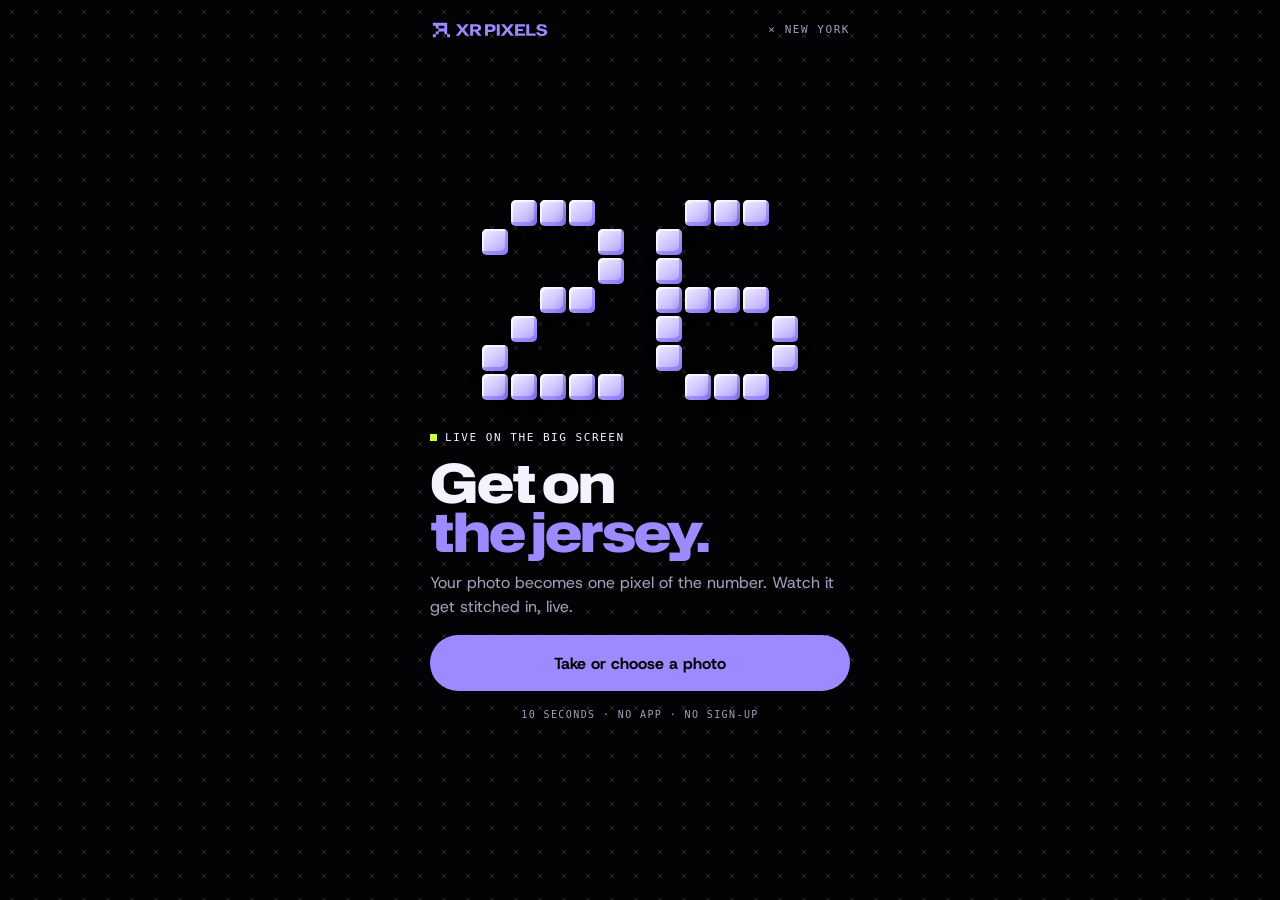
<file: knicks/upload.html>
<!doctype html>
<html lang="en"><head><meta charset="utf-8"><title>XR Pixels x New York</title>
<meta name="robots" content="noindex">
<script>location.replace('../new-york/upload.html' + location.search + location.hash);</script>
<meta http-equiv="refresh" content="0; url=../new-york/upload.html">
</head><body><a href="../new-york/upload.html">Continue to the live demo</a></body></html>
</file>
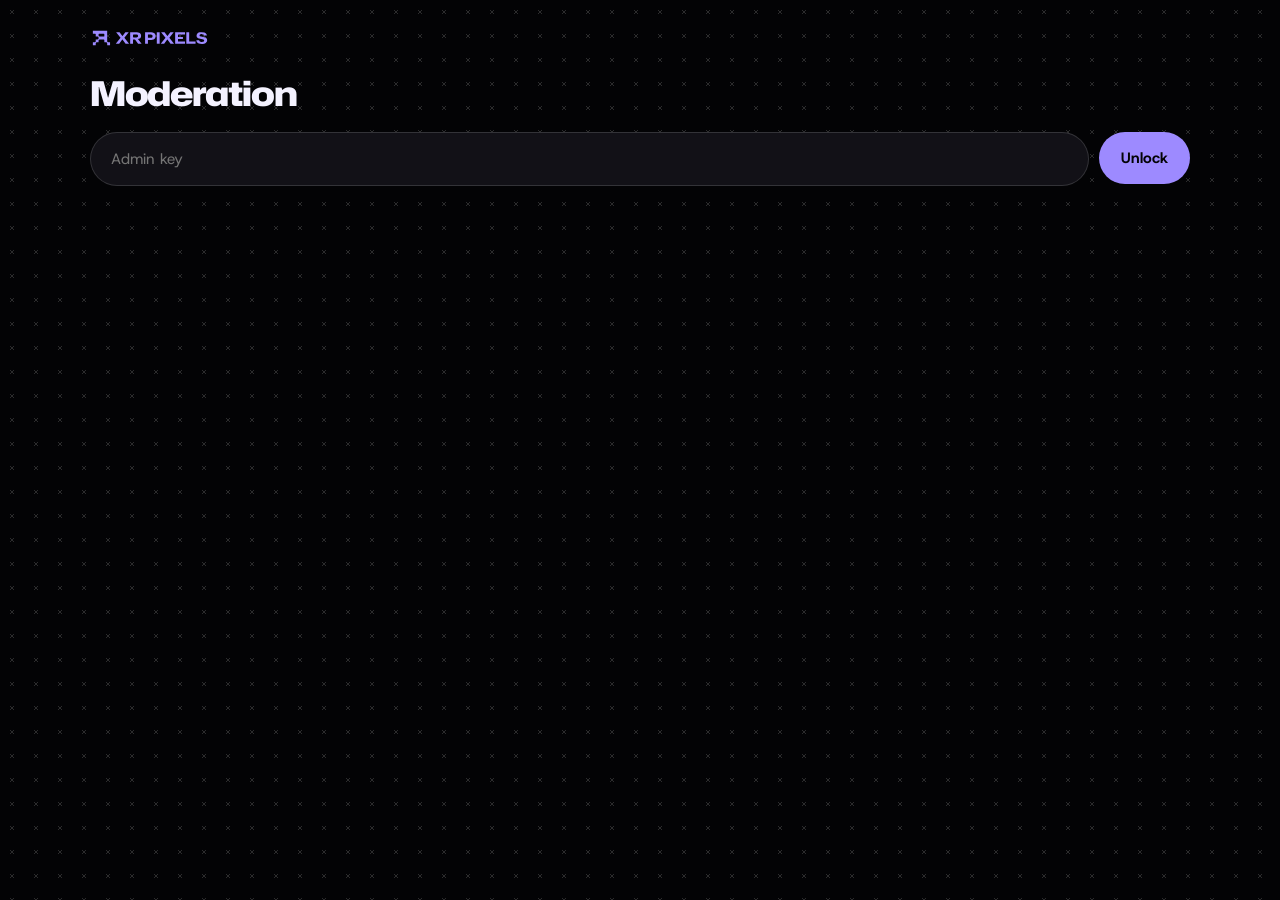
<file: new-york/admin.html>
<!doctype html>
<html lang="en">
<head>
<meta charset="utf-8" />
<meta name="viewport" content="width=device-width,initial-scale=1" />
<link rel="icon" href="./brand/xrpixels-mark.svg" />
<title>Jersey wall · moderation</title>
  <script type="module" crossorigin src="./assets/admin-DK7S-kNw.js"></script>
  <link rel="modulepreload" crossorigin href="./assets/backend-DT-bbVWf.js">
  <link rel="stylesheet" crossorigin href="./assets/admin-CElDsKN3.css">
</head>
<body>
<main class="adm">
  <header><img src="./brand/xrpixels-logo.svg" alt="XR Pixels"/><span id="state"></span></header>
  <h1>Moderation</h1>
  <form id="login" class="row"><input id="key" type="password" placeholder="Admin key" /><button>Unlock</button></form>
  <section id="panel" hidden>
    <label class="switch"><input type="checkbox" id="mod" /> <span>Approve photos before they go on the jersey</span></label>
    <p class="note" id="note"></p>
    <div class="grid" id="grid"></div>
  </section>
</main>
</body>
</html>
</file>
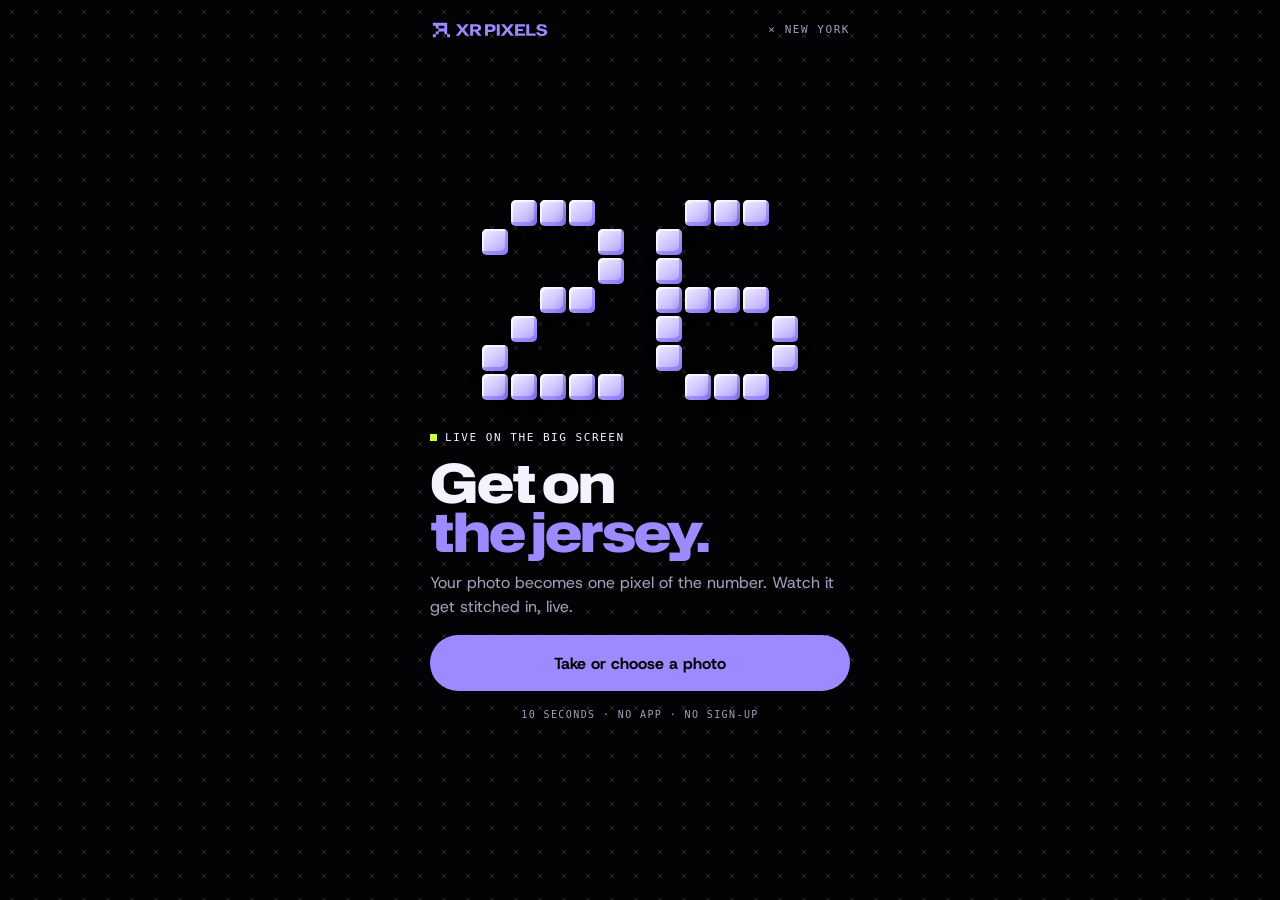
<file: new-york/upload.html>
<!doctype html>
<html lang="en">
<head>
<meta charset="utf-8" />
<meta name="viewport" content="width=device-width,initial-scale=1,viewport-fit=cover" />
<meta name="theme-color" content="#030305" />
<link rel="icon" href="./brand/xrpixels-mark.svg" />
<title>Get on the jersey · XR Pixels</title>
  <script type="module" crossorigin src="./assets/upload-B_IssFj8.js"></script>
  <link rel="modulepreload" crossorigin href="./assets/backend-DT-bbVWf.js">
  <link rel="stylesheet" crossorigin href="./assets/upload-Dxy3IEEi.css">
</head>
<body>
<main class="app" id="app">
  <header class="top">
    <img src="./brand/xrpixels-logo.svg" alt="XR Pixels" />
    <span class="mono co">× New York</span>
  </header>

  <section class="screen on" data-screen="pick">
    <div class="cubes" id="cubes" aria-hidden="true"></div>
    <p class="mono kicker"><i></i>Live on the big screen</p>
    <h1 class="disp" id="pickTitle">Get on<br/><span>the jersey.</span></h1>
    <p class="sub" id="pickSub">Your photo becomes one pixel of the number. Watch it get stitched in, live.</p>
    <label class="btn solid" for="file">Take or choose a photo</label>
    <p class="mono foot">10 seconds · No app · No sign-up</p>
    <input id="file" type="file" accept="image/*" hidden />
  </section>

  <section class="screen" data-screen="frame">
    <p class="mono step"><em>02</em> Frame your pixel</p>
    <div class="frame" id="frame"><canvas id="crop" width="900" height="900"></canvas><b></b><b></b><b></b><b></b><div class="hint mono">Drag · pinch to zoom</div></div>
    <input class="zoom" id="zoom" type="range" min="1" max="3" step="0.01" value="1" aria-label="Zoom" />
    <input class="name" id="name" type="text" maxlength="24" placeholder="First name (optional)" autocomplete="given-name" />
    <label class="consent"><input id="ok" type="checkbox" /> <span>I'm happy for this photo to be shown on screen.</span></label>
    <button class="btn solid" id="send" disabled>Put me on it</button>
    <button class="btn ghost" id="again">Choose another</button>
  </section>

  <section class="screen" data-screen="sending">
    <div class="loader" aria-hidden="true"><i></i><i></i><i></i><i></i><i></i><i></i><i></i><i></i><i></i></div>
    <h2 class="disp">Stitching<br/>you in</h2>
  </section>

  <section class="screen" data-screen="done">
    <div class="me" id="me"><b></b><b></b><b></b><b></b></div>
    <h1 class="disp" id="doneTitle">You're on.</h1>
    <p class="sub" id="doneSub">Look up at the big screen.</p>
    <div class="line mono" id="line" hidden><i></i><span id="lineTxt">Joining the line</span></div>
    <button class="btn ghost" id="more">Add another photo</button>
  </section>

  <section class="screen" data-screen="error">
    <h2 class="disp">That didn't<br/>go through.</h2>
    <p class="sub" id="errMsg">Check your connection and try again.</p>
    <button class="btn solid" id="retry">Try again</button>
  </section>
</main>
</body>
</html>
</file>
<file: v2.css>
/* XR Pixels v2. Bones: MakeReign (mr-0..9). Skin: Wide Neck 6 x 5 module system, Void / Ultraviolet Light / Haze,
   Signal on Deep Green for the one inverted chapter. No gradients between brand colours. */
@font-face{font-family:Hubot;src:url(./fonts/HubotSans-VF.ttf) format("truetype");font-weight:200 900;font-stretch:75% 125%;font-display:swap}
@font-face{font-family:Host;src:url(./fonts/HostGrotesk-VF.ttf) format("truetype");font-weight:300 800;font-display:swap}

:root{
  --void:#030305;--fg:#f4f2ff;--mute:#a29eb8;--uv:#9d8aff;--line:#ffffff24;
  --haze:#f1eeff;--ink-l:#030305;--mute-l:#5c5970;--line-l:#0303052e;
  --signal:#c8ff3d;--green:#0b1f17;--fg-g:#eaffd0;--mute-g:#a3c7ab;
  --cell:24px;--pad:4vw;
  --mono:ui-monospace,"Cascadia Mono","SFMono-Regular",Consolas,monospace;
  --disp:800 1em/.9 Hubot,system-ui,sans-serif;
}
@media (max-width:760px){:root{--cell:16px;--pad:20px}}

*{box-sizing:border-box;margin:0;padding:0}
html{background:var(--void);-webkit-text-size-adjust:100%}
body{font:400 17px/1.55 Host,system-ui,sans-serif;color:var(--fg);background:var(--void);overflow-x:clip}
a{color:inherit}
img,video,canvas{display:block;max-width:100%}
button{font:inherit;color:inherit;background:none;border:0;cursor:pointer}
ol,ul{list-style:none}
a.shot{text-decoration:none;color:inherit}
.btn.ghost.shot{color:var(--fg)}
b{font-weight:600}
:focus-visible{outline:2px solid var(--uv);outline-offset:3px}
.light :focus-visible{outline-color:var(--ink-l)}
.signal :focus-visible{outline-color:var(--signal)}
.mono{font:500 12px/1.4 var(--mono);letter-spacing:.14em;text-transform:uppercase}
.uv{color:var(--uv)}
.skip{position:fixed;left:12px;top:-60px;z-index:100;background:var(--uv);color:var(--void);padding:10px 16px;border-radius:99px;font-weight:600;text-decoration:none}
.skip:focus{top:12px}

.display{font:var(--disp);font-size:clamp(46px,9vw,164px);font-stretch:112.5%;letter-spacing:-.04em;font-feature-settings:"ss04"}
.idx{color:var(--mute);margin-bottom:28px}
.grid6{display:grid;grid-template-columns:repeat(6,1fr);column-gap:var(--cell)}

/* ---------- 0 header ---------- */
.top{position:fixed;inset:0 0 auto;z-index:40;display:flex;align-items:center;gap:32px;padding:18px var(--pad);
  --h-fg:var(--fg);--h-logo:var(--uv);--h-bg:var(--void);color:var(--h-fg);background:var(--h-bg);transition:color .35s,background-color .35s}
/* Base header is a solid Void strip with UV logo and light text (safe over every section with no JS or after a failure).
   Only once the header enhancement succeeds (html.hdr-live) does it go transparent over the hero and follow each ground. */
.hdr-live .top:not(.compact){background:transparent}
.top[data-theme=light]{--h-fg:var(--ink-l);--h-logo:var(--ink-l);--h-bg:var(--haze)}
.top[data-theme=signal]{--h-fg:var(--signal);--h-logo:var(--signal);--h-bg:var(--green)}
.brand{display:flex;align-items:center;gap:12px;text-decoration:none;color:var(--h-logo);margin-right:auto}
.brand-mark{width:30px;height:25px;fill:currentColor}
.brand-word svg{height:22px;width:auto;display:block;margin-left:-6px}
.links{display:flex;gap:28px;font:600 15px Host}
.links a{text-decoration:none;background:linear-gradient(currentColor,currentColor) 0 100%/0 1px no-repeat;transition:background-size .3s}
.links a:hover{background-size:100% 1px}
.pill{font:700 14px Host;padding:11px 18px;border-radius:99px;background:var(--h-logo);color:var(--h-bg);text-decoration:none}
.menu-btn{display:none;font:700 15px Hubot;font-stretch:112.5%;text-decoration:none;color:var(--h-fg);padding:8px 16px;border:1px solid currentColor;border-radius:99px}
.menu-btn:focus-visible,.menu-close:focus-visible{outline:2px solid var(--h-logo,currentColor);outline-offset:3px}
.top.compact .links,.top.compact .pill{display:none}
.top.compact .menu-btn{display:block}
/* protected strip: past the hero the header keeps its own ground, so captions and chips never pass under the logo or Menu */
@media (max-width:900px){.links,.pill{display:none}.menu-btn{display:block}
}
@media (max-width:760px){.top{padding:14px var(--pad)}.brand-word svg{height:18px}.brand-mark{width:26px;height:22px}}

.menu{position:fixed;inset:0;width:100%;height:100%;max-width:none;max-height:none;border:0;background:var(--void);color:var(--fg)}
.menu::backdrop{background:var(--void)}
.menu-in{display:flex;flex-direction:column;height:100%;padding:18px var(--pad) 28px}
.menu-top{display:flex;justify-content:space-between;align-items:center;color:var(--uv)}
.menu-close{font:700 15px Hubot;font-stretch:112.5%;text-decoration:none;padding:8px 16px;border:1px solid currentColor;border-radius:99px;color:var(--fg)}
.menu nav{margin:auto 0;display:flex;flex-direction:column;gap:6px}
.menu nav a{display:flex;align-items:baseline;gap:14px;font:var(--disp);font-size:clamp(44px,13vw,96px);font-stretch:112.5%;letter-spacing:-.04em;text-decoration:none}
.menu nav a .mono{color:var(--uv)}
.menu-foot{color:var(--mute)}

/* ---------- 1 + 2 hero (ported from _lab/voxel-hero) ---------- */
.hero{position:relative}
.hero-scroll .hero{height:320vh}
.stage{position:sticky;top:0;height:100vh;height:100svh;overflow:hidden}
.matrix{position:absolute;inset:0;background-position:center;opacity:.9}
canvas#gl,canvas#px{position:absolute;inset:0;width:100%;height:100%}
canvas#px{pointer-events:none}
/* reveal: a static Premiere block after the hero without JS or with reduced motion; JS moves it into the stage for the dissolve */
.reveal{position:relative;height:100vh;height:100svh;margin:0;overflow:hidden;background:var(--void)}
.stage .reveal{position:absolute;inset:0;height:auto;opacity:0}
.static-mark{position:absolute;left:50%;top:50%;width:min(30vw,440px);transform:translate(-50%,-52%);fill:var(--uv)}
.hero-gl .static-mark{display:none}
.reveal img{width:100%;height:100%;object-fit:cover;object-position:50% 50%}
.reveal figcaption{position:absolute;right:var(--pad);bottom:6vh;text-align:right;display:flex;flex-direction:column;gap:10px;color:var(--fg)}
.reveal figcaption .mono{align-self:flex-end;background:var(--void);padding:6px 8px;border-radius:4px}
.reveal .rv-n{font:var(--disp);font-size:clamp(48px,8vw,140px);font-stretch:112.5%;letter-spacing:-.04em;color:var(--uv)}
.h{position:absolute;inset:0;pointer-events:none;font:var(--disp);font-size:clamp(44px,8.6vw,150px);font-stretch:112.5%;letter-spacing:-.035em;font-feature-settings:"ss04"}
.h span{position:absolute;white-space:nowrap;will-change:transform}
.h .a{left:var(--pad);top:22vh}.h .b{left:var(--pad);top:calc(22vh + 1em)}
.h .c{right:var(--pad);bottom:calc(16vh + 1em);text-align:right}.h .d{right:var(--pad);bottom:16vh;text-align:right;color:var(--uv)}
.hero-cta{position:absolute;right:var(--pad);bottom:calc(16vh - 76px);display:flex;gap:10px}
.btn{display:inline-flex;align-items:center;min-height:48px;padding:0 22px;border-radius:99px;font:700 15px Host;text-decoration:none;white-space:nowrap}
.btn.solid{background:var(--uv);color:var(--void)}
.btn.ghost{border:1px solid var(--mute);color:var(--fg)}
.btn:hover{background:var(--fg);color:var(--void);border-color:var(--fg)}
.meta{position:absolute;left:var(--pad);bottom:5vh;max-width:34ch;font-size:15px;color:var(--mute)}
@media (max-width:760px){
  .hero-scroll .hero{height:280vh}
  .static-mark{width:64vw}
  .h{font-size:clamp(40px,13vw,80px)}
  .h .a{top:15vh}.h .b{top:calc(15vh + 1em)}
  .h .c{bottom:calc(30vh + 1em)}.h .d{bottom:30vh}
  .hero-cta{left:var(--pad);right:auto;bottom:calc(30vh - 66px)}
  .btn{min-height:44px;padding:0 16px;font-size:14px}
  .meta{font-size:14px;max-width:30ch}
  }

/* portrait tablets (768x1024 class): the headline steps up and moves to the top and bottom bands so the mark sits between */
@media (min-width:761px) and (max-width:1100px) and (orientation:portrait){
  .h{font-size:clamp(56px,10.4vw,110px)}
  .h .a{top:12vh}.h .b{top:calc(12vh + 1em)}
  .h .c{bottom:calc(20vh + 1em)}.h .d{bottom:20vh}
  .hero-cta{bottom:calc(20vh - 72px)}
}

/* pixel dissolve edge between grounds */
.edge{position:absolute;left:0;right:0;top:0;height:calc(var(--cell) * 4);display:flex;flex-wrap:wrap;align-content:flex-start;overflow:hidden;pointer-events:none}
.edge i{width:var(--cell);height:var(--cell);flex:none}

/* ---------- 3 haze statement ---------- */
.about{position:relative;background:var(--haze);color:var(--ink-l);padding:34vh var(--pad) 30vh}
.about .idx{color:var(--mute-l)}
.about-l{grid-column:1 / 3;align-self:start;padding-top:12px}
.small{font-size:15px;line-height:1.5;max-width:30ch}
.minimark{width:120px;height:100px;margin-top:40px}
.minimark rect{fill:var(--ink-l)}
.minimark rect.off{fill:var(--mute-l)}
.statement{grid-column:3 / 7;font:700 clamp(30px,4.3vw,72px)/1.06 Hubot;font-stretch:112.5%;letter-spacing:-.025em}
.statement .w{transition:none}
@media (max-width:760px){.about{padding:22vh var(--pad) 18vh}.about-l,.statement{grid-column:1 / -1}.about-l{margin-bottom:48px}.minimark{width:72px;height:60px;margin-top:28px}}

/* ---------- 4 collective rows ---------- */
.collective{position:relative;padding:26vh var(--pad) 22vh}
.sec-head{margin-bottom:10vh}
.rows{border-top:1px solid var(--line)}
.row{width:100%;display:grid;grid-template-columns:1fr auto auto;align-items:center;column-gap:var(--cell);
  padding:26px 0;border-bottom:1px solid var(--line);text-align:left;position:relative}
.r-n{font:var(--disp);font-size:clamp(30px,5.2vw,88px);font-stretch:112.5%;letter-spacing:-.035em;transition:color .25s,transform .45s cubic-bezier(.22,1,.36,1)}
.r-t{color:var(--mute);border:1px solid var(--line);padding:6px 10px;border-radius:6px}
.r-v{font:700 15px Host;color:var(--fg)}
.r-v::after{content:"";display:inline-block;width:9px;height:9px;margin-left:10px;background:var(--uv)}
.r-th{display:none}
@media (hover:hover){.row:hover .r-n,.row:focus-visible .r-n{color:var(--uv);transform:translateX(var(--cell))}}
.note{margin-top:40px;color:var(--mute);font-size:15px}
.peek{position:fixed;left:0;top:0;width:340px;aspect-ratio:16/10;z-index:30;pointer-events:none;opacity:0;border-radius:10px;overflow:hidden;background:var(--void)}
.peek img{width:100%;height:100%;object-fit:cover}
.pix{position:absolute;inset:0;display:grid;grid-template-columns:repeat(var(--pc,12),1fr);grid-auto-rows:1fr}
.pix i{background:var(--uv);opacity:0}
@media (max-width:760px){
  .collective{padding:20vh var(--pad) 16vh}
  .row{grid-template-columns:auto 1fr;grid-template-areas:"n th" "t v";row-gap:12px;padding:20px 0}
  .r-n{grid-area:n}.r-t{grid-area:t;justify-self:start}.r-v{grid-area:v;justify-self:end}
  .r-th{display:block;grid-area:th;justify-self:end;width:120px;height:75px;object-fit:cover;border-radius:6px}
}

/* ---------- 5 signal chapter ---------- */
.tech{position:relative;background:var(--green);color:var(--fg-g);padding:28vh 0 0;text-align:center;overflow:hidden}
.tech .idx{color:var(--mute-g)}
.tech .display{color:var(--signal)}
.tech-head{padding:0 var(--pad);position:relative;z-index:2}
.lead{max-width:44ch;margin:36px auto 0;font-size:clamp(17px,1.4vw,21px);line-height:1.55}
.lead b{color:var(--signal);font-weight:600}
.field-wrap{position:relative;height:78vh;margin-top:4vh}
#field{width:100%;height:100%;touch-action:pan-y}
.field-hint{position:absolute;left:50%;bottom:28px;transform:translateX(-50%);color:var(--mute-g)}
@media (max-width:760px){.tech{padding-top:20vh}.field-wrap{height:56vh}}

/* ---------- 6 gallery: MakeReign two-column stagger by default (no-JS, reduced motion);
   the horizontal pinned track only while the pin is live (.work.is-h) ---------- */
.work{position:relative;overflow:hidden}
.track{display:flex;flex-wrap:wrap;align-items:flex-start;gap:calc(var(--cell) * 3);padding:24vh var(--pad) 16vh}
.work-head{width:100%;flex:none}
.work-head .display{font-size:clamp(44px,5.8vw,104px)}
.case{flex:none;width:calc(50% - var(--cell) * 1.5);text-align:left;display:flex;flex-direction:column}
.case:nth-of-type(even){margin-top:14vh}
.work.is-h .track{flex-wrap:nowrap;width:max-content;padding:18vh var(--pad) 12vh}
.work.is-h .work-head{width:34vw;padding-top:4vh}
.work.is-h .case{width:clamp(320px,36vw,600px)}
.work.is-h .case:nth-of-type(even){margin-top:18vh}
.work.is-h .case.tall{width:clamp(260px,24vw,400px)}
.work.is-h .case.tall:nth-of-type(even){margin-top:8vh}
.work.is-h .case.tall .media{aspect-ratio:3/4}
.media{position:relative;display:block;aspect-ratio:16/10;border-radius:10px;overflow:hidden;background:#0b0c14}
.media video,.media img{width:100%;height:100%;object-fit:cover}
.tags{position:absolute;right:14px;top:14px;display:flex;gap:6px;z-index:2}
.tags i{font:600 11px/1 var(--mono);letter-spacing:.12em;text-transform:uppercase;font-style:normal;background:var(--void);color:var(--fg);padding:7px 9px;border-radius:4px}
.c-name{margin-top:22px;font:700 12px var(--mono);letter-spacing:.14em;text-transform:uppercase;color:var(--uv)}
.c-cap{margin-top:12px;font:600 clamp(22px,2.2vw,34px)/1.15 Hubot;font-stretch:105%;letter-spacing:-.015em;max-width:22ch}
.case:hover .c-cap,.case:focus-visible .c-cap{color:var(--uv)}
@media (max-width:760px){
  .track{flex-direction:column;flex-wrap:nowrap;gap:64px;padding:20vh var(--pad) 12vh}
  .case{width:100%}.case:nth-of-type(even){margin-top:0}
  .case.tall .media{aspect-ratio:4/5}
}

/* ---------- 7 premiere + giant links ---------- */
.premiere{position:relative;padding:8vh 0 18vh}
.pframe{position:relative;height:100vh;height:100svh;overflow:hidden;clip-path:inset(0 round 0)}
.pframe img,.pframe video{display:block;width:100%;height:100%;object-fit:cover;object-position:50% 50%}
.p-copy{position:absolute;right:var(--pad);bottom:8vh;max-width:min(56vw,900px);text-align:right;display:flex;flex-direction:column;align-items:flex-end;gap:24px;
  background:#030305d9;padding:28px 32px;border-radius:12px}
.p-copy .idx{margin:0}
.p-copy .display{font-size:clamp(40px,6vw,108px)}
.together{padding:22vh var(--pad) 0;align-items:start}
.together .idx{grid-column:1 / 3;padding-top:20px}
.giant{grid-column:3 / 7}
.giant a{display:flex;align-items:center;gap:var(--cell);font:var(--disp);font-size:clamp(44px,7.4vw,132px);font-stretch:112.5%;letter-spacing:-.04em;line-height:1.08;text-decoration:none;color:var(--mute);transition:color .25s}
.giant i{width:.32em;height:.32em;background:var(--uv);flex:none;transform:scale(0);transition:transform .35s cubic-bezier(.22,1,.36,1)}
.giant a:hover,.giant a:focus-visible{color:var(--fg)}
.giant a:hover i,.giant a:focus-visible i{transform:scale(1)}
@media (max-width:760px){
  .pframe{height:88vh}
  .p-copy{left:var(--pad);max-width:none;align-items:flex-start;text-align:left;padding:20px}
  .together{padding-top:14vh}.together .idx,.giant{grid-column:1 / -1}
  .giant a{font-size:clamp(40px,12vw,64px)}
}

/* ---------- 8 contact + footer ---------- */
.contact{padding:20vh var(--pad) 18vh;border-top:1px solid var(--line)}
.c-l{grid-column:1 / 4}
.c-r{grid-column:4 / 7}
.c-l .display{font-size:clamp(46px,7vw,124px)}
.c-r h3{font:700 clamp(24px,2.4vw,36px)/1.1 Hubot;font-stretch:112.5%;letter-spacing:-.02em}
.h-sub{color:var(--mute);margin:14px 0 40px;max-width:44ch}
.form{display:flex;flex-direction:column;gap:26px}
.row2{display:grid;grid-template-columns:1fr 1fr;gap:var(--cell)}
.field{display:flex;flex-direction:column;gap:8px;min-width:0}
.field label{font:600 13px var(--mono);letter-spacing:.1em;text-transform:uppercase;color:var(--fg)}
.field input,.field textarea{width:100%;min-width:0;font:400 18px Host;color:var(--fg);background:transparent;border:0;border-bottom:1px solid var(--mute);padding:10px 0;border-radius:0;resize:vertical}
.field input::placeholder,.field textarea::placeholder{color:var(--mute);opacity:1}
.field input:focus-visible,.field textarea:focus-visible{outline:none;border-bottom:2px solid var(--uv)}
.hp{position:absolute;left:-9999px;width:1px;height:1px;overflow:hidden}
.form .btn{align-self:flex-start}
.form-status{min-height:1.5em;font-size:15px}
.form-status.ok{color:var(--signal)}
.form-status.bad{color:#ffb4a8}
@media (max-width:1100px){.c-l,.c-r{grid-column:1 / -1}.c-l{margin-bottom:56px}.c-r{max-width:720px}}
@media (max-width:760px){.row2{grid-template-columns:1fr}}

.foot{padding:0 var(--pad) 24px;border-top:1px solid var(--line)}
.cols{display:grid;grid-template-columns:repeat(4,1fr);gap:var(--cell);padding:48px 0 12vh}
.cols .mono{color:var(--mute);margin-bottom:10px}
.cols a{text-decoration:none}
.cols a:hover{color:var(--uv)}
.f-nav{display:flex;flex-direction:column;gap:6px;font:500 22px Host}
#wordmark{width:100%;height:auto;display:none}
.wm-canvas #wordmark{display:block}
.wm-static{display:flex;align-items:flex-end;gap:3%;color:var(--uv);fill:var(--uv)}
.wm-static svg{height:clamp(34px,8.6vw,124px);width:auto}
.wm-canvas .wm-static{display:none}
.field-wrap{display:none}
.field-gl .field-wrap{display:block}
.tech{padding-bottom:22vh}
.field-gl .tech{padding-bottom:0}
.f-bottom{display:flex;justify-content:space-between;gap:16px;color:var(--mute);padding-top:20px;border-top:1px solid var(--line);margin-top:24px}
@media (max-width:760px){.cols{grid-template-columns:1fr 1fr;row-gap:36px}}

/* product dialog (v1 lightbox behaviour) */
.shotbox{border:0;padding:0;background:none;position:fixed;inset:0;margin:auto;width:min(1100px,92vw);height:max-content;max-height:92vh;color:var(--fg)}
.shotbox::backdrop{background:#030305e6}
.shotbox video{width:100%;height:auto;max-height:78vh;background:#000;border-radius:12px;aspect-ratio:16/10;object-fit:contain}
.sb-bar{display:flex;justify-content:space-between;align-items:center;gap:16px;margin-top:14px}
.sb-close{font:600 13px var(--mono);letter-spacing:.12em;text-transform:uppercase;border:1px solid var(--mute);border-radius:99px;padding:12px 20px}
.sb-close:hover{border-color:var(--uv);color:var(--uv)}

@media (prefers-reduced-motion:reduce){
  .hero-scroll .hero{height:auto}.stage{position:relative;height:100vh;height:100svh}
  *{transition:none!important}
}

/* 5b showreel. Static first: a grid of the nine films (no-JS, reduced motion, no WebGL). With reel-gl the
   section becomes a 640vh scrubbed WebGL scene and the grid stays in the DOM as the accessible list. */
.reel{position:relative;padding:22vh 0 12vh}
.reel-head{padding:0 var(--pad) 6vh}
.reel-stage{display:none}
.reel-list{list-style:none;padding:0 var(--pad);display:grid;grid-template-columns:repeat(auto-fill,minmax(260px,1fr));gap:calc(var(--cell) * .75)}
.reel-list a{display:flex;flex-direction:column;gap:6px;color:inherit;text-decoration:none}
.reel-list img{width:100%;height:auto;aspect-ratio:16/10;object-fit:cover;border-radius:10px;background:#0b0c14}
.reel-list .rs-n{font-weight:600}
.reel-list a:hover .rs-n,.reel-list a:focus-visible .rs-n{color:var(--uv)}
html.reel-gl .reel{height:640vh;padding:0}
html.reel-gl .reel-head{position:absolute;inset:0 0 auto;padding-top:22vh;z-index:2;pointer-events:none}
html.reel-gl .reel-stage{display:block;position:sticky;top:0;height:100vh;height:100svh;overflow:hidden}
html.reel-gl .reel-list{position:absolute;width:1px;height:1px;overflow:hidden;clip-path:inset(50%);white-space:nowrap}
#reelgl{position:absolute;inset:0;width:100%;height:100%;display:block}
.reel-top{position:absolute;top:calc(var(--cell) * 4);left:var(--pad);right:var(--pad);display:flex;justify-content:flex-end}
.reel-n{font-variant-numeric:tabular-nums}
.reel-hud{position:absolute;left:calc(var(--pad) - 14px);bottom:6vh;display:flex;flex-direction:column;gap:6px;max-width:36ch;padding:12px 14px 14px;border-radius:12px;background:#030305d9}
.reel-name{font:700 clamp(22px,2.4vw,34px)/1.05 Hubot,system-ui,sans-serif;font-stretch:112.5%}
.reel-cap{color:var(--mute);font-size:15px}
.reel-btn{pointer-events:auto;align-self:flex-start;margin-top:10px;padding:9px 16px;border-radius:999px;border:1px solid var(--line);background:#030305b3;color:var(--fg);font:500 12px/1.4 var(--mono);letter-spacing:.14em;text-transform:uppercase;cursor:pointer}
.reel-btn:hover{border-color:var(--uv);color:var(--uv)}
.reel-btn:focus-visible{outline:2px solid var(--uv);outline-offset:3px}
.reel-top{align-items:center;gap:16px}.reel-top .reel-btn{margin-top:0}
.h-sub + .h-sub{margin-top:-24px}
.brief-link{color:var(--uv);text-decoration:underline;text-underline-offset:3px}
.brief-link:hover{color:var(--fg)}

/* ---------- interactive: framed partner demo under our own bar ---------- */
/* --ix-crop is the height of the partner's top bar; the iframe is shifted up by it so only our bar shows */
.interactive{position:relative;background:var(--void);color:var(--fg);padding:22vh var(--pad) 18vh;--ix-crop:64px}
.ix-head{max-width:1100px;margin:0 auto 56px}
.ix-lead{max-width:44ch;margin-top:28px;font-size:clamp(17px,1.4vw,21px);line-height:1.55;color:var(--mute)}
.ix-frame{max-width:1100px;margin:0 auto;border:1px solid var(--line);border-radius:14px;overflow:hidden;background:#000}
.ix-bar{display:flex;align-items:center;gap:12px;height:56px;padding:0 18px;border-bottom:1px solid var(--line)}
.ix-bar img{border-radius:4px}
.ix-name{font-weight:700;letter-spacing:-.01em}
.ix-bar .mono{margin-left:auto;color:var(--uv)}
.ix-view{position:relative;height:min(72vh,720px);overflow:hidden;display:grid;place-items:center;background:radial-gradient(60% 60% at 50% 40%,#9d8aff22,transparent)}
.ix-view iframe{position:absolute;left:0;top:calc(-1 * var(--ix-crop));width:100%;height:calc(100% + var(--ix-crop));border:0}
@media (max-width:760px){.ix-view{height:70vh}}
</file>
<file: brief/brief.css>
@font-face{font-family:Hubot;src:url(../fonts/HubotSans-VF.ttf) format("truetype");font-weight:200 900;font-stretch:75% 125%;font-display:swap}
@font-face{font-family:Host;src:url(../fonts/HostGrotesk-VF.ttf) format("truetype");font-weight:300 800;font-display:swap}
:root{--void:#030305;--fg:#f4f2ff;--mute:#a29eb8;--uv:#9d8aff;--line:#ffffff24;--panel:#0d0d14;--err:#ff9a8a;
  --mono:ui-monospace,"Cascadia Mono","SFMono-Regular",Consolas,monospace;--pad:clamp(16px,4vw,56px)}
*{box-sizing:border-box;margin:0}
html{background:var(--void);-webkit-text-size-adjust:100%}
body{font:400 16px/1.55 Host,system-ui,sans-serif;color:var(--fg);background:var(--void)}
a{color:var(--uv)}
.mono{font:500 12px/1.4 var(--mono);letter-spacing:.14em;text-transform:uppercase;color:var(--mute)}
.display{font:800 clamp(40px,5.4vw,84px)/.92 Hubot,system-ui,sans-serif;font-stretch:112.5%;font-feature-settings:"ss04";letter-spacing:-.02em}
.lead{color:var(--mute);font-size:18px;max-width:52ch}
:focus-visible{outline:2px solid var(--uv);outline-offset:3px}

.top{display:flex;justify-content:space-between;align-items:center;padding:20px var(--pad);border-bottom:1px solid var(--line)}
.brand img{display:block;height:24px;width:auto}

.wrap{display:grid;grid-template-columns:minmax(320px,5fr) 7fr;gap:clamp(24px,4vw,64px);padding:clamp(24px,4vw,48px) var(--pad) 12vh;max-width:1480px;margin:0 auto}

/* stage: one framed film above the stepper (fin.ai stage + stepper, Ultraviolet rule instead of orange) */
.stage{position:sticky;top:24px;align-self:start;display:flex;flex-direction:column;gap:18px}
.screen{position:relative;aspect-ratio:16/10;border-radius:14px;overflow:hidden;background:var(--panel);border:1px solid var(--line)}
.screen video{width:100%;height:100%;object-fit:cover;display:block;transition:opacity .35s}
.screen.swap video{opacity:0}
.film-btn{position:absolute;right:10px;top:10px;padding:7px 12px;border-radius:999px;border:1px solid var(--line);background:#030305b3;color:var(--fg);font:500 11px/1.3 var(--mono);letter-spacing:.12em;text-transform:uppercase;cursor:pointer}
.film-cap{position:absolute;left:12px;bottom:10px;padding:5px 9px;border-radius:6px;background:#030305b3;color:var(--fg)}
.steps{list-style:none;padding:0;display:grid;gap:4px}
.steps button{position:relative;width:100%;display:grid;grid-template-columns:12px 1fr;column-gap:12px;row-gap:2px;align-items:start;text-align:left;padding:12px 14px;border:0;border-radius:10px;background:transparent;color:#cfcbe0;font:inherit;cursor:pointer;transition:background .2s,color .2s}
.steps button:hover{color:var(--fg);background:#ffffff08}
.steps button i{width:10px;height:10px;background:var(--uv);margin-top:7px}
.steps button b{font-weight:600}
.steps button span{grid-column:2;color:var(--mute);font-size:14px}
.steps button[aria-current]{color:var(--fg);background:var(--panel)}
.steps button[aria-current]::before{content:"";position:absolute;left:14px;right:14px;top:0;height:2px;background:var(--uv);transform-origin:left;animation:rule .6s cubic-bezier(.2,.7,.2,1) both}
.steps button.done i{background:transparent;border:2px solid var(--uv)}
@keyframes rule{from{transform:scaleX(0)}to{transform:scaleX(1)}}

/* form */
.brief{min-width:0}
.intro{display:grid;gap:16px;margin-bottom:36px}
.note{padding:12px 14px;border:1px solid var(--line);border-radius:10px}
.step{border:0;padding:0;min-width:0;display:none;gap:22px}
.step.on{display:grid}
legend{display:grid;gap:6px;padding:0;margin-bottom:22px;font:700 clamp(26px,2.6vw,36px)/1.05 Hubot,system-ui,sans-serif;font-stretch:112.5%}
.grid{display:grid;grid-template-columns:1fr 1fr;gap:16px 18px}
.wide{grid-column:1/-1}
.f{display:grid;gap:7px;font-size:14px;color:var(--mute)}
.f input,.f textarea{width:100%;padding:12px 14px;border-radius:10px;border:1px solid #77748a;background:var(--panel);color:var(--fg);font:400 16px/1.4 Host,system-ui,sans-serif}
.f textarea{resize:vertical}
.f input:hover,.f textarea:hover{border-color:#a29eb8}
.f input:focus-visible,.f textarea:focus-visible{outline:2px solid var(--uv);outline-offset:1px;border-color:transparent}
input[type=date]{color-scheme:dark}
.check{display:flex;gap:10px;align-items:center;color:var(--mute);font-size:14px}
.check input{width:18px;height:18px;accent-color:var(--uv)}
.q{color:var(--fg);font-weight:600;margin-bottom:10px}
.q .opt{color:var(--mute);font-weight:400}
.pick{display:flex;flex-wrap:wrap;gap:8px}
.pick .q{flex-basis:100%;margin-bottom:2px}
.pick label{position:relative;padding:9px 14px;border-radius:999px;border:1px solid #77748a;cursor:pointer;font-size:15px;transition:border-color .15s,background .15s}
.pick label:hover{border-color:#a29eb8}
.pick input{position:absolute;opacity:0;inset:0;margin:0;cursor:pointer}
.pick label:has(input:checked){background:var(--uv);border-color:var(--uv);color:var(--void);font-weight:600}
.pick label:has(input:focus-visible){outline:2px solid var(--fg);outline-offset:2px}
.sol{display:grid;grid-template-columns:repeat(auto-fill,minmax(180px,1fr));gap:12px}
.sol label{position:relative;display:grid;gap:4px;padding:8px 8px 12px;border-radius:12px;border:1px solid #77748a;cursor:pointer;transition:border-color .15s,background .15s}
.sol label:hover{border-color:#a29eb8}
.sol input{position:absolute;opacity:0;inset:0;margin:0;cursor:pointer;z-index:1}
.sol video{width:100%;aspect-ratio:16/10;object-fit:cover;border-radius:8px;background:var(--panel);margin-bottom:6px}
.sol b{font-weight:600;padding:0 4px}
.sol span{color:var(--mute);font-size:13px;padding:0 4px}
.sol .none{align-content:center;min-height:120px;text-align:center}
.sol label:has(input:checked){border-color:var(--uv);background:#9d8aff1f;box-shadow:inset 0 0 0 1px var(--uv)}
.sol label:has(input:checked) b::after{content:" \2713";color:var(--uv)}
.sol label:has(input:focus-visible){outline:2px solid var(--fg);outline-offset:2px}
details{border-top:1px solid var(--line);padding-top:16px}
summary{cursor:pointer;font-weight:600;color:var(--fg);list-style:none;display:flex;gap:8px;align-items:center}
summary::-webkit-details-marker{display:none}
summary::before{content:"+";display:inline-grid;place-items:center;width:22px;height:22px;border-radius:6px;border:1px solid var(--line);color:var(--uv)}
details[open] summary::before{content:"\2212"}
summary span{color:var(--mute);font-weight:400}
details[open]>.grid{margin-top:18px}
.err{color:var(--err);font-size:13px}
.bad input,.bad textarea{border-color:var(--err)}
.pick.bad,.sol.bad{outline:1px dashed var(--err);outline-offset:6px;border-radius:12px}
.hp{position:absolute;left:-9999px;width:1px;height:1px;overflow:hidden}
.ts:empty{display:none}

.nav{display:flex;align-items:center;gap:14px;margin-top:34px;padding-top:22px;border-top:1px solid var(--line)}
.status{flex:1;color:var(--mute);font-size:14px}
.status.bad{color:var(--err)}
.btn{display:inline-block;padding:13px 24px;border-radius:999px;font:600 15px/1 Host,system-ui,sans-serif;cursor:pointer;text-decoration:none;border:1px solid transparent}
.btn.solid{background:var(--uv);color:var(--void)}
.btn.solid:hover{background:#b3a4ff}
.btn.ghost{background:transparent;color:var(--fg);border-color:var(--line)}
.btn.ghost:hover{border-color:var(--uv)}
.btn[disabled]{opacity:.5;cursor:progress}
#back[hidden],#next[hidden],#send[hidden]{display:none}
.done{display:grid;gap:18px;padding:12vh 0}
.done[hidden]{display:none}
.done .btn{justify-self:start}
.sent .step,.sent .nav,.sent .intro{display:none}

@media (max-width:900px){
  .wrap{grid-template-columns:1fr}
  .stage{position:relative;top:0}
  .steps{grid-template-columns:repeat(5,1fr);gap:6px}
  .steps button{display:block;padding:10px 0 0;background:transparent;border-radius:0}
  .steps button[aria-current]{background:transparent}
  .steps button i{display:block;width:100%;height:3px;margin-bottom:8px;background:#ffffff2e}
  .steps button[aria-current] i,.steps button.done i{background:var(--uv);border:0}
  .steps button[aria-current]::before{display:none}
  .steps button b{font-size:12px;line-height:1.25;display:block}
  .steps button span{display:none}
}
@media (max-width:560px){.grid{grid-template-columns:1fr}.sol{grid-template-columns:1fr 1fr}.sol span{display:none}.nav{flex-wrap:wrap}.status{flex-basis:100%;order:-1}}
@media (prefers-reduced-motion:reduce){*{animation:none!important;transition:none!important}}
legend:focus{outline:none}
.intro[hidden]{display:none}
</file>
<file: new-york/assets/main-BDvN2mNe.css>
@font-face{font-family:Graduate;font-style:normal;font-display:swap;font-weight:400;src:url(./graduate-latin-400-normal-BjgGaByd.woff2) format("woff2"),url(./graduate-latin-400-normal-CfhP6dNZ.woff) format("woff");unicode-range:U+0000-00FF,U+0131,U+0152-0153,U+02BB-02BC,U+02C6,U+02DA,U+02DC,U+0304,U+0308,U+0329,U+2000-206F,U+20AC,U+2122,U+2191,U+2193,U+2212,U+2215,U+FEFF,U+FFFD}@font-face{font-family:Hubot;src:url(../fonts/HubotSans-VF.ttf) format("truetype");font-weight:200 900;font-stretch:75% 125%;font-display:swap}@font-face{font-family:Host;src:url(../fonts/HostGrotesk-VF.ttf) format("truetype");font-weight:300 800;font-display:swap}:root{--void: #030305;--fg: #f4f2ff;--mute: #a29eb8;--uv: #9d8aff;--uv-deep: #5b3cf0;--haze: #f1eeff;--line: #ffffff24;--signal: #c8ff3d;--green: #0b1f17;--ink-l: #030305;--mute-l: #5c5970;--mono: ui-monospace, "Cascadia Mono", "SFMono-Regular", Consolas, monospace;--cross: url("data:image/svg+xml,%3Csvg xmlns='http://www.w3.org/2000/svg' width='24' height='24'%3E%3Cpath d='M10 10l4 4M14 10l-4 4' stroke='%23ffffff' stroke-opacity='.16' stroke-width='1'/%3E%3C/svg%3E")}.disp{font-family:Hubot,system-ui,sans-serif;font-weight:800;font-stretch:112.5%;letter-spacing:-.04em;line-height:.9;font-feature-settings:"ss04"}.mono{font-family:var(--mono);text-transform:uppercase;letter-spacing:.14em}.ui{position:fixed;top:0;right:0;bottom:0;left:0;pointer-events:none;font-family:Host,system-ui,sans-serif;color:var(--fg);--u: min(1vw, 1.78vh)}.xr-top{position:absolute;left:calc(3 * var(--u));top:calc(2.8 * var(--u));display:flex;align-items:center;gap:calc(1.2 * var(--u))}.xr-top img{height:calc(2.1 * var(--u));display:block}.xr-top .x{font:400 calc(1.4 * var(--u)) var(--mono);color:var(--mute)}.xr-top .team{font-size:calc(1.55 * var(--u));color:var(--fg)}.xr-live{position:absolute;right:calc(3 * var(--u));top:calc(2.6 * var(--u));display:none;align-items:center;gap:calc(.7 * var(--u));padding:calc(.55 * var(--u)) calc(1.1 * var(--u));border-radius:99px;background:var(--void);border:1px solid var(--line);font-size:calc(.8 * var(--u));color:var(--fg)}.xr-live.on{display:flex}.xr-live i{width:calc(.6 * var(--u));height:calc(.6 * var(--u));background:var(--signal);animation:blink 1.4s steps(2) infinite}@keyframes blink{50%{opacity:.25}}.xr-count{position:absolute;left:calc(3 * var(--u));bottom:calc(3 * var(--u));background:var(--void) var(--cross);border:1px solid var(--line);border-radius:calc(1.4 * var(--u));padding:calc(1.6 * var(--u)) calc(2 * var(--u)) calc(1.7 * var(--u))}.xr-count .lbl{font-size:calc(.78 * var(--u));color:var(--mute);margin-bottom:calc(.9 * var(--u))}.xr-count .big{display:flex;align-items:baseline;gap:calc(.6 * var(--u))}.xr-count .big b{font-size:calc(5.6 * var(--u));color:var(--fg);font-weight:800}.xr-count .big span{font-size:calc(2.2 * var(--u));color:var(--uv)}.xr-count .big i{font-style:normal}.xr-bar{display:grid;grid-template-columns:repeat(24,calc(.62 * var(--u)));gap:calc(.22 * var(--u));margin-top:calc(1.3 * var(--u))}.xr-bar i{height:calc(.62 * var(--u));background:var(--line);transition:background .4s}.xr-bar i.on{background:var(--uv)}.xr-bar i.tip{background:var(--signal);animation:blink 1s steps(2) infinite}.xr-recent{position:absolute;right:calc(3 * var(--u));bottom:calc(17.6 * var(--u));display:flex;gap:calc(.45 * var(--u))}.xr-recent .t{width:calc(3.6 * var(--u));height:calc(3.6 * var(--u));background:var(--void) center/cover;border:calc(.18 * var(--u)) solid var(--haze);animation:pop .55s cubic-bezier(.2,1.6,.4,1) both}.xr-recent .lbl{position:absolute;right:0;bottom:calc(100% + .7 * var(--u));font-size:calc(.72 * var(--u));color:var(--fg);opacity:.8;white-space:nowrap}@keyframes pop{0%{transform:scale(.2);opacity:0}}.xr-qr{position:absolute;right:calc(3 * var(--u));bottom:calc(3 * var(--u));display:flex;align-items:stretch;gap:calc(1.6 * var(--u));background:var(--haze);color:var(--ink-l);padding:calc(1.2 * var(--u));border-radius:calc(1.4 * var(--u))}.xr-qr .code{position:relative;width:calc(10.4 * var(--u));height:calc(10.4 * var(--u));background:#fff;border-radius:calc(.6 * var(--u));display:grid;place-items:center}.xr-qr .code canvas{width:calc(8.2 * var(--u))!important;height:calc(8.2 * var(--u))!important;display:block}.xr-qr .code b{position:absolute;width:calc(.5 * var(--u));height:calc(.5 * var(--u));background:var(--uv-deep)}.xr-qr .code b:nth-child(2){left:0;top:0}.xr-qr .code b:nth-child(3){right:0;top:0}.xr-qr .code b:nth-child(4){left:0;bottom:0}.xr-qr .code b:nth-child(5){right:0;bottom:0}.xr-qr .txt{display:flex;flex-direction:column;justify-content:space-between;padding:calc(.3 * var(--u)) calc(.6 * var(--u)) calc(.2 * var(--u)) 0}.xr-qr .steps{font-size:calc(.72 * var(--u));color:var(--mute-l);display:flex;gap:calc(1.1 * var(--u))}.xr-qr .steps em{font-style:normal;color:var(--uv-deep)}.xr-qr .h{font-size:calc(2.7 * var(--u))}.xr-qr .h span{color:var(--uv-deep)}.xr-qr .by{display:flex;flex-wrap:wrap;row-gap:calc(.25 * var(--u));align-items:center;gap:calc(.6 * var(--u));font-size:calc(.66 * var(--u));color:var(--mute-l)}.xr-qr .by img{height:calc(1 * var(--u));filter:brightness(0) saturate(100%) invert(19%) sepia(93%) saturate(4870%) hue-rotate(250deg) brightness(92%)}.xr-toast{position:absolute;left:50%;top:calc(2.2 * var(--u));transform:translate(-50%,-180%);opacity:0;display:flex;align-items:center;gap:calc(1 * var(--u));padding:calc(.6 * var(--u)) calc(1.6 * var(--u)) calc(.6 * var(--u)) calc(.6 * var(--u));border-radius:99px;background:var(--uv);color:var(--void);transition:transform .6s cubic-bezier(.2,1.4,.4,1),opacity .4s}.xr-toast.on{transform:translate(-50%);opacity:1}.xr-toast img{width:calc(3.2 * var(--u));height:calc(3.2 * var(--u));border-radius:50%;object-fit:cover;border:2px solid var(--void)}.xr-toast b{display:block;font-size:calc(1.5 * var(--u))}.xr-toast .mono{font-size:calc(.7 * var(--u));opacity:.75}.drop{position:fixed;top:0;right:0;bottom:0;left:0;border:calc(.3 * var(--u)) dashed var(--uv);opacity:0;transition:opacity .2s;pointer-events:none}.drop.on{opacity:1}.xr-fin{position:absolute;left:calc(3 * var(--u));top:46%;transform:translate(-130%,-50%);text-align:left;background:var(--void) var(--cross);border:1px solid var(--line);border-radius:calc(1.6 * var(--u));padding:calc(1.3 * var(--u)) calc(3.2 * var(--u)) calc(1.6 * var(--u));transition:transform .7s cubic-bezier(.2,1.4,.4,1)}.xr-fin.on{transform:translateY(-50%)}.xr-fin .k{font-size:calc(.8 * var(--u));color:var(--signal);letter-spacing:.14em;text-transform:uppercase;margin-bottom:calc(.5 * var(--u))}.xr-fin .h{font-size:calc(3.6 * var(--u));line-height:.95;color:var(--fg)}.xr-fin .h b{color:var(--uv);font-weight:800}.xr-confetti{position:absolute;top:0;right:0;bottom:0;left:0;pointer-events:none;overflow:hidden;opacity:0;transition:opacity .6s}.xr-confetti.on{opacity:1}.xr-confetti i{position:absolute;left:var(--x);top:-4vh;width:calc(.7 * var(--u) * var(--s));height:calc(.7 * var(--u) * var(--s));background:var(--c)}.xr-confetti.on i{animation:fall 3.6s cubic-bezier(.3,.1,.6,1) var(--d) both}@keyframes fall{to{transform:translateY(112vh) rotate(var(--r))}}.xr-fps{position:absolute;left:calc(3 * var(--u));top:calc(8 * var(--u));font-size:12px;color:var(--signal);background:var(--void);padding:4px 8px;border-radius:6px}.xr-count .big b{font-feature-settings:normal}.xr-add{position:absolute;right:calc(3 * var(--u));top:calc(3.2 * var(--u));display:inline-flex;align-items:center;gap:calc(.6 * var(--u));padding:calc(.8 * var(--u)) calc(1.5 * var(--u));border-radius:999px;background:var(--uv);color:var(--void);font-size:calc(.85 * var(--u));letter-spacing:.06em;text-transform:uppercase;cursor:pointer;transition:transform .15s}.xr-add:hover{transform:scale(1.04)}.xr-add:active{transform:scale(.96)}.xr-add b{font-size:calc(1.3 * var(--u));line-height:1}.xr-hint,.xr-cta,.xr-sheet,.xr-scrim{display:none}html.phone .ui{--u: 4px}html.phone .xr-qr,html.phone .xr-add,html.phone .xr-recent,html.phone .xr-live,html.phone .drop{display:none!important}html.phone .xr-top{left:18px;top:max(16px,env(safe-area-inset-top));gap:8px}html.phone .xr-top img{height:16px}html.phone .xr-top .x{font-size:11px}html.phone .xr-top .team{font-size:13px}html.phone .xr-count{left:auto;right:14px;bottom:auto;top:max(10px,calc(env(safe-area-inset-top) - 6px));padding:8px 12px 9px;border-radius:12px;background:#030305b8;backdrop-filter:blur(8px);-webkit-backdrop-filter:blur(8px)}html.phone .xr-count .lbl{font-size:9px;margin-bottom:3px}html.phone .xr-count .big{gap:4px}html.phone .xr-count .big b{font:600 22px/1 var(--mono)}html.phone .xr-count .big span{font:400 12px/1 var(--mono)}html.phone .xr-count .xr-bar{display:none}html.phone .xr-toast{top:max(64px,calc(env(safe-area-inset-top) + 48px));gap:10px;padding:6px 16px 6px 6px;white-space:nowrap;max-width:calc(100vw - 28px)}html.phone .xr-toast img{width:38px;height:38px}html.phone .xr-toast b{font-size:15px}html.phone .xr-toast span{font-size:10px}html.phone .xr-toast.mine{background:var(--signal, #c8ff3d)}html.phone .xr-fin{left:18px;right:18px;top:30%}html.phone .xr-hint{display:block;position:absolute;left:0;right:0;bottom:calc(max(18px,env(safe-area-inset-bottom)) + 92px);text-align:center;font-size:10px;letter-spacing:.14em;color:#f4f2ffb3;text-transform:uppercase;transition:opacity .6s}html.phone .xr-hint.used{opacity:0}html.phone .xr-cta{pointer-events:auto;display:flex;flex-direction:column;align-items:center;justify-content:center;gap:3px;position:absolute;left:16px;right:16px;bottom:max(18px,env(safe-area-inset-bottom));height:72px;border:0;border-radius:20px;background:var(--uv);color:var(--void);cursor:pointer;box-shadow:0 12px 34px #5b3cf073,inset 0 -3px #5b3cf059;transition:transform .15s;font-family:inherit}html.phone .xr-cta:active{transform:scale(.97)}html.phone .xr-cta .disp{font-size:21px;font-weight:800;letter-spacing:-.01em}html.phone .xr-cta em{font-style:normal;font-size:10px;letter-spacing:.14em;text-transform:uppercase;opacity:.7}html.phone .xr-scrim{display:block;pointer-events:none;position:absolute;top:0;right:0;bottom:0;left:0;background:#0303058c;opacity:0;transition:opacity .35s}html.phone .xr-scrim.on{opacity:1;pointer-events:auto}html.phone .xr-sheet{display:block;pointer-events:auto;position:absolute;left:0;right:0;bottom:0;height:min(88dvh,760px);border-radius:22px 22px 0 0;overflow:hidden;background:var(--void);box-shadow:0 -20px 60px #0009;transform:translateY(105%);transition:transform .45s cubic-bezier(.2,.9,.25,1)}html.phone .xr-sheet.on{transform:none}html.phone .xr-sheet iframe{width:100%;height:100%;border:0;display:block}html.phone .xr-sheet .x{position:absolute;right:12px;top:10px;z-index:2;width:36px;height:36px;border-radius:50%;border:1px solid var(--line);background:#030305cc;color:var(--fg);font-size:22px;line-height:1;cursor:pointer}.ui [hidden]{display:none!important}.xr-qr .pair{font-size:calc(.66 * var(--u));line-height:1.5;color:var(--mute-l)}.xr-qr .pair b{color:var(--ink-l);font-size:calc(.95 * var(--u));letter-spacing:.08em}.xr-pairing{pointer-events:auto;position:absolute;left:16px;right:16px;bottom:max(18px,env(safe-area-inset-bottom));padding:22px 20px 20px;border-radius:22px;background:var(--haze);color:var(--ink-l);display:flex;flex-direction:column;gap:12px;box-shadow:0 20px 60px #0000008c}.xr-pairing .h{font-size:28px;line-height:1}.xr-pairing p{margin:0;font-size:12px;line-height:1.5;color:var(--mute-l)}.xr-pairing input{height:58px;border-radius:14px;border:2px solid var(--uv-deep);background:#fff;color:var(--ink-l);font-size:26px;text-align:center;letter-spacing:.12em;text-transform:uppercase;outline:none}.xr-pairing button{height:58px;border:0;border-radius:14px;background:var(--uv);color:var(--void);font-size:19px;font-weight:800;cursor:pointer}.xr-pairing em{font-style:normal;font-size:12px;color:#c2185b;min-height:1em}.xr-qr .by .partners{flex-basis:100%;opacity:.8}.xr-pairing a{align-self:center;font-size:12px;color:var(--uv-deep);text-decoration:underline}.xr-pairlink{pointer-events:auto;position:absolute;left:0;right:0;bottom:max(6px,env(safe-area-inset-bottom));text-align:center;font-size:11px;color:#f4f2ffbf;text-decoration:none;z-index:3}.xr-pairlink u{color:#fff}html.phone.solo .xr-cta{bottom:calc(max(18px,env(safe-area-inset-bottom)) + 18px)}
.xr-tag{display:none}html.phone .xr-top{flex-wrap:wrap;row-gap:5px}html.phone .xr-tag{display:block;flex-basis:100%;font-size:9px;color:var(--fg);opacity:.8}
@media (max-width:370px){html.phone .xr-tag{letter-spacing:.06em}}
</file>
<file: new-york/assets/admin-CElDsKN3.css>
@font-face{font-family:Hubot;src:url(../fonts/HubotSans-VF.ttf) format("truetype");font-weight:200 900;font-stretch:75% 125%;font-display:swap}@font-face{font-family:Host;src:url(../fonts/HostGrotesk-VF.ttf) format("truetype");font-weight:300 800;font-display:swap}:root{--void: #030305;--fg: #f4f2ff;--mute: #a29eb8;--uv: #9d8aff;--uv-deep: #5b3cf0;--haze: #f1eeff;--line: #ffffff24;--signal: #c8ff3d;--green: #0b1f17;--ink-l: #030305;--mute-l: #5c5970;--mono: ui-monospace, "Cascadia Mono", "SFMono-Regular", Consolas, monospace;--cross: url("data:image/svg+xml,%3Csvg xmlns='http://www.w3.org/2000/svg' width='24' height='24'%3E%3Cpath d='M10 10l4 4M14 10l-4 4' stroke='%23ffffff' stroke-opacity='.16' stroke-width='1'/%3E%3C/svg%3E")}.disp{font-family:Hubot,system-ui,sans-serif;font-weight:800;font-stretch:112.5%;letter-spacing:-.04em;line-height:.9;font-feature-settings:"ss04"}.mono{font-family:var(--mono);text-transform:uppercase;letter-spacing:.14em}
</file>
<file: new-york/assets/upload-Dxy3IEEi.css>
@font-face{font-family:Hubot;src:url(../fonts/HubotSans-VF.ttf) format("truetype");font-weight:200 900;font-stretch:75% 125%;font-display:swap}@font-face{font-family:Host;src:url(../fonts/HostGrotesk-VF.ttf) format("truetype");font-weight:300 800;font-display:swap}:root{--void: #030305;--fg: #f4f2ff;--mute: #a29eb8;--uv: #9d8aff;--uv-deep: #5b3cf0;--haze: #f1eeff;--line: #ffffff24;--signal: #c8ff3d;--green: #0b1f17;--ink-l: #030305;--mute-l: #5c5970;--mono: ui-monospace, "Cascadia Mono", "SFMono-Regular", Consolas, monospace;--cross: url("data:image/svg+xml,%3Csvg xmlns='http://www.w3.org/2000/svg' width='24' height='24'%3E%3Cpath d='M10 10l4 4M14 10l-4 4' stroke='%23ffffff' stroke-opacity='.16' stroke-width='1'/%3E%3C/svg%3E")}.disp{font-family:Hubot,system-ui,sans-serif;font-weight:800;font-stretch:112.5%;letter-spacing:-.04em;line-height:.9;font-feature-settings:"ss04"}.mono{font-family:var(--mono);text-transform:uppercase;letter-spacing:.14em}*{box-sizing:border-box;-webkit-tap-highlight-color:transparent}html,body{margin:0;min-height:100%}body{background:var(--void) var(--cross);color:var(--fg);font:400 16px/1.5 Host,system-ui,sans-serif;min-height:100dvh;transition:background-color .5s}body.green{background-color:var(--green)}.app{max-width:460px;margin:0 auto;padding:max(20px,env(safe-area-inset-top)) 20px max(22px,env(safe-area-inset-bottom));min-height:100dvh;display:flex;flex-direction:column}.top{display:flex;align-items:center;justify-content:space-between}.top img{height:20px;display:block}.top .co{font-size:11px;color:var(--mute)}.screen{display:none;flex:1;flex-direction:column;justify-content:center;gap:16px;animation:in .5s cubic-bezier(.2,.9,.3,1)}.screen.on{display:flex}@keyframes in{0%{opacity:0;transform:translateY(16px)}}h1,h2{margin:0;font-weight:800}h1{font-size:54px}h1 span{color:var(--uv)}h2{font-size:40px;text-align:center}.sub{margin:0;color:var(--mute);font-size:16px}.kicker{margin:6px 0 -4px;font-size:11px;color:var(--fg);display:flex;align-items:center;gap:8px}.kicker i{width:7px;height:7px;background:var(--signal);animation:blink 1.4s steps(2) infinite}@keyframes blink{50%{opacity:.2}}.foot{margin:0;text-align:center;font-size:10px;color:var(--mute)}.step{margin:0;font-size:11px;color:var(--mute)}.step em{font-style:normal;color:var(--uv)}.cubes{--c: 26px;display:grid;grid-template-columns:repeat(11,var(--c));grid-auto-rows:var(--c);gap:3px;justify-content:center;margin:4px 0 8px;perspective:600px}.cube{border-radius:5px;background:linear-gradient(145deg,#f3efff,#cfc4ff 55%,#a796ff);box-shadow:inset -3px -4px #5b3cf059,inset 2px 2px #ffffffb3,0 6px 14px #00000073;animation:drop .6s cubic-bezier(.2,1.5,.4,1) both;transition:transform .5s;background-size:cover;background-position:center}.cube.photo{box-shadow:inset 0 0 0 2px var(--haze),0 6px 14px #00000073;animation:flip .6s cubic-bezier(.2,1.3,.4,1) both}@keyframes drop{0%{transform:translateY(-40px) scale(.4);opacity:0}}@keyframes flip{0%{transform:rotateY(180deg)}}.btn{display:flex;align-items:center;justify-content:center;width:100%;min-height:56px;padding:0 22px;border-radius:99px;border:0;font:700 16px Host,sans-serif;cursor:pointer;transition:transform .15s,background .2s,opacity .2s}.btn:active{transform:scale(.97)}.btn.solid{background:var(--uv);color:var(--void)}.btn.solid:disabled{opacity:.35}.btn.ghost{background:transparent;color:var(--fg);border:1px solid var(--mute)}.frame{position:relative;width:100%;aspect-ratio:1;background:#000;touch-action:none;border-radius:6px;outline:1px solid var(--line)}.frame canvas{width:100%;height:100%;display:block;cursor:grab;border-radius:6px}.frame b{position:absolute;width:18px;height:18px;background:var(--uv)}.frame b:nth-of-type(1){left:-6px;top:-6px}.frame b:nth-of-type(2){right:-6px;top:-6px}.frame b:nth-of-type(3){left:-6px;bottom:-6px}.frame b:nth-of-type(4){right:-6px;bottom:-6px}.frame .hint{position:absolute;left:50%;bottom:14px;transform:translate(-50%);font-size:10px;background:var(--void);color:var(--fg);padding:7px 12px;border-radius:99px;white-space:nowrap;transition:opacity .4s;pointer-events:none}.zoom{width:100%;accent-color:var(--uv)}.name{width:100%;height:56px;padding:0 20px;border-radius:99px;border:1px solid var(--line);background:#121117;color:var(--fg);font:16px Host,sans-serif}.name:focus{outline:none;border-color:var(--uv)}.name::placeholder{color:var(--mute)}.consent{display:flex;gap:12px;align-items:flex-start;font-size:14px;line-height:1.45;color:var(--mute)}.consent input{width:20px;height:20px;accent-color:var(--uv);margin:0;flex:none}.loader{display:grid;grid-template-columns:repeat(3,22px);gap:5px;margin:0 auto 10px}.loader i{height:22px;border-radius:4px;background:var(--uv);animation:px 1.2s infinite}.loader i:nth-child(1){animation-delay:0s}.loader i:nth-child(2){animation-delay:.1s}.loader i:nth-child(3){animation-delay:.2s}.loader i:nth-child(6){animation-delay:.3s}.loader i:nth-child(9){animation-delay:.4s}.loader i:nth-child(8){animation-delay:.5s}.loader i:nth-child(7){animation-delay:.6s}.loader i:nth-child(4){animation-delay:.7s}.loader i:nth-child(5){animation-delay:.8s}@keyframes px{0%,60%,to{opacity:.15;transform:scale(.7)}20%{opacity:1;transform:scale(1)}}[data-screen=sending],[data-screen=error]{align-items:center;text-align:center}[data-screen=done]{align-items:flex-start}[data-screen=done] h1{color:var(--signal)}[data-screen=done] .sub{color:var(--fg-g, #eaffd0);opacity:.8}[data-screen=done] .btn{margin-top:14px;border-color:#a3c7ab;color:#eaffd0}.me{position:relative;width:132px;height:132px;background:#000 center/cover;border-radius:6px;margin-bottom:10px;animation:drop .7s cubic-bezier(.2,1.5,.4,1) both}.me b{position:absolute;width:14px;height:14px;background:var(--signal)}.me b:nth-of-type(1){left:-5px;top:-5px}.me b:nth-of-type(2){right:-5px;top:-5px}.me b:nth-of-type(3){left:-5px;bottom:-5px}.me b:nth-of-type(4){right:-5px;bottom:-5px}.line{display:inline-flex;align-items:center;gap:10px;margin-top:18px;padding:10px 16px;border-radius:999px;background:#0303058c;color:var(--fg);font-size:13px;letter-spacing:.02em}.line i{width:8px;height:8px;border-radius:50%;background:var(--signal);box-shadow:0 0 #c8ff3d99;animation:linePulse 1.4s infinite}.line.placed{background:var(--signal);color:var(--void)}.line.placed i{background:var(--void);animation:none}@keyframes linePulse{70%{box-shadow:0 0 0 9px #c8ff3d00}to{box-shadow:0 0 #c8ff3d00}}html.embed body{background:var(--void)}html.embed .top,html.embed .cubes,html.embed .kicker{display:none}html.embed .app{padding-top:26px;min-height:100%}html.embed h1{font-size:42px}html.embed .screen[data-screen=pick]{justify-content:flex-start;padding-top:18px}html.embed .screen[data-screen=frame]{justify-content:flex-start;gap:12px}html.embed .frame{width:min(100%,290px);margin:0 auto}
</file>
